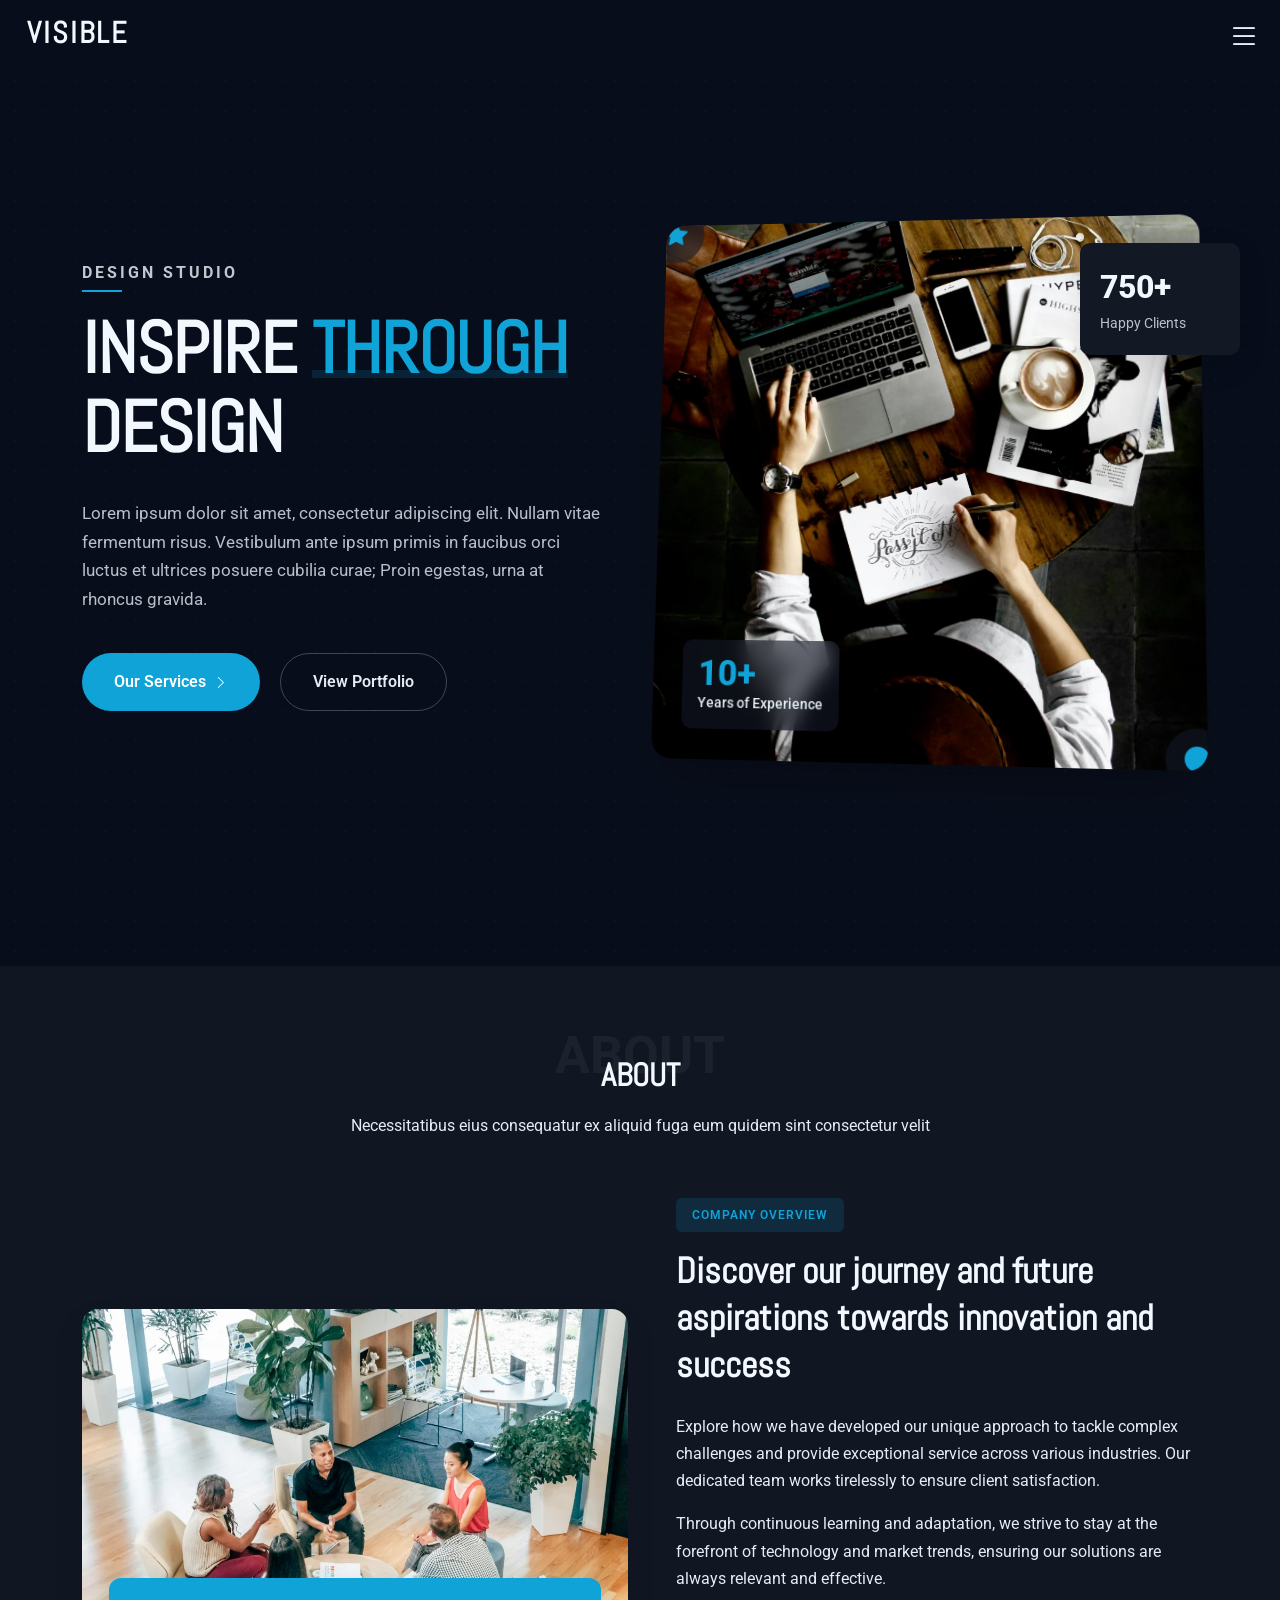
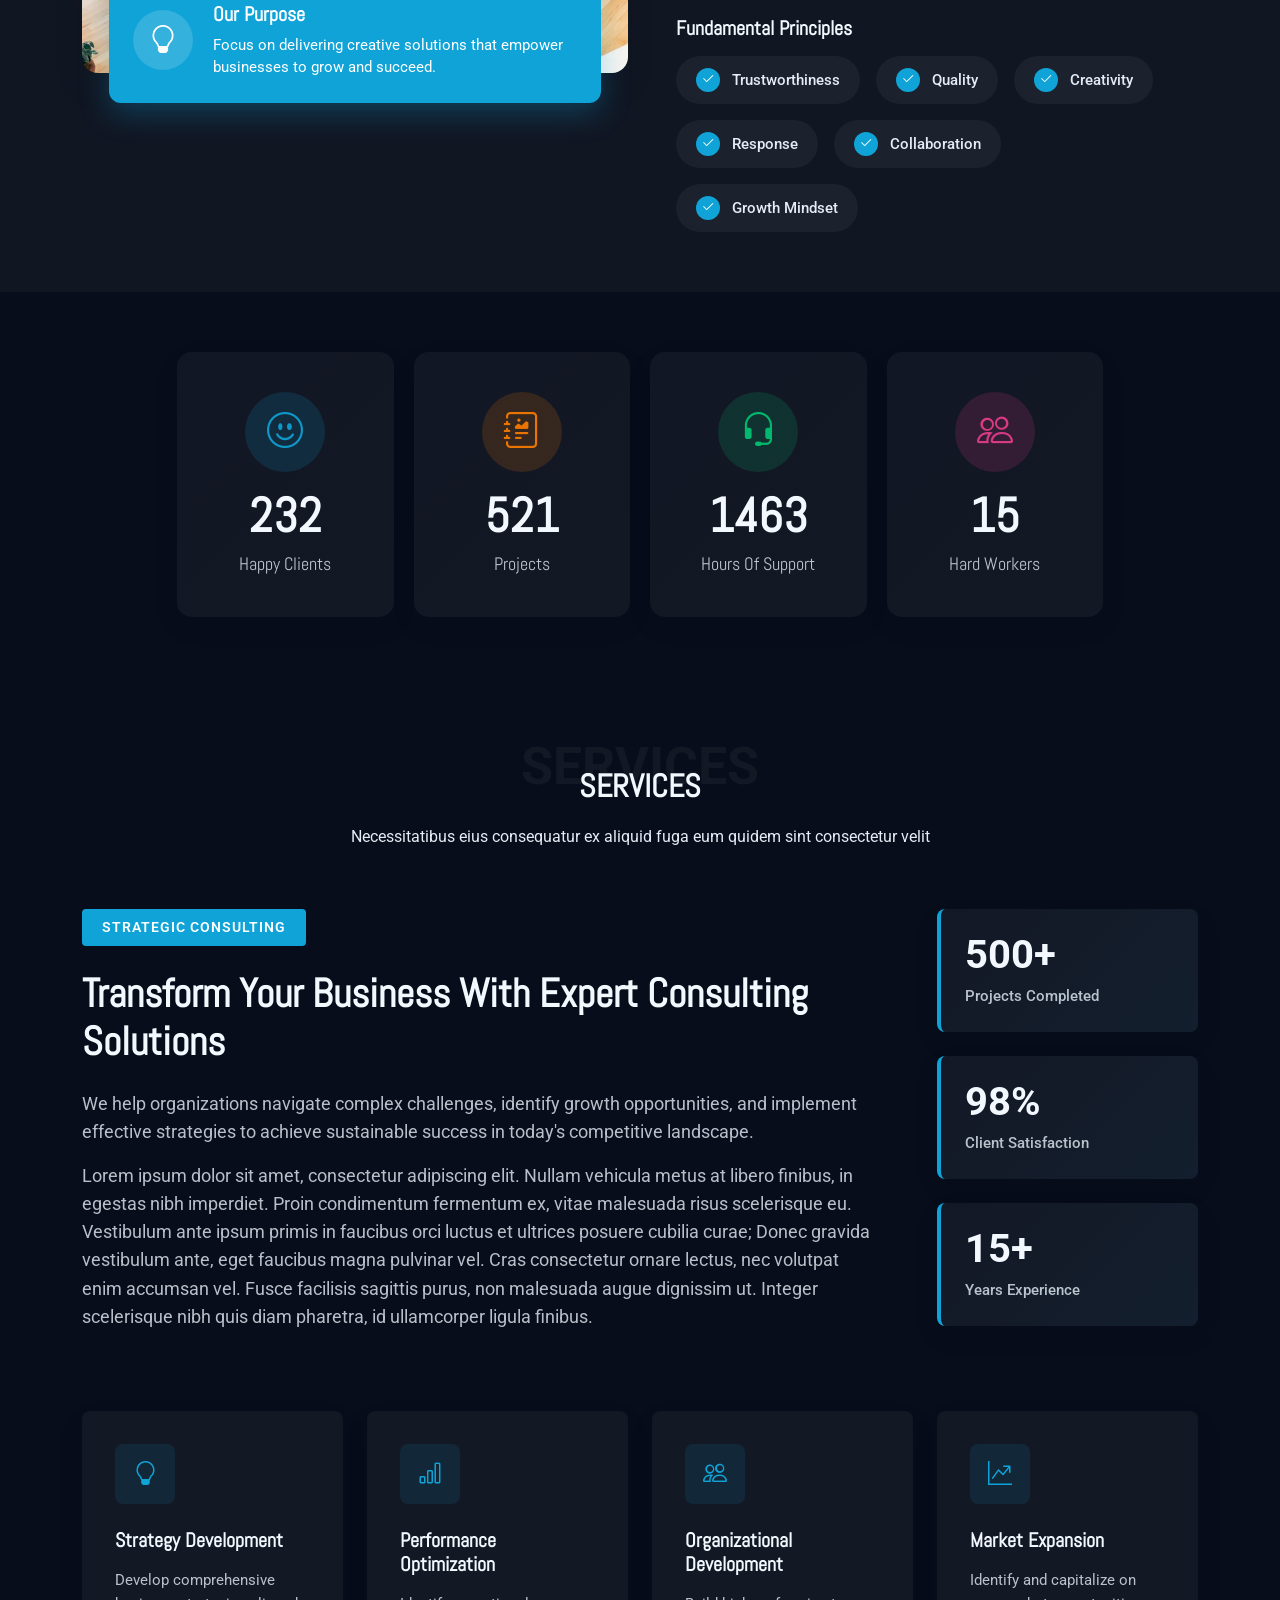
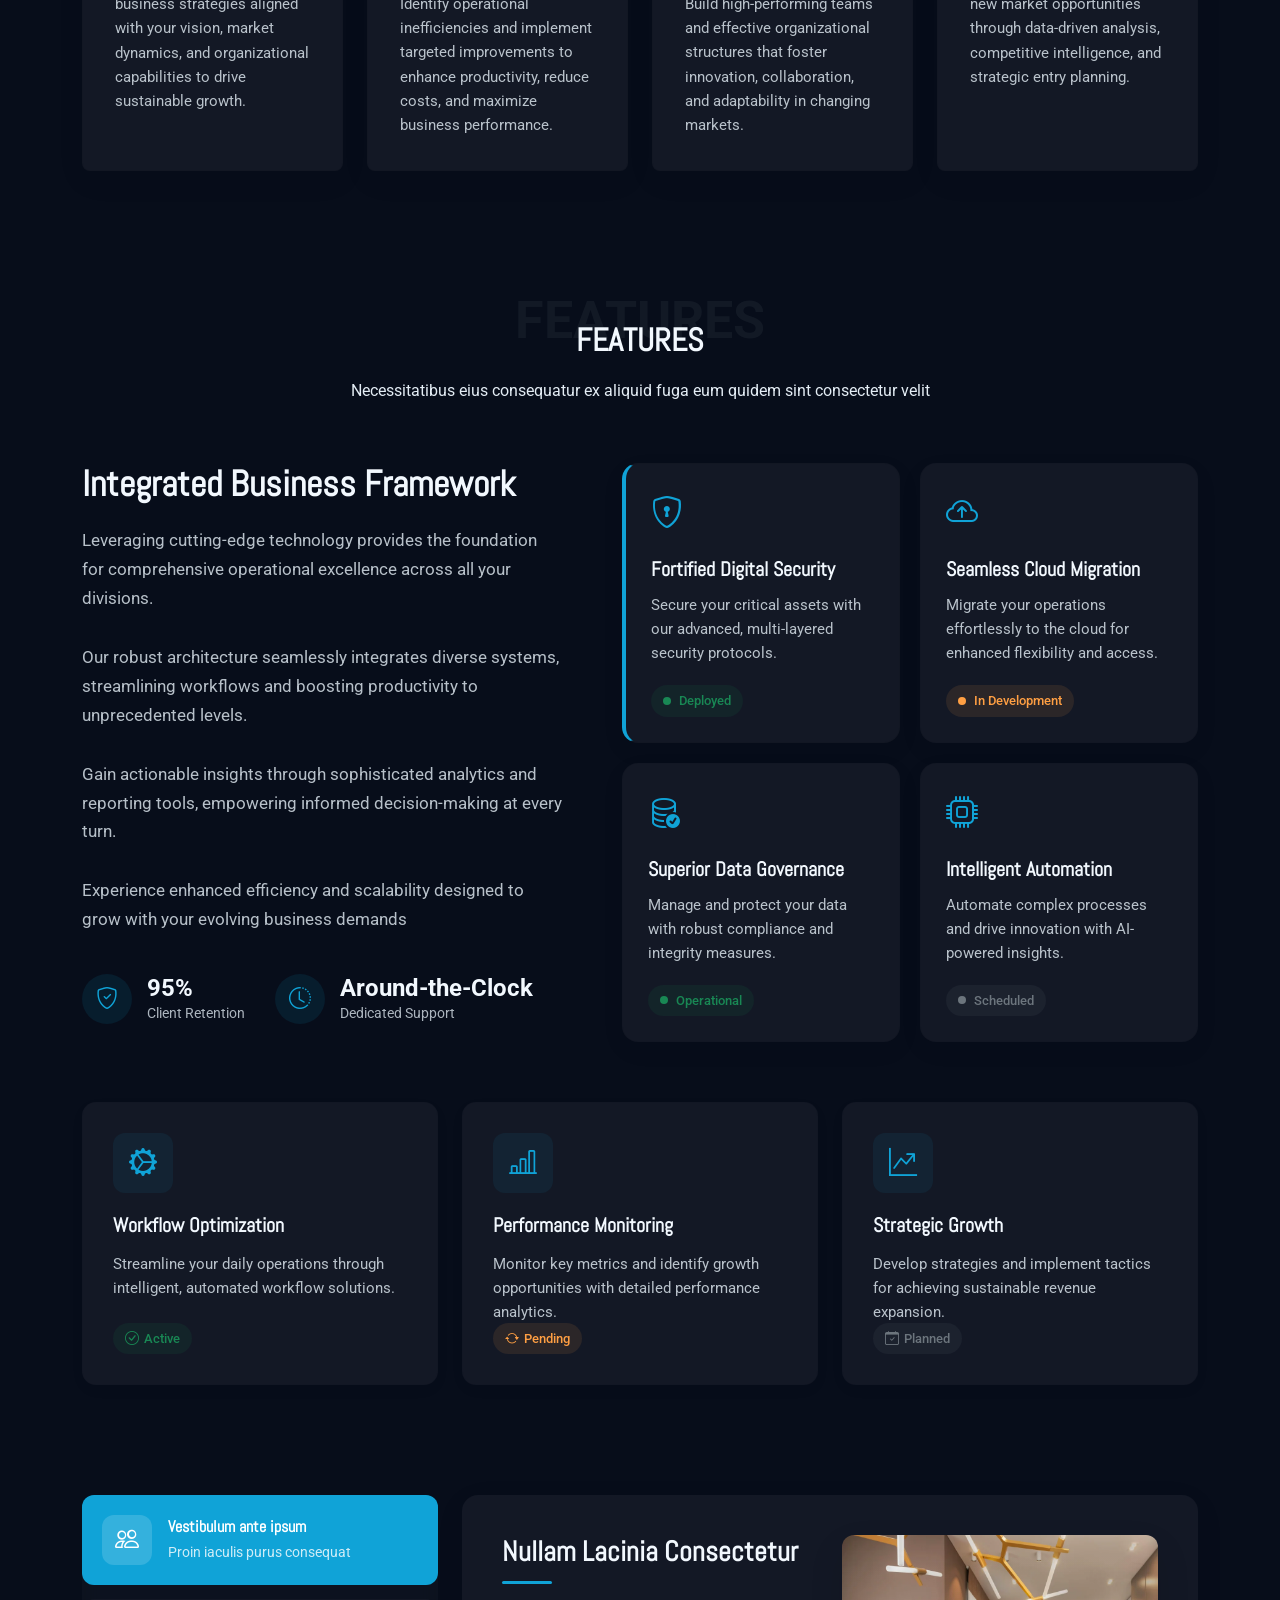
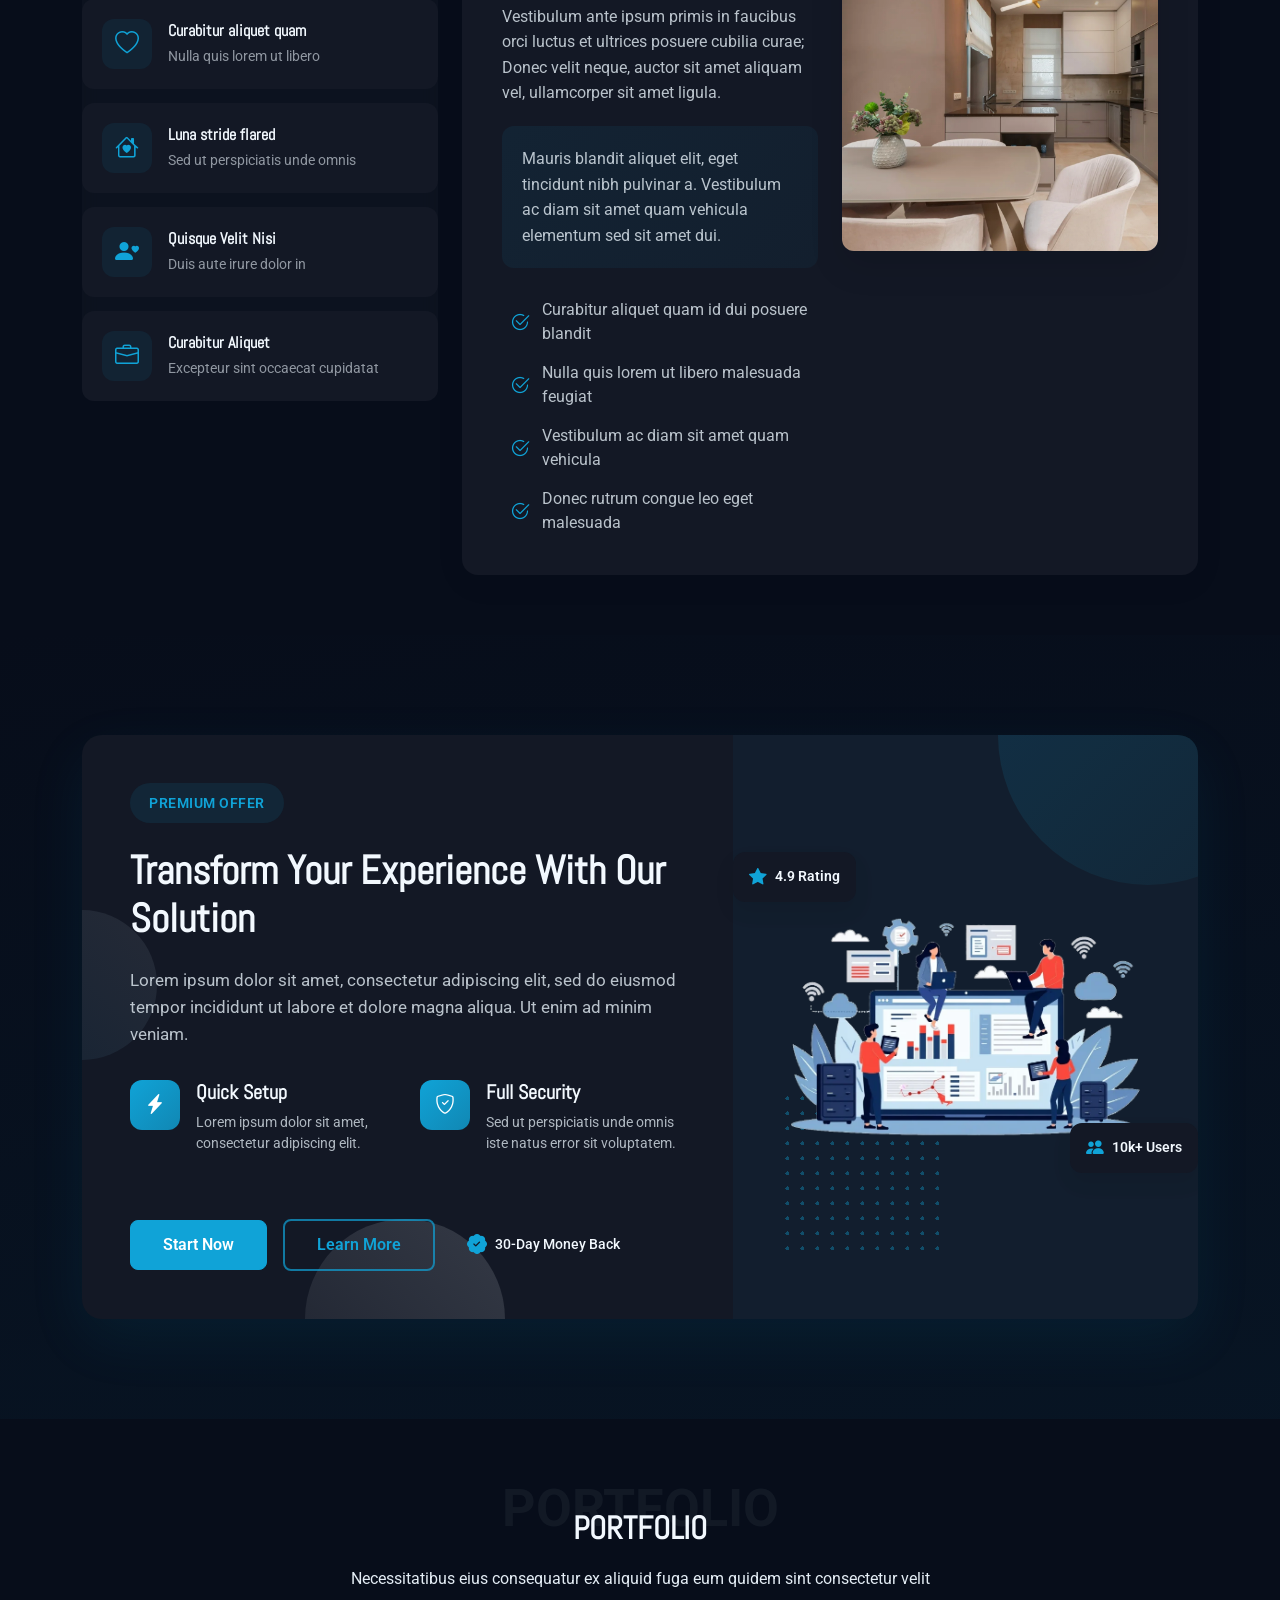
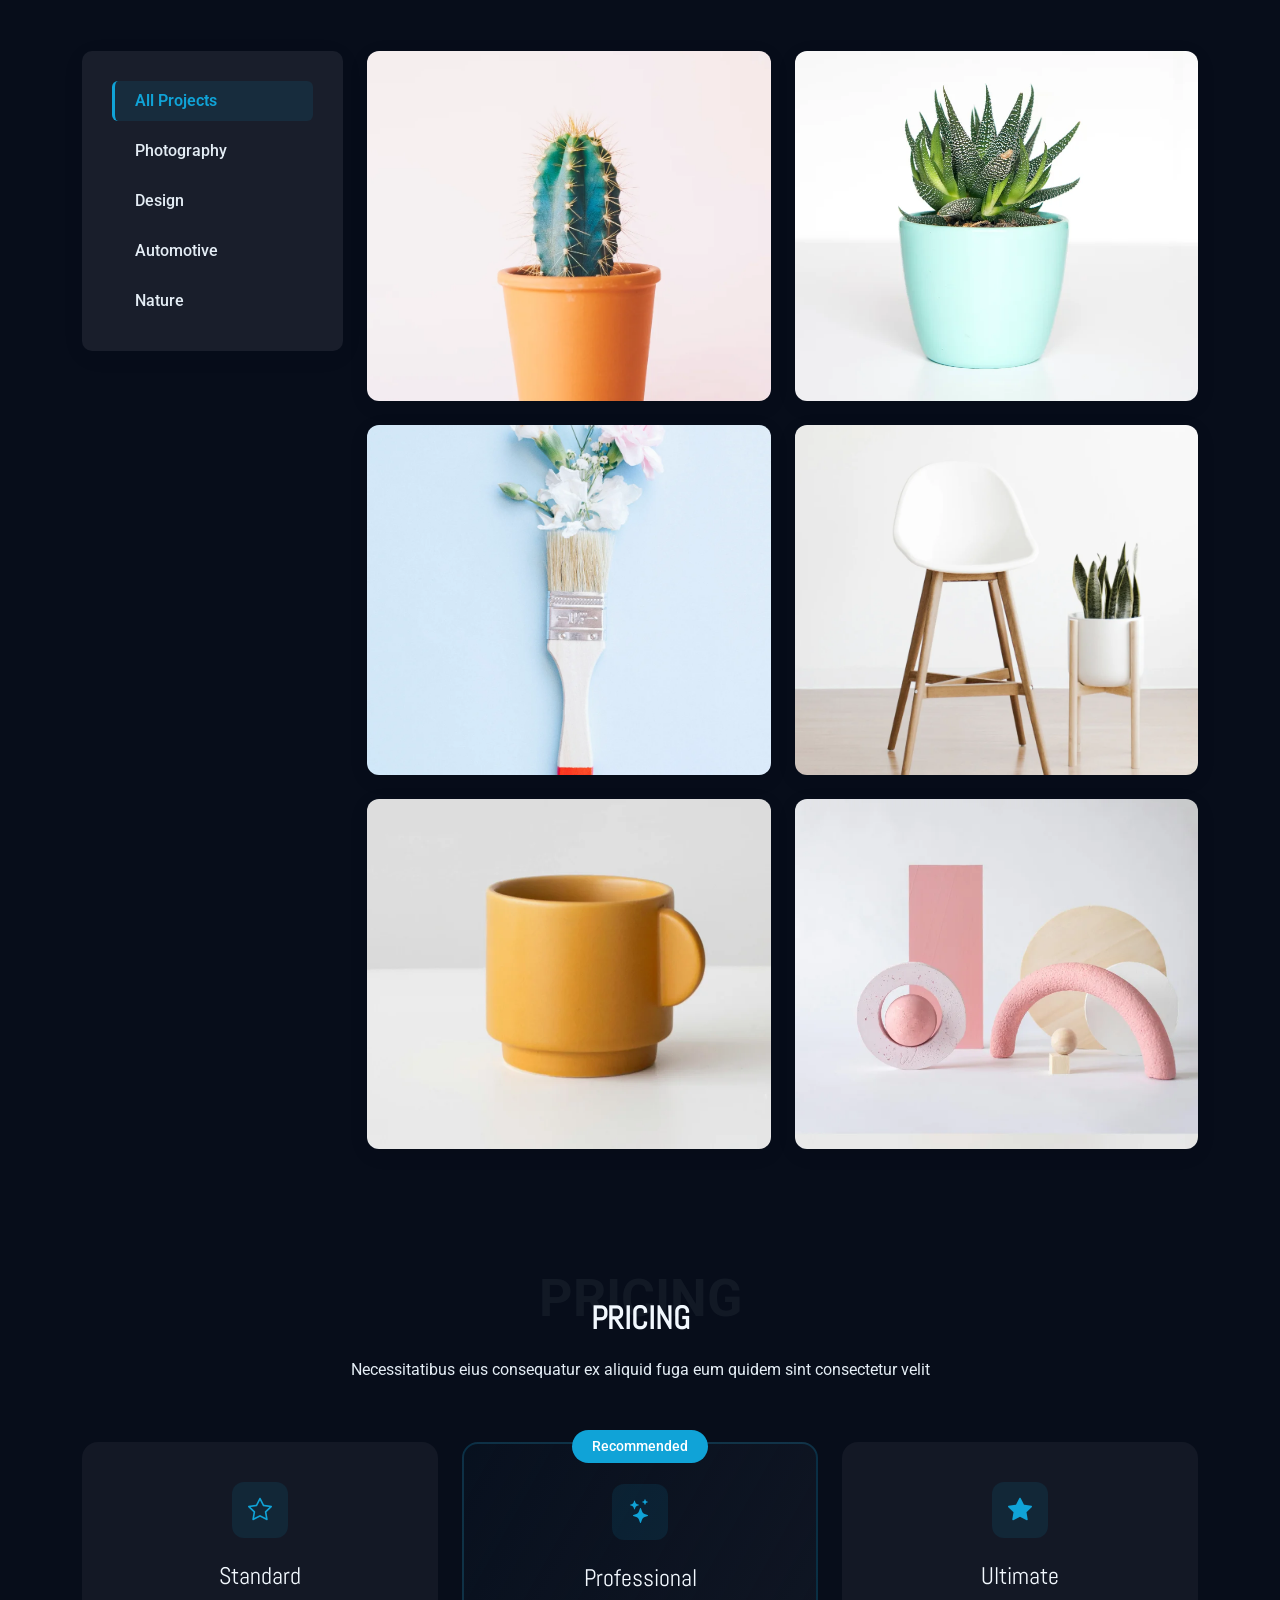
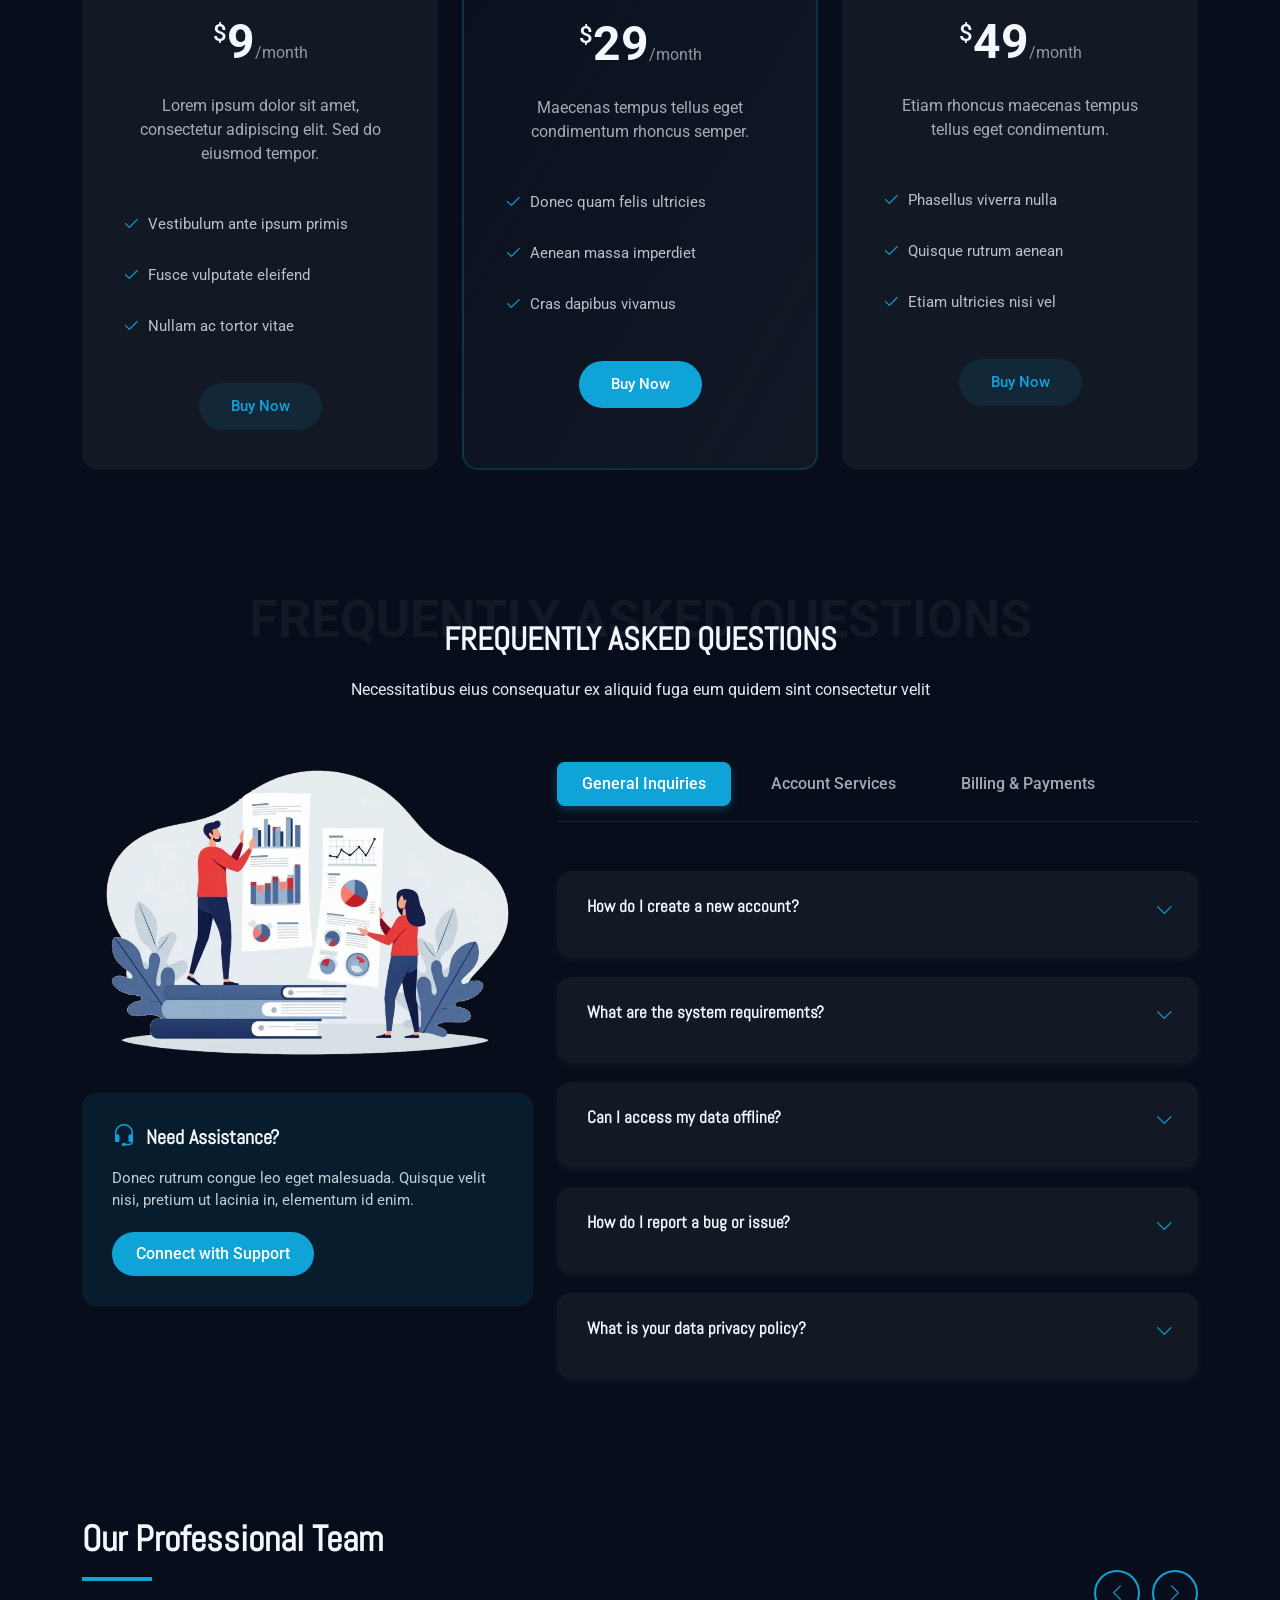
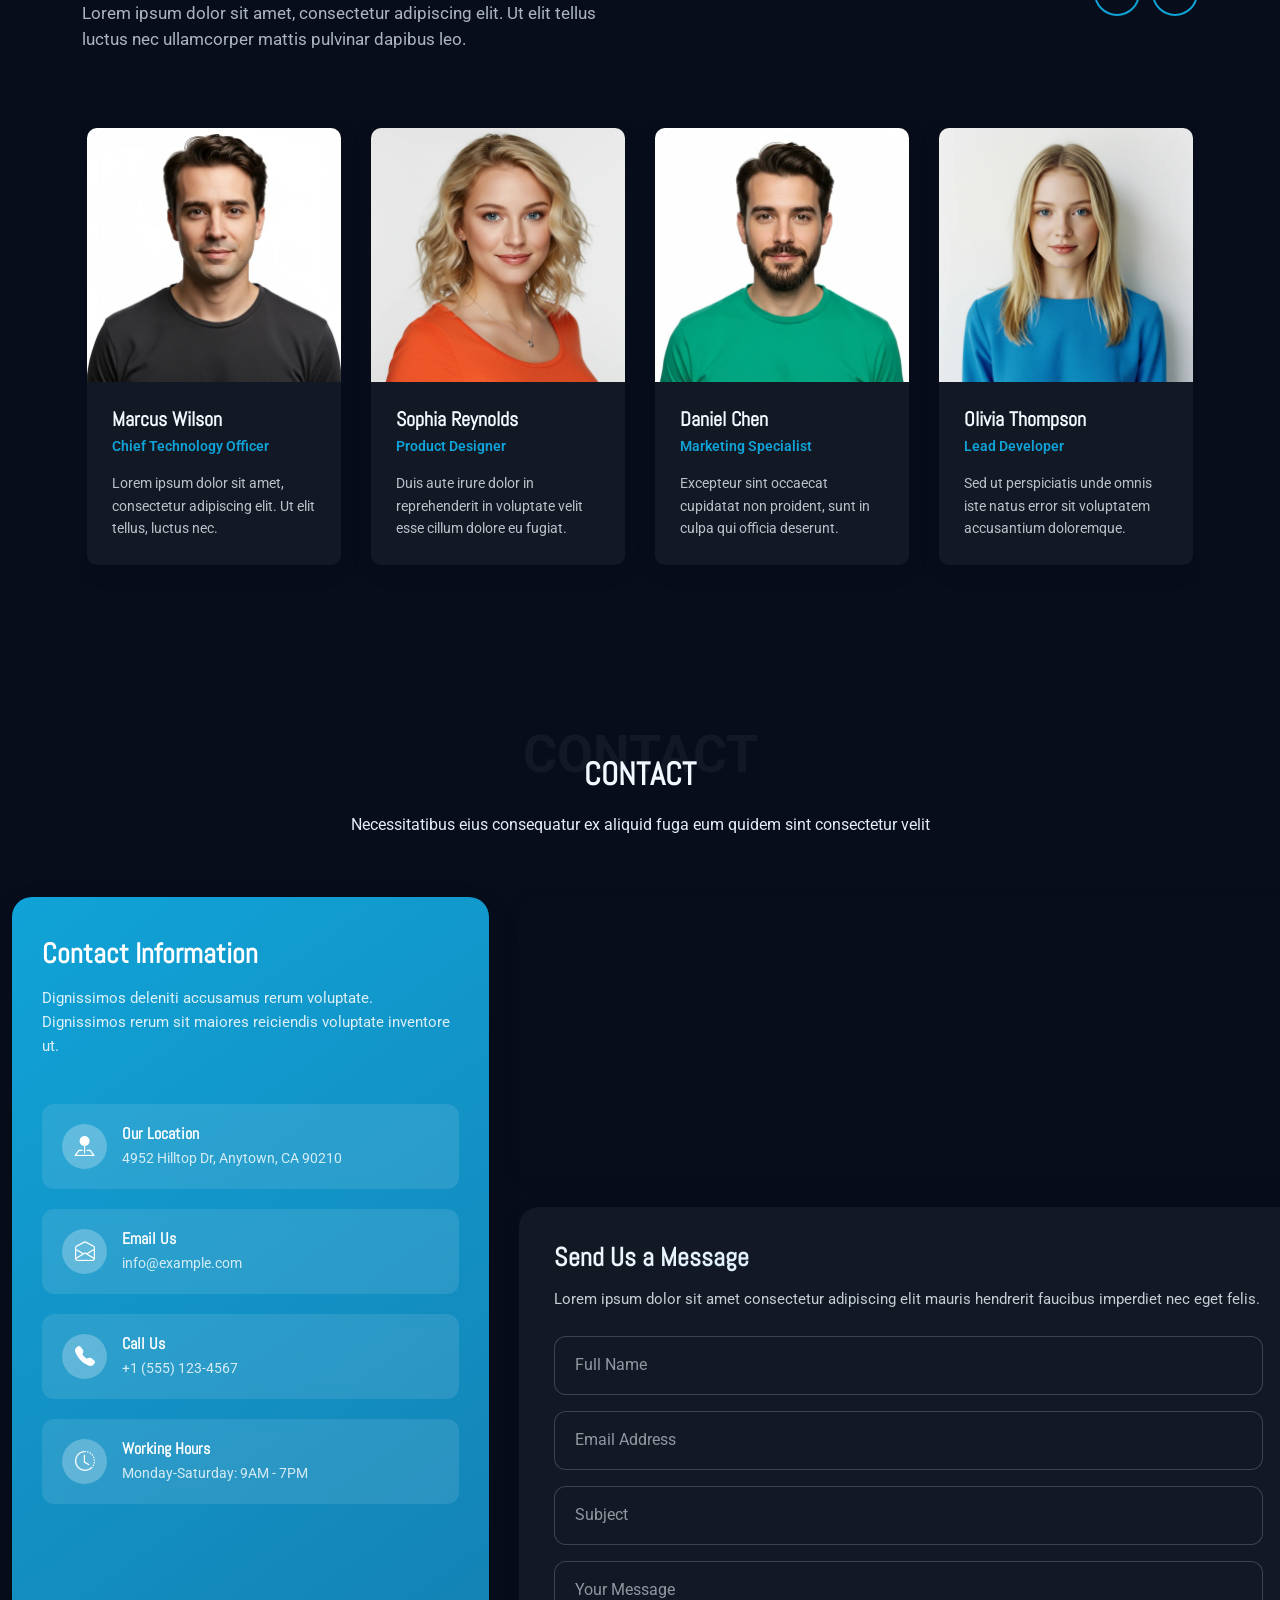
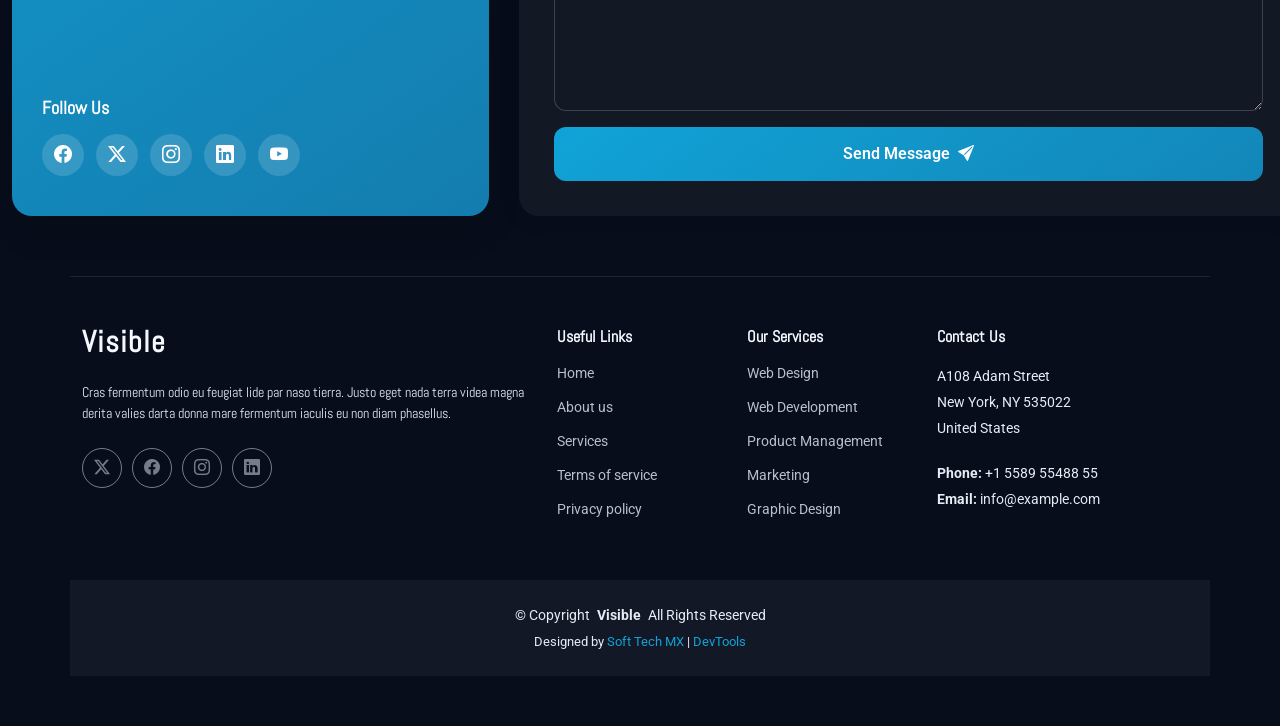
<file: index.html>
<!DOCTYPE html>
<html lang="en">

    <head>
        <meta charset="utf-8">
        <meta content="width=device-width, initial-scale=1.0" name="viewport">
        <title>Index - Visible</title>
        <meta name="description" content="">
        <meta name="keywords" content="">

        <!-- Favicons -->
        <link href="assets/img/favicon.png" rel="icon">
        <link href="assets/img/apple-touch-icon.png" rel="apple-touch-icon">

        <!-- Fonts -->
        <link href="https://fonts.googleapis.com" rel="preconnect">
        <link href="https://fonts.gstatic.com" rel="preconnect" crossorigin>
        <link href="https://fonts.googleapis.com/css2?family=Roboto:ital,wght@0,100;0,300;0,400;0,500;0,700;0,900;1,100;1,300;1,400;1,500;1,700;1,900&family=Mukta:wght@200;300;400;500;600;700;800&family=Abel:wght@400&display=swap" rel="stylesheet">

        <!-- Vendor CSS Files -->
        <link href="assets/vendor/bootstrap/css/bootstrap.min.css" rel="stylesheet">
        <link href="assets/vendor/bootstrap-icons/bootstrap-icons.css" rel="stylesheet">
        <link href="assets/vendor/aos/aos.css" rel="stylesheet">
        <link href="assets/vendor/swiper/swiper-bundle.min.css" rel="stylesheet">
        <link href="assets/vendor/glightbox/css/glightbox.min.css" rel="stylesheet">

        <!-- Main CSS File -->
        <link href="assets/css/main.css" rel="stylesheet">
    </head>

    <body class="index-page">

        <header id="header" class="header d-flex align-items-center position-relative">
            <div class="container-fluid position-relative d-flex align-items-center justify-content-between">

                <a href="index.html" class="logo d-flex align-items-center">
                    <!-- Uncomment the line below if you also wish to use an image logo -->
                    <!-- <img src="assets/img/logo.webp" alt=""> -->
                    <h1 class="sitename">Visible</h1>
                </a>

                <nav id="navmenu" class="navmenu">
                    <ul>
                        <li><a href="#hero" class="active">Home</a></li>
                        <li><a href="#about">About</a></li>
                        <li><a href="#services">Services</a></li>
                        <li><a href="#portfolio">Portfolio</a></li>
                        <li><a href="#team">Team</a></li>
                        <li class="dropdown"><a href="#"><span>Dropdown</span> <i class="bi bi-chevron-down toggle-dropdown"></i></a>
                            <ul>
                                <li><a href="#">Dropdown 1</a></li>
                                <li class="dropdown"><a href="#"><span>Deep Dropdown</span> <i class="bi bi-chevron-down toggle-dropdown"></i></a>
                                    <ul>
                                        <li><a href="#">Deep Dropdown 1</a></li>
                                        <li><a href="#">Deep Dropdown 2</a></li>
                                        <li><a href="#">Deep Dropdown 3</a></li>
                                        <li><a href="#">Deep Dropdown 4</a></li>
                                        <li><a href="#">Deep Dropdown 5</a></li>
                                    </ul>
                                </li>
                                <li><a href="#">Dropdown 2</a></li>
                                <li><a href="#">Dropdown 3</a></li>
                                <li><a href="#">Dropdown 4</a></li>
                            </ul>
                        </li>
                        <li><a href="#contact">Contact</a></li>
                    </ul>
                    <i class="mobile-nav-toggle d-xl-none bi bi-list"></i>
                </nav>

            </div>
        </header>

        <main class="main">

            <!-- Hero Section -->
            <section id="hero" class="hero section">
                <div class="container">
                    <div class="row align-items-center">
                        <div class="col-lg-6 hero-content" data-aos="fade-up" data-aos-delay="100">
                            <div class="subtitle">
                                <span>DESIGN STUDIO</span>
                            </div>

                            <h1 class="title">
                                INSPIRE <span class="highlight">THROUGH</span> DESIGN
                            </h1>

                            <div class="description">
                                <p>Lorem ipsum dolor sit amet, consectetur adipiscing elit. Nullam vitae fermentum risus. Vestibulum ante ipsum primis in faucibus orci luctus et ultrices posuere cubilia curae; Proin egestas, urna at rhoncus gravida.</p>
                            </div>

                            <div class="hero-buttons">
                                <a href="#services" class="primary-btn">
                                    Our Services
                                    <i class="bi bi-chevron-right"></i>
                                </a>
                                <a href="#portfolio" class="secondary-btn">
                                    View Portfolio
                                </a>
                            </div>
                        </div>

                        <div class="col-lg-6 hero-visual" data-aos="fade-up" data-aos-delay="200">
                            <div class="image-wrapper">
                                <img src="assets/img/misc/misc-square-16.webp" alt="Creative Design" class="main-image">

                                <div class="floating-element top-left">
                                    <i class="bi bi-star-fill"></i>
                                </div>

                                <div class="floating-element bottom-right">
                                    <i class="bi bi-circle-fill"></i>
                                </div>

                                <div class="experience-badge">
                                    <span class="years">10+</span>
                                    <span class="text">Years of Experience</span>
                                </div>
                            </div>

                            <div class="client-counter">
                                <div class="counter-number">
                                    <span>750+</span>
                                </div>
                                <div class="counter-text">
                                    <span>Happy Clients</span>
                                </div>
                            </div>
                        </div>
                    </div>
                </div>
            </section><!-- /Hero Section -->

            <!-- About Section -->
            <section id="about" class="about section light-background">

                <!-- Section Title -->
                <div class="container section-title" data-aos="fade-up">
                    <span class="description-title">About</span>
                    <h2>About</h2>
                    <p>Necessitatibus eius consequatur ex aliquid fuga eum quidem sint consectetur velit</p>
                </div><!-- End Section Title -->

                <div class="container" data-aos="fade-up" data-aos-delay="100">

                    <div class="row align-items-center gy-5">
                        <div class="col-lg-6" data-aos="fade-up" data-aos-delay="100">
                            <div class="about-image-wrapper position-relative">
                                <img src="assets/img/about/about-8.webp" alt="About Us" class="img-fluid rounded-4">
                                <div class="mission-card">
                                    <div class="mission-icon">
                                        <i class="bi bi-lightbulb"></i>
                                    </div>
                                    <div class="mission-content">
                                        <h4>Our Purpose</h4>
                                        <p>Focus on delivering creative solutions that empower businesses to grow and succeed.</p>
                                    </div>
                                </div>
                            </div>
                        </div>

                        <div class="col-lg-6" data-aos="fade-up" data-aos-delay="200">
                            <div class="about-content ps-lg-4">
                                <div class="tag-badge" data-aos="fade-up" data-aos-delay="100">COMPANY OVERVIEW</div>
                                <h2 class="mb-4" data-aos="fade-up" data-aos-delay="200">Discover our journey and future aspirations towards innovation and success</h2>

                                <div class="about-info" data-aos="fade-up" data-aos-delay="300">
                                    <p>Explore how we have developed our unique approach to tackle complex challenges and provide exceptional service across various industries. Our dedicated team works tirelessly to ensure client satisfaction.</p>
                                    <p>Through continuous learning and adaptation, we strive to stay at the forefront of technology and market trends, ensuring our solutions are always relevant and effective.</p>
                                </div>

                                <h4 class="values-title mt-4 mb-3" data-aos="fade-up" data-aos-delay="400">Fundamental Principles</h4>

                                <div class="values-list" data-aos="fade-up" data-aos-delay="500">
                                    <div class="value-item">
                                        <div class="value-icon"><i class="bi bi-check2"></i></div>
                                        <span class="value-text">Trustworthiness</span>
                                    </div>
                                    <div class="value-item">
                                        <div class="value-icon"><i class="bi bi-check2"></i></div>
                                        <span class="value-text">Quality</span>
                                    </div>
                                    <div class="value-item">
                                        <div class="value-icon"><i class="bi bi-check2"></i></div>
                                        <span class="value-text">Creativity</span>
                                    </div>
                                    <div class="value-item">
                                        <div class="value-icon"><i class="bi bi-check2"></i></div>
                                        <span class="value-text">Response</span>
                                    </div>
                                    <div class="value-item">
                                        <div class="value-icon"><i class="bi bi-check2"></i></div>
                                        <span class="value-text">Collaboration</span>
                                    </div>
                                    <div class="value-item">
                                        <div class="value-icon"><i class="bi bi-check2"></i></div>
                                        <span class="value-text">Growth Mindset</span>
                                    </div>
                                </div>
                            </div>
                        </div>
                    </div>

                </div>

            </section><!-- /About Section -->

            <!-- Stats Section -->
            <section id="stats" class="stats section">

                <div class="container" data-aos="fade-up" data-aos-delay="100">

                    <div class="row justify-content-center">
                        <div class="col-lg-10">
                            <div class="stats-wrapper">
                                <div class="stats-item" data-aos="zoom-in" data-aos-delay="150">
                                    <div class="icon-wrapper">
                                        <i class="bi bi-emoji-smile"></i>
                                    </div>
                                    <span data-purecounter-start="0" data-purecounter-end="232" data-purecounter-duration="1" class="purecounter"></span>
                                    <p>Happy Clients</p>
                                </div><!-- End Stats Item -->

                                <div class="stats-item" data-aos="zoom-in" data-aos-delay="200">
                                    <div class="icon-wrapper">
                                        <i class="bi bi-journal-richtext"></i>
                                    </div>
                                    <span data-purecounter-start="0" data-purecounter-end="521" data-purecounter-duration="1" class="purecounter"></span>
                                    <p>Projects</p>
                                </div><!-- End Stats Item -->

                                <div class="stats-item" data-aos="zoom-in" data-aos-delay="250">
                                    <div class="icon-wrapper">
                                        <i class="bi bi-headset"></i>
                                    </div>
                                    <span data-purecounter-start="0" data-purecounter-end="1463" data-purecounter-duration="1" class="purecounter"></span>
                                    <p>Hours Of Support</p>
                                </div><!-- End Stats Item -->

                                <div class="stats-item" data-aos="zoom-in" data-aos-delay="300">
                                    <div class="icon-wrapper">
                                        <i class="bi bi-people"></i>
                                    </div>
                                    <span data-purecounter-start="0" data-purecounter-end="15" data-purecounter-duration="1" class="purecounter"></span>
                                    <p>Hard Workers</p>
                                </div><!-- End Stats Item -->
                            </div>
                        </div>
                    </div>

                </div>

            </section><!-- /Stats Section -->

            <!-- Services Section -->
            <section id="services" class="services section">

                <!-- Section Title -->
                <div class="container section-title" data-aos="fade-up">
                    <span class="description-title">Services</span>
                    <h2>Services</h2>
                    <p>Necessitatibus eius consequatur ex aliquid fuga eum quidem sint consectetur velit</p>
                </div><!-- End Section Title -->

                <div class="container" data-aos="fade-up" data-aos-delay="100">

                    <div class="services-header">
                        <div class="row">
                            <div class="col-lg-9" data-aos="fade-right">
                                <div class="services-intro">
                                    <div class="services-tag">Strategic Consulting</div>
                                    <h2>Transform Your Business With Expert Consulting Solutions</h2>
                                    <p>We help organizations navigate complex challenges, identify growth opportunities, and implement effective strategies to achieve sustainable success in today's competitive landscape.</p>
                                    <p>Lorem ipsum dolor sit amet, consectetur adipiscing elit. Nullam vehicula metus at libero finibus, in egestas nibh imperdiet. Proin condimentum fermentum ex, vitae malesuada risus scelerisque eu. Vestibulum ante ipsum primis in faucibus orci luctus et ultrices posuere cubilia curae; Donec gravida vestibulum ante, eget faucibus magna pulvinar vel. Cras consectetur ornare lectus, nec volutpat enim accumsan vel. Fusce facilisis sagittis purus, non malesuada augue dignissim ut. Integer scelerisque nibh quis diam pharetra, id ullamcorper ligula finibus.</p>
                                </div>
                            </div>
                            <div class="col-lg-3" data-aos="fade-left">
                                <div class="services-stats">
                                    <div class="stat-item">
                                        <span class="stat-number">500+</span>
                                        <span class="stat-label">Projects Completed</span>
                                    </div>
                                    <div class="stat-item">
                                        <span class="stat-number">98%</span>
                                        <span class="stat-label">Client Satisfaction</span>
                                    </div>
                                    <div class="stat-item">
                                        <span class="stat-number">15+</span>
                                        <span class="stat-label">Years Experience</span>
                                    </div>
                                </div>
                            </div>
                        </div>
                    </div>

                    <div class="row g-4">
                        <div class="col-lg-3 col-md-6" data-aos="fade-up" data-aos-delay="100">
                            <div class="service-card">
                                <div class="service-card-inner">
                                    <div class="service-icon">
                                        <i class="bi bi-lightbulb"></i>
                                    </div>
                                    <h3>Strategy Development</h3>
                                    <p>Develop comprehensive business strategies aligned with your vision, market dynamics, and organizational capabilities to drive sustainable growth.</p>
                                </div>
                            </div>
                        </div>

                        <div class="col-lg-3 col-md-6" data-aos="fade-up" data-aos-delay="200">
                            <div class="service-card">
                                <div class="service-card-inner">
                                    <div class="service-icon">
                                        <i class="bi bi-bar-chart"></i>
                                    </div>
                                    <h3>Performance Optimization</h3>
                                    <p>Identify operational inefficiencies and implement targeted improvements to enhance productivity, reduce costs, and maximize business performance.</p>
                                </div>
                            </div>
                        </div>

                        <div class="col-lg-3 col-md-6" data-aos="fade-up" data-aos-delay="300">
                            <div class="service-card">
                                <div class="service-card-inner">
                                    <div class="service-icon">
                                        <i class="bi bi-people"></i>
                                    </div>
                                    <h3>Organizational Development</h3>
                                    <p>Build high-performing teams and effective organizational structures that foster innovation, collaboration, and adaptability in changing markets.</p>
                                </div>
                            </div>
                        </div>

                        <div class="col-lg-3 col-md-6" data-aos="fade-up" data-aos-delay="400">
                            <div class="service-card">
                                <div class="service-card-inner">
                                    <div class="service-icon">
                                        <i class="bi bi-graph-up-arrow"></i>
                                    </div>
                                    <h3>Market Expansion</h3>
                                    <p>Identify and capitalize on new market opportunities through data-driven analysis, competitive intelligence, and strategic entry planning.</p>
                                </div>
                            </div>
                        </div>
                    </div>

                </div>

            </section><!-- /Services Section -->

            <!-- Features Section -->
            <section id="features" class="features section">

                <!-- Section Title -->
                <div class="container section-title" data-aos="fade-up">
                    <span class="description-title">Features</span>
                    <h2>Features</h2>
                    <p>Necessitatibus eius consequatur ex aliquid fuga eum quidem sint consectetur velit</p>
                </div><!-- End Section Title -->

                <div class="container" data-aos="fade-up" data-aos-delay="100">

                    <div class="features-overview">
                        <div class="main-heading" data-aos="fade-right" data-aos-delay="200">
                            <h2>Integrated Business Framework</h2>
                            <p>Leveraging cutting-edge technology provides the foundation for comprehensive operational excellence across all your divisions.</p>
                            <p>Our robust architecture seamlessly integrates diverse systems, streamlining workflows and boosting productivity to unprecedented levels.</p>
                            <p>Gain actionable insights through sophisticated analytics and reporting tools, empowering informed decision-making at every turn.</p>
                            <p>Experience enhanced efficiency and scalability designed to grow with your evolving business demands</p>
                            <div class="achievement-badges">
                                <div class="achievement">
                                    <span class="achievement-icon">
                                        <i class="bi bi-shield-check"></i>
                                    </span>
                                    <div class="achievement-info">
                                        <span class="achievement-value">95%</span>
                                        <span class="achievement-label">Client Retention</span>
                                    </div>
                                </div>
                                <div class="achievement">
                                    <span class="achievement-icon">
                                        <i class="bi bi-clock-history"></i>
                                    </span>
                                    <div class="achievement-info">
                                        <span class="achievement-value">Around-the-Clock</span>
                                        <span class="achievement-label">Dedicated Support</span>
                                    </div>
                                </div>
                            </div>
                        </div>

                        <div class="features-card-wrapper" data-aos="fade-left" data-aos-delay="300">
                            <div class="features-row">
                                <div class="feature-card feature-primary" data-aos="zoom-in" data-aos-delay="200">
                                    <div class="feature-icon">
                                        <i class="bi bi-shield-lock"></i>
                                    </div>
                                    <div class="feature-details">
                                        <h3>Fortified Digital Security</h3>
                                        <p>Secure your critical assets with our advanced, multi-layered security protocols.</p>
                                        <div class="feature-status active">
                                            <span class="status-indicator"></span>
                                            <span class="status-text">Deployed</span>
                                        </div>
                                    </div>
                                </div>

                                <div class="feature-card" data-aos="zoom-in" data-aos-delay="300">
                                    <div class="feature-icon">
                                        <i class="bi bi-cloud-arrow-up"></i>
                                    </div>
                                    <div class="feature-details">
                                        <h3>Seamless Cloud Migration</h3>
                                        <p>Migrate your operations effortlessly to the cloud for enhanced flexibility and access.</p>
                                        <div class="feature-status pending">
                                            <span class="status-indicator"></span>
                                            <span class="status-text">In Development</span>
                                        </div>
                                    </div>
                                </div>
                            </div>

                            <div class="features-row">
                                <div class="feature-card" data-aos="zoom-in" data-aos-delay="400">
                                    <div class="feature-icon">
                                        <i class="bi bi-database-check"></i>
                                    </div>
                                    <div class="feature-details">
                                        <h3>Superior Data Governance</h3>
                                        <p>Manage and protect your data with robust compliance and integrity measures.</p>
                                        <div class="feature-status active">
                                            <span class="status-indicator"></span>
                                            <span class="status-text">Operational</span>
                                        </div>
                                    </div>
                                </div>

                                <div class="feature-card" data-aos="zoom-in" data-aos-delay="500">
                                    <div class="feature-icon">
                                        <i class="bi bi-cpu"></i>
                                    </div>
                                    <div class="feature-details">
                                        <h3>Intelligent Automation</h3>
                                        <p>Automate complex processes and drive innovation with AI-powered insights.</p>
                                        <div class="feature-status scheduled">
                                            <span class="status-indicator"></span>
                                            <span class="status-text">Scheduled</span>
                                        </div>
                                    </div>
                                </div>
                            </div>
                        </div>
                    </div>

                    <div class="additional-features" data-aos="fade-up" data-aos-delay="100">
                        <div class="row gx-4 gy-4">
                            <div class="col-lg-4 col-md-6" data-aos="fade-up" data-aos-delay="200">
                                <div class="additional-feature-card">
                                    <div class="icon-container">
                                        <i class="bi bi-gear-wide-connected"></i>
                                    </div>
                                    <h4>Workflow Optimization</h4>
                                    <p>Streamline your daily operations through intelligent, automated workflow solutions.</p>
                                    <div class="feature-tag active">
                                        <i class="bi bi-check-circle"></i> Active
                                    </div>
                                </div>
                            </div>

                            <div class="col-lg-4 col-md-6" data-aos="fade-up" data-aos-delay="300">
                                <div class="additional-feature-card">
                                    <div class="icon-container">
                                        <i class="bi bi-bar-chart-line"></i>
                                    </div>
                                    <h4>Performance Monitoring</h4>
                                    <p>Monitor key metrics and identify growth opportunities with detailed performance analytics.</p>
                                    <div class="feature-tag pending">
                                        <i class="bi bi-arrow-repeat"></i> Pending
                                    </div>
                                </div>
                            </div>

                            <div class="col-lg-4 col-md-6" data-aos="fade-up" data-aos-delay="400">
                                <div class="additional-feature-card">
                                    <div class="icon-container">
                                        <i class="bi bi-graph-up-arrow"></i>
                                    </div>
                                    <h4>Strategic Growth</h4>
                                    <p>Develop strategies and implement tactics for achieving sustainable revenue expansion.</p>
                                    <div class="feature-tag scheduled">
                                        <i class="bi bi-calendar-check"></i> Planned
                                    </div>
                                </div>
                            </div>
                        </div>
                    </div>
                </div>

            </section><!-- /Features Section -->

            <!-- Features Alt Section -->
            <section id="features-alt" class="features-alt section">

                <div class="container" data-aos="fade-up" data-aos-delay="100">

                    <div class="row g-4">
                        <div class="col-lg-4">
                            <ul class="nav nav-tabs flex-column" role="tablist" data-aos="fade-right" data-aos-delay="200">
                                <li class="nav-item">
                                    <a class="nav-link active" data-bs-toggle="tab" data-bs-target="#features-alt-tab-1" role="tab">
                                        <div class="d-flex align-items-center">
                                            <div class="icon-box">
                                                <i class="bi bi-people"></i>
                                            </div>
                                            <div class="ms-3">
                                                <h4>Vestibulum ante ipsum</h4>
                                                <p>Proin iaculis purus consequat</p>
                                            </div>
                                        </div>
                                    </a>
                                </li>
                                <li class="nav-item">
                                    <a class="nav-link" data-bs-toggle="tab" data-bs-target="#features-alt-tab-2" role="tab">
                                        <div class="d-flex align-items-center">
                                            <div class="icon-box">
                                                <i class="bi bi-heart"></i>
                                            </div>
                                            <div class="ms-3">
                                                <h4>Curabitur aliquet quam</h4>
                                                <p>Nulla quis lorem ut libero</p>
                                            </div>
                                        </div>
                                    </a>
                                </li>
                                <li class="nav-item">
                                    <a class="nav-link" data-bs-toggle="tab" data-bs-target="#features-alt-tab-3" role="tab">
                                        <div class="d-flex align-items-center">
                                            <div class="icon-box">
                                                <i class="bi bi-house-heart"></i>
                                            </div>
                                            <div class="ms-3">
                                                <h4>Luna stride flared</h4>
                                                <p>Sed ut perspiciatis unde omnis</p>
                                            </div>
                                        </div>
                                    </a>
                                </li>
                                <li class="nav-item">
                                    <a class="nav-link" data-bs-toggle="tab" data-bs-target="#features-alt-tab-4" role="tab">
                                        <div class="d-flex align-items-center">
                                            <div class="icon-box">
                                                <i class="bi bi-person-heart"></i>
                                            </div>
                                            <div class="ms-3">
                                                <h4>Quisque Velit Nisi</h4>
                                                <p>Duis aute irure dolor in</p>
                                            </div>
                                        </div>
                                    </a>
                                </li>
                                <li class="nav-item">
                                    <a class="nav-link" data-bs-toggle="tab" data-bs-target="#features-alt-tab-5" role="tab">
                                        <div class="d-flex align-items-center">
                                            <div class="icon-box">
                                                <i class="bi bi-briefcase"></i>
                                            </div>
                                            <div class="ms-3">
                                                <h4>Curabitur Aliquet</h4>
                                                <p>Excepteur sint occaecat cupidatat</p>
                                            </div>
                                        </div>
                                    </a>
                                </li>
                            </ul>
                        </div>

                        <div class="col-lg-8">
                            <div class="tab-content" data-aos="fade-up" data-aos-delay="300">
                                <div class="tab-pane fade active show" id="features-alt-tab-1" role="tabpanel">
                                    <div class="content-box">
                                        <div class="row g-4">
                                            <div class="col-lg-6">
                                                <h3>Nullam Lacinia Consectetur</h3>
                                                <p>Vestibulum ante ipsum primis in faucibus orci luctus et ultrices posuere cubilia curae; Donec velit
                                                    neque, auctor sit amet aliquam vel, ullamcorper sit amet ligula.</p>
                                                <p class="highlight">Mauris blandit aliquet elit, eget tincidunt nibh pulvinar a. Vestibulum ac diam
                                                    sit amet quam vehicula elementum sed sit amet dui.</p>
                                                <ul class="features-list">
                                                    <li>
                                                        <i class="bi bi-check2-circle"></i>
                                                        <span>Curabitur aliquet quam id dui posuere blandit</span>
                                                    </li>
                                                    <li>
                                                        <i class="bi bi-check2-circle"></i>
                                                        <span>Nulla quis lorem ut libero malesuada feugiat</span>
                                                    </li>
                                                    <li>
                                                        <i class="bi bi-check2-circle"></i>
                                                        <span>Vestibulum ac diam sit amet quam vehicula</span>
                                                    </li>
                                                    <li>
                                                        <i class="bi bi-check2-circle"></i>
                                                        <span>Donec rutrum congue leo eget malesuada</span>
                                                    </li>
                                                </ul>
                                            </div>
                                            <div class="col-lg-6">
                                                <div class="image-box">
                                                    <img src="assets/img/misc/misc-square-6.webp" alt="" class="img-fluid" loading="lazy">
                                                </div>
                                            </div>
                                        </div>
                                    </div>
                                </div>

                                <div class="tab-pane fade" id="features-alt-tab-2" role="tabpanel">
                                    <div class="content-box">
                                        <div class="row g-4">
                                            <div class="col-lg-6">
                                                <h3>Sed Porttitor Lectus Nibh</h3>
                                                <p>Curabitur non nulla sit amet nisl tempus convallis quis ac lectus. Proin eget tortor risus.
                                                    Vestibulum ante ipsum primis in faucibus.</p>
                                                <p class="highlight">Nulla quis lorem ut libero malesuada feugiat. Nulla quis lorem ut libero
                                                    malesuada feugiat.</p>
                                                <ul class="features-list">
                                                    <li>
                                                        <i class="bi bi-check2-circle"></i>
                                                        <span>Vivamus suscipit tortor eget felis porttitor</span>
                                                    </li>
                                                    <li>
                                                        <i class="bi bi-check2-circle"></i>
                                                        <span>Curabitur aliquet quam id dui posuere</span>
                                                    </li>
                                                    <li>
                                                        <i class="bi bi-check2-circle"></i>
                                                        <span>Nulla quis lorem ut libero malesuada</span>
                                                    </li>
                                                    <li>
                                                        <i class="bi bi-check2-circle"></i>
                                                        <span>Vestibulum ac diam sit amet quam</span>
                                                    </li>
                                                </ul>
                                            </div>
                                            <div class="col-lg-6">
                                                <div class="image-box">
                                                    <img src="assets/img/misc/misc-square-13.webp" alt="" class="img-fluid" loading="lazy">
                                                </div>
                                            </div>
                                        </div>
                                    </div>
                                </div>

                                <div class="tab-pane fade" id="features-alt-tab-3" role="tabpanel">
                                    <div class="content-box">
                                        <div class="row g-4">
                                            <div class="col-lg-6">
                                                <h3>Praesent Sapien Massa</h3>
                                                <p>Quisque velit nisi, pretium ut lacinia in, elementum id enim. Vestibulum ante ipsum primis in
                                                    faucibus orci luctus et ultrices posuere cubilia Curae.</p>
                                                <p class="highlight">Donec sollicitudin molestie malesuada. Vestibulum ac diam sit amet quam vehicula
                                                    elementum sed sit amet dui.</p>
                                                <ul class="features-list">
                                                    <li>
                                                        <i class="bi bi-check2-circle"></i>
                                                        <span>Curabitur non nulla sit amet nisl</span>
                                                    </li>
                                                    <li>
                                                        <i class="bi bi-check2-circle"></i>
                                                        <span>Vestibulum ac diam sit amet quam</span>
                                                    </li>
                                                    <li>
                                                        <i class="bi bi-check2-circle"></i>
                                                        <span>Donec rutrum congue leo eget</span>
                                                    </li>
                                                    <li>
                                                        <i class="bi bi-check2-circle"></i>
                                                        <span>Nulla quis lorem ut libero</span>
                                                    </li>
                                                </ul>
                                            </div>
                                            <div class="col-lg-6">
                                                <div class="image-box">
                                                    <img src="assets/img/misc/misc-square-3.webp" alt="" class="img-fluid" loading="lazy">
                                                </div>
                                            </div>
                                        </div>
                                    </div>
                                </div>

                                <div class="tab-pane fade" id="features-alt-tab-4" role="tabpanel">
                                    <div class="content-box">
                                        <div class="row g-4">
                                            <div class="col-lg-6">
                                                <h3>Curabitur Aliquet Quam</h3>
                                                <p>Donec sollicitudin molestie malesuada. Vestibulum ac diam sit amet quam vehicula elementum sed sit
                                                    amet dui. Curabitur aliquet quam id dui posuere blandit.</p>
                                                <p class="highlight">Vestibulum ac diam sit amet quam vehicula elementum sed sit amet dui. Curabitur
                                                    non nulla sit amet nisl tempus.</p>
                                                <ul class="features-list">
                                                    <li>
                                                        <i class="bi bi-check2-circle"></i>
                                                        <span>Nulla quis lorem ut libero malesuada</span>
                                                    </li>
                                                    <li>
                                                        <i class="bi bi-check2-circle"></i>
                                                        <span>Curabitur aliquet quam id dui</span>
                                                    </li>
                                                    <li>
                                                        <i class="bi bi-check2-circle"></i>
                                                        <span>Vestibulum ac diam sit amet</span>
                                                    </li>
                                                    <li>
                                                        <i class="bi bi-check2-circle"></i>
                                                        <span>Donec rutrum congue leo</span>
                                                    </li>
                                                </ul>
                                            </div>
                                            <div class="col-lg-6">
                                                <div class="image-box">
                                                    <img src="assets/img/misc/misc-square-5.webp" alt="" class="img-fluid" loading="lazy">
                                                </div>
                                            </div>
                                        </div>
                                    </div>
                                </div>

                                <div class="tab-pane fade" id="features-alt-tab-5" role="tabpanel">
                                    <div class="content-box">
                                        <div class="row g-4">
                                            <div class="col-lg-6">
                                                <h3>Vestibulum Ante Ipsum</h3>
                                                <p>Curabitur non nulla sit amet nisl tempus convallis quis ac lectus. Quisque velit nisi, pretium ut
                                                    lacinia in, elementum id enim.</p>
                                                <p class="highlight">Donec rutrum congue leo eget malesuada. Vestibulum ac diam sit amet quam vehicula
                                                    elementum sed sit amet dui.</p>
                                                <ul class="features-list">
                                                    <li>
                                                        <i class="bi bi-check2-circle"></i>
                                                        <span>Vivamus suscipit tortor eget felis</span>
                                                    </li>
                                                    <li>
                                                        <i class="bi bi-check2-circle"></i>
                                                        <span>Curabitur aliquet quam id dui</span>
                                                    </li>
                                                    <li>
                                                        <i class="bi bi-check2-circle"></i>
                                                        <span>Nulla quis lorem ut libero</span>
                                                    </li>
                                                    <li>
                                                        <i class="bi bi-check2-circle"></i>
                                                        <span>Vestibulum ac diam sit amet</span>
                                                    </li>
                                                </ul>
                                            </div>
                                            <div class="col-lg-6">
                                                <div class="image-box">
                                                    <img src="assets/img/misc/misc-square-3.webp" alt="" class="img-fluid" loading="lazy">
                                                </div>
                                            </div>
                                        </div>
                                    </div>
                                </div>
                            </div>
                        </div>
                    </div>

                </div>
            </section><!-- /Features Alt Section -->

            <!-- Call To Action Section -->
            <section id="call-to-action" class="call-to-action section">

                <div class="container" data-aos="fade-up" data-aos-delay="100">

                    <div class="cta-wrapper">
                        <div class="cta-shapes">
                            <div class="shape shape-1"></div>
                            <div class="shape shape-2"></div>
                            <div class="shape shape-3"></div>
                        </div>

                        <div class="row g-0">
                            <div class="col-lg-7">
                                <div class="cta-content p-5" data-aos="fade-right" data-aos-delay="200">
                                    <span class="badge-custom" data-aos="zoom-in" data-aos-delay="300">Premium Offer</span>
                                    <h2 class="mt-4 mb-4">Transform Your Experience With Our Solution</h2>
                                    <p class="mb-4">Lorem ipsum dolor sit amet, consectetur adipiscing elit, sed do eiusmod tempor incididunt ut labore et dolore magna aliqua. Ut enim ad minim veniam.</p>

                                    <div class="row benefits-row mb-5">
                                        <div class="col-md-6" data-aos="fade-up" data-aos-delay="400">
                                            <div class="benefit-item">
                                                <div class="icon-box">
                                                    <i class="bi bi-lightning-charge-fill"></i>
                                                </div>
                                                <div class="benefit-content">
                                                    <h5>Quick Setup</h5>
                                                    <p>Lorem ipsum dolor sit amet, consectetur adipiscing elit.</p>
                                                </div>
                                            </div>
                                        </div>
                                        <div class="col-md-6" data-aos="fade-up" data-aos-delay="500">
                                            <div class="benefit-item">
                                                <div class="icon-box">
                                                    <i class="bi bi-shield-check"></i>
                                                </div>
                                                <div class="benefit-content">
                                                    <h5>Full Security</h5>
                                                    <p>Sed ut perspiciatis unde omnis iste natus error sit voluptatem.</p>
                                                </div>
                                            </div>
                                        </div>
                                    </div>

                                    <div class="action-buttons">
                                        <a href="#" class="btn btn-primary" data-aos="fade-up" data-aos-delay="600">Start Now</a>
                                        <a href="#" class="btn btn-outline" data-aos="fade-up" data-aos-delay="700">Learn More</a>
                                        <div class="guarantee-badge" data-aos="fade-up" data-aos-delay="800">
                                            <i class="bi bi-patch-check-fill"></i>
                                            <span>30-Day Money Back</span>
                                        </div>
                                    </div>
                                </div>
                            </div>

                            <div class="col-lg-5">
                                <div class="cta-image-container" data-aos="zoom-in" data-aos-delay="300">
                                    <img src="assets/img/illustration/illustration-3.webp" alt="Illustration" class="img-fluid main-image">
                                    <div class="floating-element element-1">
                                        <i class="bi bi-star-fill"></i>
                                        <span>4.9 Rating</span>
                                    </div>
                                    <div class="floating-element element-2">
                                        <i class="bi bi-people-fill"></i>
                                        <span>10k+ Users</span>
                                    </div>
                                    <div class="pattern-dots"></div>
                                </div>
                            </div>
                        </div>
                    </div>

                </div>

            </section><!-- /Call To Action Section -->

            <!-- Portfolio Section -->
            <section id="portfolio" class="portfolio section">

                <!-- Section Title -->
                <div class="container section-title" data-aos="fade-up">
                    <span class="description-title">Portfolio</span>
                    <h2>Portfolio</h2>
                    <p>Necessitatibus eius consequatur ex aliquid fuga eum quidem sint consectetur velit</p>
                </div><!-- End Section Title -->

                <div class="container" data-aos="fade-up" data-aos-delay="100">

                    <div class="isotope-layout" data-default-filter="*" data-layout="masonry" data-sort="original-order">

                        <div class="row">
                            <div class="col-lg-3 filter-sidebar">
                                <div class="filters-wrapper" data-aos="fade-right" data-aos-delay="150">
                                    <ul class="portfolio-filters isotope-filters">
                                        <li data-filter="*" class="filter-active">All Projects</li>
                                        <li data-filter=".filter-photography">Photography</li>
                                        <li data-filter=".filter-design">Design</li>
                                        <li data-filter=".filter-automotive">Automotive</li>
                                        <li data-filter=".filter-nature">Nature</li>
                                    </ul>
                                </div>
                            </div>

                            <div class="col-lg-9">
                                <div class="row gy-4 portfolio-container isotope-container" data-aos="fade-up" data-aos-delay="200">

                                    <div class="col-lg-6 col-md-6 portfolio-item isotope-item filter-photography">
                                        <div class="portfolio-wrap">
                                            <img src="assets/img/portfolio/portfolio-portrait-1.webp" class="img-fluid" alt="Portfolio Image" loading="lazy">
                                            <div class="portfolio-info">
                                                <div class="content">
                                                    <span class="category">Photography</span>
                                                    <h4>Capturing Moments</h4>
                                                    <div class="portfolio-links">
                                                        <a href="assets/img/portfolio/portfolio-portrait-1.webp" class="glightbox" title="Capturing Moments"><i class="bi bi-plus-lg"></i></a>
                                                        <a href="portfolio-details.html" title="More Details"><i class="bi bi-arrow-right"></i></a>
                                                    </div>
                                                </div>
                                            </div>
                                        </div>
                                    </div><!-- End Portfolio Item -->

                                    <div class="col-lg-6 col-md-6 portfolio-item isotope-item filter-design">
                                        <div class="portfolio-wrap">
                                            <img src="assets/img/portfolio/portfolio-2.webp" class="img-fluid" alt="Portfolio Image" loading="lazy">
                                            <div class="portfolio-info">
                                                <div class="content">
                                                    <span class="category">Web Design</span>
                                                    <h4>Woodcraft Design</h4>
                                                    <div class="portfolio-links">
                                                        <a href="assets/img/portfolio/portfolio-2.webp" class="glightbox" title="Woodcraft Design"><i class="bi bi-plus-lg"></i></a>
                                                        <a href="portfolio-details.html" title="More Details"><i class="bi bi-arrow-right"></i></a>
                                                    </div>
                                                </div>
                                            </div>
                                        </div>
                                    </div><!-- End Portfolio Item -->

                                    <div class="col-lg-6 col-md-6 portfolio-item isotope-item filter-automotive">
                                        <div class="portfolio-wrap">
                                            <img src="assets/img/portfolio/portfolio-portrait-2.webp" class="img-fluid" alt="Portfolio Image" loading="lazy">
                                            <div class="portfolio-info">
                                                <div class="content">
                                                    <span class="category">Automotive</span>
                                                    <h4>Classic Beauty</h4>
                                                    <div class="portfolio-links">
                                                        <a href="assets/img/portfolio/portfolio-portrait-2.webp" class="glightbox" title="Classic Beauty"><i class="bi bi-plus-lg"></i></a>
                                                        <a href="portfolio-details.html" title="More Details"><i class="bi bi-arrow-right"></i></a>
                                                    </div>
                                                </div>
                                            </div>
                                        </div>
                                    </div><!-- End Portfolio Item -->

                                    <div class="col-lg-6 col-md-6 portfolio-item isotope-item filter-nature">
                                        <div class="portfolio-wrap">
                                            <img src="assets/img/portfolio/portfolio-portrait-4.webp" class="img-fluid" alt="Portfolio Image" loading="lazy">
                                            <div class="portfolio-info">
                                                <div class="content">
                                                    <span class="category">Nature</span>
                                                    <h4>Natural Growth</h4>
                                                    <div class="portfolio-links">
                                                        <a href="assets/img/portfolio/portfolio-portrait-4.webp" class="glightbox" title="Natural Growth"><i class="bi bi-plus-lg"></i></a>
                                                        <a href="portfolio-details.html" title="More Details"><i class="bi bi-arrow-right"></i></a>
                                                    </div>
                                                </div>
                                            </div>
                                        </div>
                                    </div><!-- End Portfolio Item -->

                                    <div class="col-lg-6 col-md-6 portfolio-item isotope-item filter-photography">
                                        <div class="portfolio-wrap">
                                            <img src="assets/img/portfolio/portfolio-5.webp" class="img-fluid" alt="Portfolio Image" loading="lazy">
                                            <div class="portfolio-info">
                                                <div class="content">
                                                    <span class="category">Photography</span>
                                                    <h4>Urban Stories</h4>
                                                    <div class="portfolio-links">
                                                        <a href="assets/img/portfolio/portfolio-5.webp" class="glightbox" title="Urban Stories"><i class="bi bi-plus-lg"></i></a>
                                                        <a href="portfolio-details.html" title="More Details"><i class="bi bi-arrow-right"></i></a>
                                                    </div>
                                                </div>
                                            </div>
                                        </div>
                                    </div><!-- End Portfolio Item -->

                                    <div class="col-lg-6 col-md-6 portfolio-item isotope-item filter-design">
                                        <div class="portfolio-wrap">
                                            <img src="assets/img/portfolio/portfolio-6.webp" class="img-fluid" alt="Portfolio Image" loading="lazy">
                                            <div class="portfolio-info">
                                                <div class="content">
                                                    <span class="category">Web Design</span>
                                                    <h4>Digital Experience</h4>
                                                    <div class="portfolio-links">
                                                        <a href="assets/img/portfolio/portfolio-6.webp" class="glightbox" title="Digital Experience"><i class="bi bi-plus-lg"></i></a>
                                                        <a href="portfolio-details.html" title="More Details"><i class="bi bi-arrow-right"></i></a>
                                                    </div>
                                                </div>
                                            </div>
                                        </div>
                                    </div><!-- End Portfolio Item -->

                                </div><!-- End Portfolio Container -->
                            </div>
                        </div>

                    </div>

                </div>

            </section><!-- /Portfolio Section -->

            <!-- Pricing Section -->
            <section id="pricing" class="pricing section">

                <!-- Section Title -->
                <div class="container section-title" data-aos="fade-up">
                    <span class="description-title">Pricing</span>
                    <h2>Pricing</h2>
                    <p>Necessitatibus eius consequatur ex aliquid fuga eum quidem sint consectetur velit</p>
                </div><!-- End Section Title -->

                <div class="container" data-aos="fade-up" data-aos-delay="100">

                    <div class="row gy-4 justify-content-center">

                        <!-- Basic Plan -->
                        <div class="col-lg-4 col-md-6" data-aos="fade-up" data-aos-delay="100">
                            <div class="pricing-item">
                                <div class="pricing-icon">
                                    <i class="bi bi-star"></i>
                                </div>
                                <h3>Standard</h3>
                                <div class="price">
                                    <span class="currency">$</span>9<span class="period">/month</span>
                                </div>
                                <p class="description">Lorem ipsum dolor sit amet, consectetur adipiscing elit. Sed do eiusmod tempor.</p>
                                <ul class="features-list">
                                    <li>
                                        <i class="bi bi-check2"></i>
                                        Vestibulum ante ipsum primis
                                    </li>
                                    <li>
                                        <i class="bi bi-check2"></i>
                                        Fusce vulputate eleifend
                                    </li>
                                    <li>
                                        <i class="bi bi-check2"></i>
                                        Nullam ac tortor vitae
                                    </li>
                                </ul>
                                <a href="#" class="btn-pricing">Buy Now</a>
                            </div>
                        </div><!-- End Basic Plan -->

                        <!-- Professional Plan -->
                        <div class="col-lg-4 col-md-6" data-aos="fade-up" data-aos-delay="200">
                            <div class="pricing-item featured">
                                <div class="pricing-badge">Recommended</div>
                                <div class="pricing-icon">
                                    <i class="bi bi-stars"></i>
                                </div>
                                <h3>Professional</h3>
                                <div class="price">
                                    <span class="currency">$</span>29<span class="period">/month</span>
                                </div>
                                <p class="description">Maecenas tempus tellus eget condimentum rhoncus semper.</p>
                                <ul class="features-list">
                                    <li>
                                        <i class="bi bi-check2"></i>
                                        Donec quam felis ultricies
                                    </li>
                                    <li>
                                        <i class="bi bi-check2"></i>
                                        Aenean massa imperdiet
                                    </li>
                                    <li>
                                        <i class="bi bi-check2"></i>
                                        Cras dapibus vivamus
                                    </li>
                                </ul>
                                <a href="#" class="btn-pricing">Buy Now</a>
                            </div>
                        </div><!-- End Professional Plan -->

                        <!-- Ultimate Plan -->
                        <div class="col-lg-4 col-md-6" data-aos="fade-up" data-aos-delay="300">
                            <div class="pricing-item">
                                <div class="pricing-icon">
                                    <i class="bi bi-star-fill"></i>
                                </div>
                                <h3>Ultimate</h3>
                                <div class="price">
                                    <span class="currency">$</span>49<span class="period">/month</span>
                                </div>
                                <p class="description">Etiam rhoncus maecenas tempus tellus eget condimentum.</p>
                                <ul class="features-list">
                                    <li>
                                        <i class="bi bi-check2"></i>
                                        Phasellus viverra nulla
                                    </li>
                                    <li>
                                        <i class="bi bi-check2"></i>
                                        Quisque rutrum aenean
                                    </li>
                                    <li>
                                        <i class="bi bi-check2"></i>
                                        Etiam ultricies nisi vel
                                    </li>
                                </ul>
                                <a href="#" class="btn-pricing">Buy Now</a>
                            </div>
                        </div><!-- End Ultimate Plan -->

                    </div>

                </div>

            </section><!-- /Pricing Section -->

            <!-- Faq Section -->
            <section id="faq" class="faq section">

                <!-- Section Title -->
                <div class="container section-title" data-aos="fade-up">
                    <span class="description-title">Frequently Asked Questions</span>
                    <h2>Frequently Asked Questions</h2>
                    <p>Necessitatibus eius consequatur ex aliquid fuga eum quidem sint consectetur velit</p>
                </div><!-- End Section Title -->

                <div class="container" data-aos="fade-up" data-aos-delay="100">

                    <div class="row align-items-start gy-4">
                        <div class="col-lg-5" data-aos="fade-up" data-aos-delay="200">
                            <div class="faq-sidebar">
                                <div class="faq-image">
                                    <img src="assets/img/illustration/illustration-5.webp" alt="FAQ Image" class="img-fluid" loading="lazy">
                                </div>
                                <div class="contact-box">
                                    <h3><i class="bi bi-headset"></i> Need Assistance?</h3>
                                    <p>Donec rutrum congue leo eget malesuada. Quisque velit nisi, pretium ut lacinia in, elementum id enim.</p>
                                    <a href="#" class="btn-contact">Connect with Support</a>
                                </div>
                            </div>
                        </div>

                        <div class="col-lg-7">
                            <div class="faq-tabs">
                                <ul class="nav nav-pills mb-4" id="faqTabs-faq" role="tablist" data-aos="fade-up" data-aos-delay="100">
                                    <li class="nav-item" role="presentation">
                                        <button class="nav-link active" id="general-tab-faq" data-bs-toggle="pill" data-bs-target="#general-faq-faq" type="button" role="tab" aria-controls="general-faq-faq" aria-selected="true">General Inquiries</button>
                                    </li>
                                    <li class="nav-item" role="presentation">
                                        <button class="nav-link" id="account-tab-faq" data-bs-toggle="pill" data-bs-target="#account-faq-faq" type="button" role="tab" aria-controls="account-faq-faq" aria-selected="false">Account Services</button>
                                    </li>
                                    <li class="nav-item" role="presentation">
                                        <button class="nav-link" id="payment-tab-faq" data-bs-toggle="pill" data-bs-target="#payment-faq-faq" type="button" role="tab" aria-controls="payment-faq-faq" aria-selected="false">Billing &amp; Payments</button>
                                    </li>
                                </ul>

                                <div class="tab-content" id="faqTabsContent-faq">
                                    <div class="tab-pane fade show active" id="general-faq-faq" role="tabpanel" aria-labelledby="general-tab-faq">
                                        <div class="accordion" id="generalAccordion-faq">
                                            <div class="faq-item" data-aos="fade-up" data-aos-delay="150">
                                                <h3>How do I create a new account?</h3>
                                                <div class="faq-content">
                                                    <p>Praesent sapien massa, convallis a pellentesque nec, egestas non nisi. Donec sollicitudin molestie malesuada. Vestibulum ac diam sit amet quam vehicula elementum. Curabitur arcu erat, accumsan id imperdiet et, porttitor at sem.</p>
                                                </div>
                                                <i class="bi bi-chevron-down faq-toggle"></i>
                                            </div><!-- End FAQ Item-->

                                            <div class="faq-item" data-aos="fade-up" data-aos-delay="200">
                                                <h3>What are the system requirements?</h3>
                                                <div class="faq-content">
                                                    <p>Vivamus suscipit tortor eget felis porttitor volutpat. Mauris blandit aliquet elit, eget tincidunt nibh pulvinar a. Vestibulum ac diam sit amet quam vehicula elementum sed sit amet dui.</p>
                                                </div>
                                                <i class="bi bi-chevron-down faq-toggle"></i>
                                            </div><!-- End FAQ Item-->

                                            <div class="faq-item" data-aos="fade-up" data-aos-delay="250">
                                                <h3>Can I access my data offline?</h3>
                                                <div class="faq-content">
                                                    <p>Nulla quis lorem ut libero malesuada feugiat. Vestibulum ac diam sit amet quam vehicula elementum sed sit amet dui. Nulla porttitor accumsan tincidunt. Quisque velit nisi, pretium ut lacinia in, elementum id enim.</p>
                                                </div>
                                                <i class="bi bi-chevron-down faq-toggle"></i>
                                            </div><!-- End FAQ Item-->

                                            <div class="faq-item" data-aos="fade-up" data-aos-delay="300">
                                                <h3>How do I report a bug or issue?</h3>
                                                <div class="faq-content">
                                                    <p>Pellentesque in ipsum id orci porta dapibus. Nulla quis lorem ut libero malesuada feugiat. Donec sollicitudin molestie malesuada. Sed porttitor lectus nibh.</p>
                                                </div>
                                                <i class="bi bi-chevron-down faq-toggle"></i>
                                            </div><!-- End FAQ Item-->

                                            <div class="faq-item" data-aos="fade-up" data-aos-delay="350">
                                                <h3>What is your data privacy policy?</h3>
                                                <div class="faq-content">
                                                    <p>Curabitur arcu erat, accumsan id imperdiet et, porttitor at sem. Vestibulum ac diam sit amet quam vehicula elementum. Sed porttitor lectus nibh.</p>
                                                </div>
                                                <i class="bi bi-chevron-down faq-toggle"></i>
                                            </div><!-- End FAQ Item-->
                                        </div>
                                    </div>

                                    <div class="tab-pane fade" id="account-faq-faq" role="tabpanel" aria-labelledby="account-tab-faq">
                                        <div class="accordion" id="accountAccordion-faq">
                                            <div class="faq-item" data-aos="fade-up" data-aos-delay="150">
                                                <h3>How do I reset my password?</h3>
                                                <div class="faq-content">
                                                    <p>Curabitur non nulla sit amet nisl tempus convallis quis ac lectus. Vivamus magna justo, lacinia eget consectetur sed, convallis at tellus. Nulla quis lorem ut libero malesuada feugiat.</p>
                                                </div>
                                                <i class="bi bi-chevron-down faq-toggle"></i>
                                            </div><!-- End FAQ Item-->

                                            <div class="faq-item" data-aos="fade-up" data-aos-delay="200">
                                                <h3>How to update account information?</h3>
                                                <div class="faq-content">
                                                    <p>Donec rutrum congue leo eget malesuada. Lorem ipsum dolor sit amet, consectetur adipiscing elit. Praesent sapien massa, convallis a pellentesque nec, egestas non nisi.</p>
                                                </div>
                                                <i class="bi bi-chevron-down faq-toggle"></i>
                                            </div><!-- End FAQ Item-->
                                        </div>
                                    </div>

                                    <div class="tab-pane fade" id="payment-faq-faq" role="tabpanel" aria-labelledby="payment-tab-faq">
                                        <div class="accordion" id="paymentAccordion-faq">
                                            <div class="faq-item" data-aos="fade-up" data-aos-delay="150">
                                                <h3>What payment methods are accepted?</h3>
                                                <div class="faq-content">
                                                    <p>Pellentesque in ipsum id orci porta dapibus. Sed porttitor lectus nibh. Cras ultricies ligula sed magna dictum porta. Curabitur aliquet quam id dui posuere blandit. Vivamus magna justo, lacinia eget consectetur sed, convallis at tellus.</p>
                                                </div>
                                                <i class="bi bi-chevron-down faq-toggle"></i>
                                            </div><!-- End FAQ Item-->

                                            <div class="faq-item" data-aos="fade-up" data-aos-delay="200">
                                                <h3>When will my payment be processed?</h3>
                                                <div class="faq-content">
                                                    <p>Mauris blandit aliquet elit, eget tincidunt nibh pulvinar a. Nulla porttitor accumsan tincidunt. Curabitur non nulla sit amet nisl tempus convallis quis ac lectus. Quisque velit nisi, pretium ut lacinia in.</p>
                                                </div>
                                                <i class="bi bi-chevron-down faq-toggle"></i>
                                            </div><!-- End FAQ Item-->

                                            <div class="faq-item" data-aos="fade-up" data-aos-delay="250">
                                                <h3>Can I get a refund for my purchase?</h3>
                                                <div class="faq-content">
                                                    <p>Vivamus magna justo, lacinia eget consectetur sed, convallis at tellus. Praesent sapien massa, convallis a pellentesque nec, egestas non nisi. Donec sollicitudin molestie malesuada.</p>
                                                </div>
                                                <i class="bi bi-chevron-down faq-toggle"></i>
                                            </div><!-- End FAQ Item-->
                                        </div>
                                    </div>
                                </div>
                            </div>
                        </div>
                    </div>

                </div>

            </section><!-- /Faq Section -->

            <!-- Team Section -->
            <section id="team" class="team section">

                <div class="container" data-aos="fade-up" data-aos-delay="100">

                    <div class="team-header" data-aos="fade-up" data-aos-delay="200">
                        <div class="row align-items-center">
                            <div class="col-lg-6">
                                <h2>Our Professional Team</h2>
                                <p>Lorem ipsum dolor sit amet, consectetur adipiscing elit. Ut elit tellus luctus nec ullamcorper mattis pulvinar dapibus leo.</p>
                            </div>
                            <div class="col-lg-6 d-flex justify-content-lg-end">
                                <div class="team-controls">
                                    <button class="team-control-btn team-prev"><i class="bi bi-chevron-left"></i></button>
                                    <button class="team-control-btn team-next"><i class="bi bi-chevron-right"></i></button>
                                </div>
                            </div>
                        </div>
                    </div>

                    <div class="team-slider swiper init-swiper" data-aos="fade-up" data-aos-delay="300">
                        <script type="application/json" class="swiper-config">
            {
              "loop": true,
              "speed": 700,
              "autoplay": {
                "delay": 5000
              },
              "slidesPerView": 1,
              "spaceBetween": 30,
              "navigation": {
                "nextEl": ".team-next",
                "prevEl": ".team-prev"
              },
              "breakpoints": {
                "576": {
                  "slidesPerView": 2,
                  "spaceBetween": 20
                },
                "992": {
                  "slidesPerView": 3,
                  "spaceBetween": 30
                },
                "1200": {
                  "slidesPerView": 4,
                  "spaceBetween": 30
                }
              }
            }
          </script>
                        <div class="swiper-wrapper">

                            <div class="swiper-slide">
                                <div class="team-member">
                                    <div class="member-image">
                                        <img src="assets/img/person/person-m-3.webp" class="img-fluid" alt="" loading="lazy">
                                        <div class="member-social">
                                            <a href="#"><i class="bi bi-twitter-x"></i></a>
                                            <a href="#"><i class="bi bi-facebook"></i></a>
                                            <a href="#"><i class="bi bi-instagram"></i></a>
                                            <a href="#"><i class="bi bi-linkedin"></i></a>
                                        </div>
                                    </div>
                                    <div class="member-content">
                                        <h3>Marcus Wilson</h3>
                                        <span>Chief Technology Officer</span>
                                        <p>Lorem ipsum dolor sit amet, consectetur adipiscing elit. Ut elit tellus, luctus nec.</p>
                                    </div>
                                </div>
                            </div><!-- End slide item -->

                            <div class="swiper-slide">
                                <div class="team-member">
                                    <div class="member-image">
                                        <img src="assets/img/person/person-f-5.webp" class="img-fluid" alt="" loading="lazy">
                                        <div class="member-social">
                                            <a href="#"><i class="bi bi-twitter-x"></i></a>
                                            <a href="#"><i class="bi bi-facebook"></i></a>
                                            <a href="#"><i class="bi bi-instagram"></i></a>
                                            <a href="#"><i class="bi bi-linkedin"></i></a>
                                        </div>
                                    </div>
                                    <div class="member-content">
                                        <h3>Sophia Reynolds</h3>
                                        <span>Product Designer</span>
                                        <p>Duis aute irure dolor in reprehenderit in voluptate velit esse cillum dolore eu fugiat.</p>
                                    </div>
                                </div>
                            </div><!-- End slide item -->

                            <div class="swiper-slide">
                                <div class="team-member">
                                    <div class="member-image">
                                        <img src="assets/img/person/person-m-8.webp" class="img-fluid" alt="" loading="lazy">
                                        <div class="member-social">
                                            <a href="#"><i class="bi bi-twitter-x"></i></a>
                                            <a href="#"><i class="bi bi-facebook"></i></a>
                                            <a href="#"><i class="bi bi-instagram"></i></a>
                                            <a href="#"><i class="bi bi-linkedin"></i></a>
                                        </div>
                                    </div>
                                    <div class="member-content">
                                        <h3>Daniel Chen</h3>
                                        <span>Marketing Specialist</span>
                                        <p>Excepteur sint occaecat cupidatat non proident, sunt in culpa qui officia deserunt.</p>
                                    </div>
                                </div>
                            </div><!-- End slide item -->

                            <div class="swiper-slide">
                                <div class="team-member">
                                    <div class="member-image">
                                        <img src="assets/img/person/person-f-9.webp" class="img-fluid" alt="" loading="lazy">
                                        <div class="member-social">
                                            <a href="#"><i class="bi bi-twitter-x"></i></a>
                                            <a href="#"><i class="bi bi-facebook"></i></a>
                                            <a href="#"><i class="bi bi-instagram"></i></a>
                                            <a href="#"><i class="bi bi-linkedin"></i></a>
                                        </div>
                                    </div>
                                    <div class="member-content">
                                        <h3>Olivia Thompson</h3>
                                        <span>Lead Developer</span>
                                        <p>Sed ut perspiciatis unde omnis iste natus error sit voluptatem accusantium doloremque.</p>
                                    </div>
                                </div>
                            </div><!-- End slide item -->

                            <div class="swiper-slide">
                                <div class="team-member">
                                    <div class="member-image">
                                        <img src="assets/img/person/person-m-12.webp" class="img-fluid" alt="" loading="lazy">
                                        <div class="member-social">
                                            <a href="#"><i class="bi bi-twitter-x"></i></a>
                                            <a href="#"><i class="bi bi-facebook"></i></a>
                                            <a href="#"><i class="bi bi-instagram"></i></a>
                                            <a href="#"><i class="bi bi-linkedin"></i></a>
                                        </div>
                                    </div>
                                    <div class="member-content">
                                        <h3>Jason Parker</h3>
                                        <span>UI/UX Designer</span>
                                        <p>Nemo enim ipsam voluptatem quia voluptas sit aspernatur aut odit aut fugit, sed quia.</p>
                                    </div>
                                </div>
                            </div><!-- End slide item -->

                            <div class="swiper-slide">
                                <div class="team-member">
                                    <div class="member-image">
                                        <img src="assets/img/person/person-f-7.webp" class="img-fluid" alt="" loading="lazy">
                                        <div class="member-social">
                                            <a href="#"><i class="bi bi-twitter-x"></i></a>
                                            <a href="#"><i class="bi bi-facebook"></i></a>
                                            <a href="#"><i class="bi bi-instagram"></i></a>
                                            <a href="#"><i class="bi bi-linkedin"></i></a>
                                        </div>
                                    </div>
                                    <div class="member-content">
                                        <h3>Emily Rodriguez</h3>
                                        <span>Project Manager</span>
                                        <p>At vero eos et accusamus et iusto odio dignissimos ducimus qui blanditiis praesentium.</p>
                                    </div>
                                </div>
                            </div><!-- End slide item -->

                        </div>
                    </div>

                </div>
            </section><!-- /Team Section -->

            <!-- Contact Section -->
            <section id="contact" class="contact section">
                <!-- Section Title -->
                <div class="container section-title" data-aos="fade-up">
                    <span class="description-title">Contact</span>
                    <h2>Contact</h2>
                    <p>Necessitatibus eius consequatur ex aliquid fuga eum quidem sint consectetur velit</p>
                </div><!-- End Section Title -->

                <div class="container">
                    <div class="contact-wrapper">
                        <div class="contact-info-panel">
                            <div class="contact-info-header">
                                <h3>Contact Information</h3>
                                <p>Dignissimos deleniti accusamus rerum voluptate. Dignissimos rerum sit maiores reiciendis voluptate inventore ut.</p>
                            </div>

                            <div class="contact-info-cards">
                                <div class="info-card">
                                    <div class="icon-container">
                                        <i class="bi bi-pin-map-fill"></i>
                                    </div>
                                    <div class="card-content">
                                        <h4>Our Location</h4>
                                        <p>4952 Hilltop Dr, Anytown, CA 90210</p>
                                    </div>
                                </div>

                                <div class="info-card">
                                    <div class="icon-container">
                                        <i class="bi bi-envelope-open"></i>
                                    </div>
                                    <div class="card-content">
                                        <h4>Email Us</h4>
                                        <p>info@example.com</p>
                                    </div>
                                </div>

                                <div class="info-card">
                                    <div class="icon-container">
                                        <i class="bi bi-telephone-fill"></i>
                                    </div>
                                    <div class="card-content">
                                        <h4>Call Us</h4>
                                        <p>+1 (555) 123-4567</p>
                                    </div>
                                </div>

                                <div class="info-card">
                                    <div class="icon-container">
                                        <i class="bi bi-clock-history"></i>
                                    </div>
                                    <div class="card-content">
                                        <h4>Working Hours</h4>
                                        <p>Monday-Saturday: 9AM - 7PM</p>
                                    </div>
                                </div>
                            </div>

                            <div class="social-links-panel">
                                <h5>Follow Us</h5>
                                <div class="social-icons">
                                    <a href="#"><i class="bi bi-facebook"></i></a>
                                    <a href="#"><i class="bi bi-twitter-x"></i></a>
                                    <a href="#"><i class="bi bi-instagram"></i></a>
                                    <a href="#"><i class="bi bi-linkedin"></i></a>
                                    <a href="#"><i class="bi bi-youtube"></i></a>
                                </div>
                            </div>
                        </div>

                        <div class="contact-form-panel">
                            <div class="map-container">
                                <iframe src="https://www.google.com/maps/embed?pb=!1m14!1m8!1m3!1d48389.78314118045!2d-74.006138!3d40.710059!3m2!1i1024!2i768!4f13.1!3m3!1m2!1s0x89c25a22a3bda30d%3A0xb89d1fe6bc499443!2sDowntown%20Conference%20Center!5e0!3m2!1sen!2sus!4v1676961268712!5m2!1sen!2sus" width="100%" height="100%" style="border:0;" allowfullscreen="" loading="lazy" referrerpolicy="no-referrer-when-downgrade"></iframe>
                            </div>

                            <div class="form-container">
                                <h3>Send Us a Message</h3>
                                <p>Lorem ipsum dolor sit amet consectetur adipiscing elit mauris hendrerit faucibus imperdiet nec eget felis.</p>

                                <form action="forms/contact.php" method="post" class="php-email-form">
                                    <div class="form-floating mb-3">
                                        <input type="text" class="form-control" id="nameInput" name="name" placeholder="Full Name" required="">
                                        <label for="nameInput">Full Name</label>
                                    </div>

                                    <div class="form-floating mb-3">
                                        <input type="email" class="form-control" id="emailInput" name="email" placeholder="Email Address" required="">
                                        <label for="emailInput">Email Address</label>
                                    </div>

                                    <div class="form-floating mb-3">
                                        <input type="text" class="form-control" id="subjectInput" name="subject" placeholder="Subject" required="">
                                        <label for="subjectInput">Subject</label>
                                    </div>

                                    <div class="form-floating mb-3">
                                        <textarea class="form-control" id="messageInput" name="message" rows="5" placeholder="Your Message" style="height: 150px" required=""></textarea>
                                        <label for="messageInput">Your Message</label>
                                    </div>

                                    <div class="my-3">
                                        <div class="loading">Loading</div>
                                        <div class="error-message"></div>
                                        <div class="sent-message">Your message has been sent. Thank you!</div>
                                    </div>

                                    <div class="d-grid">
                                        <button type="submit" class="btn-submit">Send Message <i class="bi bi-send-fill ms-2"></i></button>
                                    </div>
                                </form>
                            </div>
                        </div>
                    </div>
                </div>
            </section><!-- /Contact Section -->

        </main>

        <footer id="footer" class="footer">

            <div class="container footer-top">
                <div class="row gy-4">
                    <div class="col-lg-5 col-md-12 footer-about">
                        <a href="index.html" class="logo d-flex align-items-center">
                            <span class="sitename">Visible</span>
                        </a>
                        <p>Cras fermentum odio eu feugiat lide par naso tierra. Justo eget nada terra videa magna derita valies darta donna mare fermentum iaculis eu non diam phasellus.</p>
                        <div class="social-links d-flex mt-4">
                            <a href=""><i class="bi bi-twitter-x"></i></a>
                            <a href=""><i class="bi bi-facebook"></i></a>
                            <a href=""><i class="bi bi-instagram"></i></a>
                            <a href=""><i class="bi bi-linkedin"></i></a>
                        </div>
                    </div>

                    <div class="col-lg-2 col-6 footer-links">
                        <h4>Useful Links</h4>
                        <ul>
                            <li><a href="#">Home</a></li>
                            <li><a href="#">About us</a></li>
                            <li><a href="#">Services</a></li>
                            <li><a href="#">Terms of service</a></li>
                            <li><a href="#">Privacy policy</a></li>
                        </ul>
                    </div>

                    <div class="col-lg-2 col-6 footer-links">
                        <h4>Our Services</h4>
                        <ul>
                            <li><a href="#">Web Design</a></li>
                            <li><a href="#">Web Development</a></li>
                            <li><a href="#">Product Management</a></li>
                            <li><a href="#">Marketing</a></li>
                            <li><a href="#">Graphic Design</a></li>
                        </ul>
                    </div>

                    <div class="col-lg-3 col-md-12 footer-contact text-center text-md-start">
                        <h4>Contact Us</h4>
                        <p>A108 Adam Street</p>
                        <p>New York, NY 535022</p>
                        <p>United States</p>
                        <p class="mt-4"><strong>Phone:</strong> <span>+1 5589 55488 55</span></p>
                        <p><strong>Email:</strong> <span>info@example.com</span></p>
                    </div>

                </div>
            </div>

            <div class="container copyright text-center mt-4">
                <p>© <span>Copyright</span> <strong class="px-1 sitename">Visible</strong> <span>All Rights Reserved</span></p>
                <div class="credits">
                    Designed by <a href="https://soft-tech-mx.com/">Soft Tech MX</a> | <a href="https://soft-tech-mx.com/tools/">DevTools</a>
                </div>
            </div>

        </footer>

        <!-- Scroll Top -->
        <a href="#" id="scroll-top" class="scroll-top d-flex align-items-center justify-content-center"><i class="bi bi-arrow-up-short"></i></a>

        <!-- Preloader -->
        <div id="preloader"></div>

        <!-- Vendor JS Files -->
        <script src="assets/vendor/bootstrap/js/bootstrap.bundle.min.js"></script>
        <script src="assets/vendor/php-email-form/validate.js"></script>
        <script src="assets/vendor/aos/aos.js"></script>
        <script src="assets/vendor/purecounter/purecounter_vanilla.js"></script>
        <script src="assets/vendor/imagesloaded/imagesloaded.pkgd.min.js"></script>
        <script src="assets/vendor/isotope-layout/isotope.pkgd.min.js"></script>
        <script src="assets/vendor/swiper/swiper-bundle.min.js"></script>
        <script src="assets/vendor/glightbox/js/glightbox.min.js"></script>

        <!-- Main JS File -->
        <script src="assets/js/main.js"></script>

    </body>

</html>
</file>
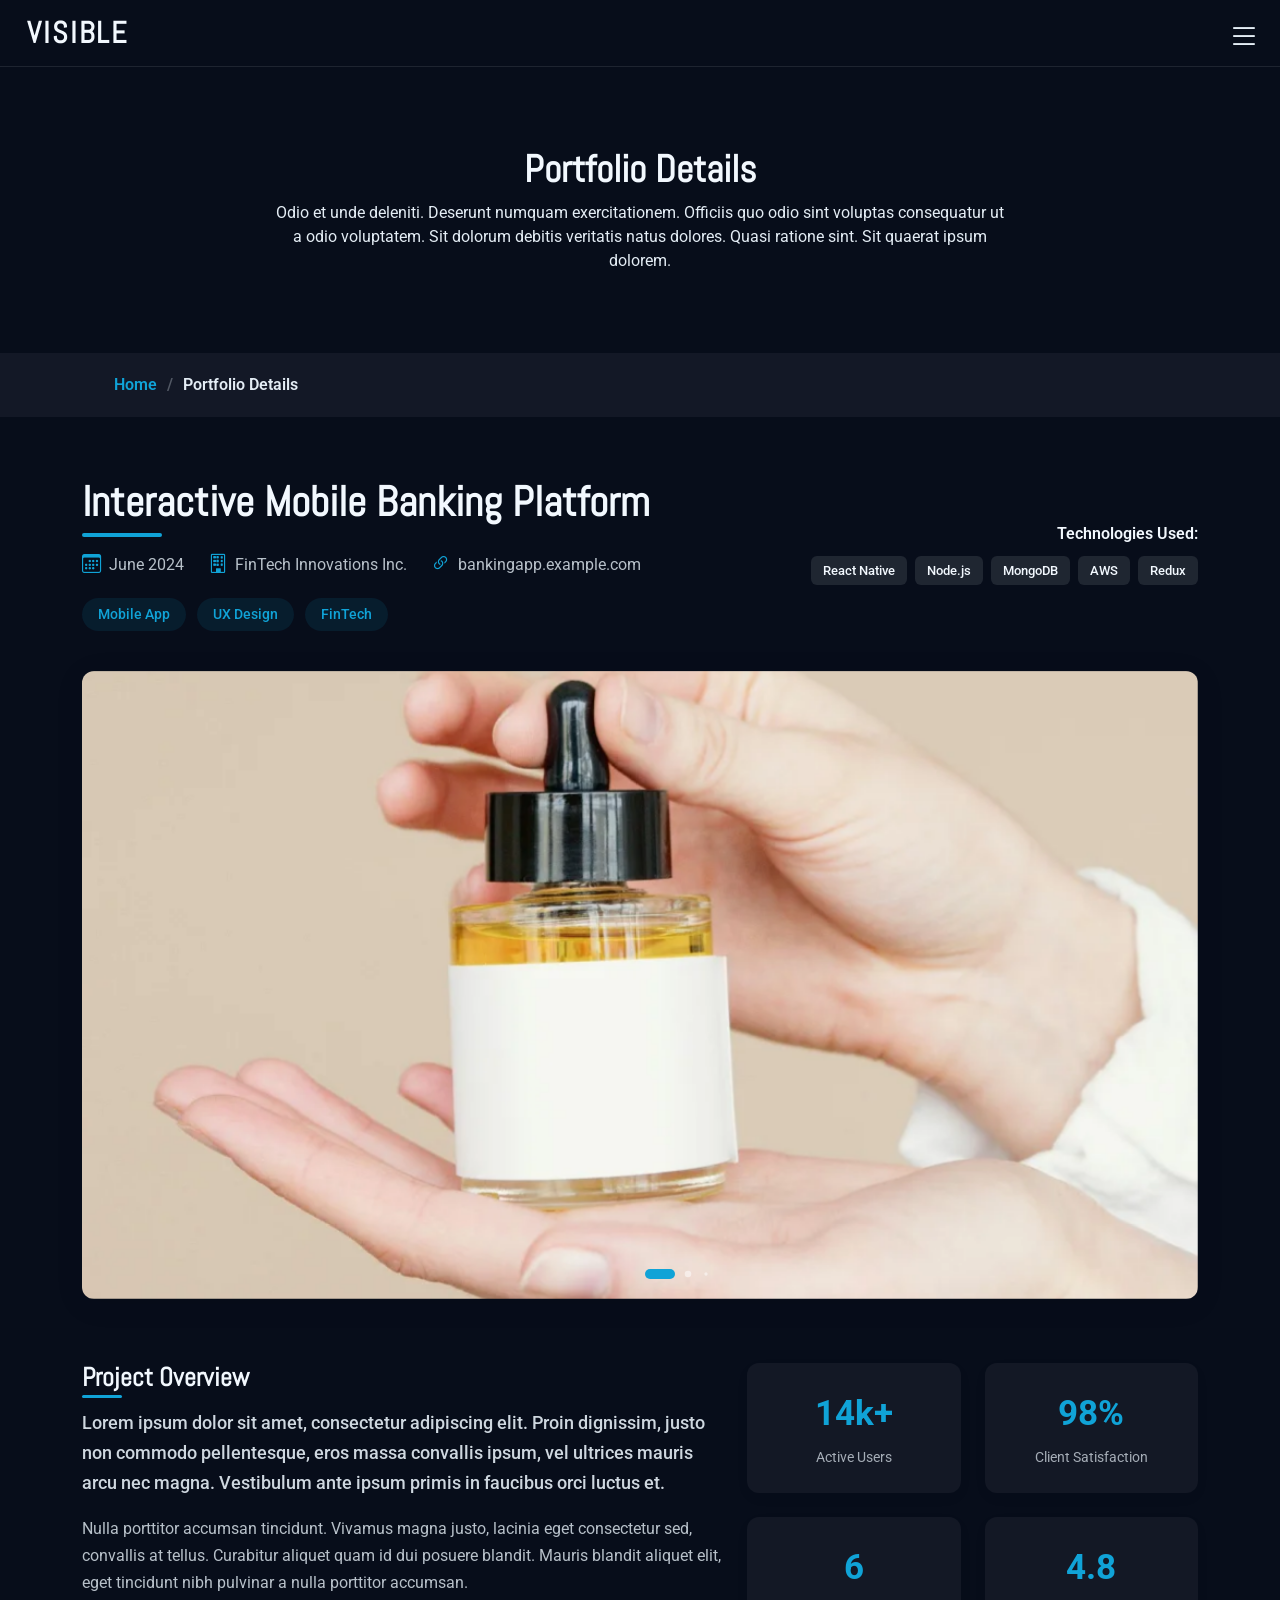
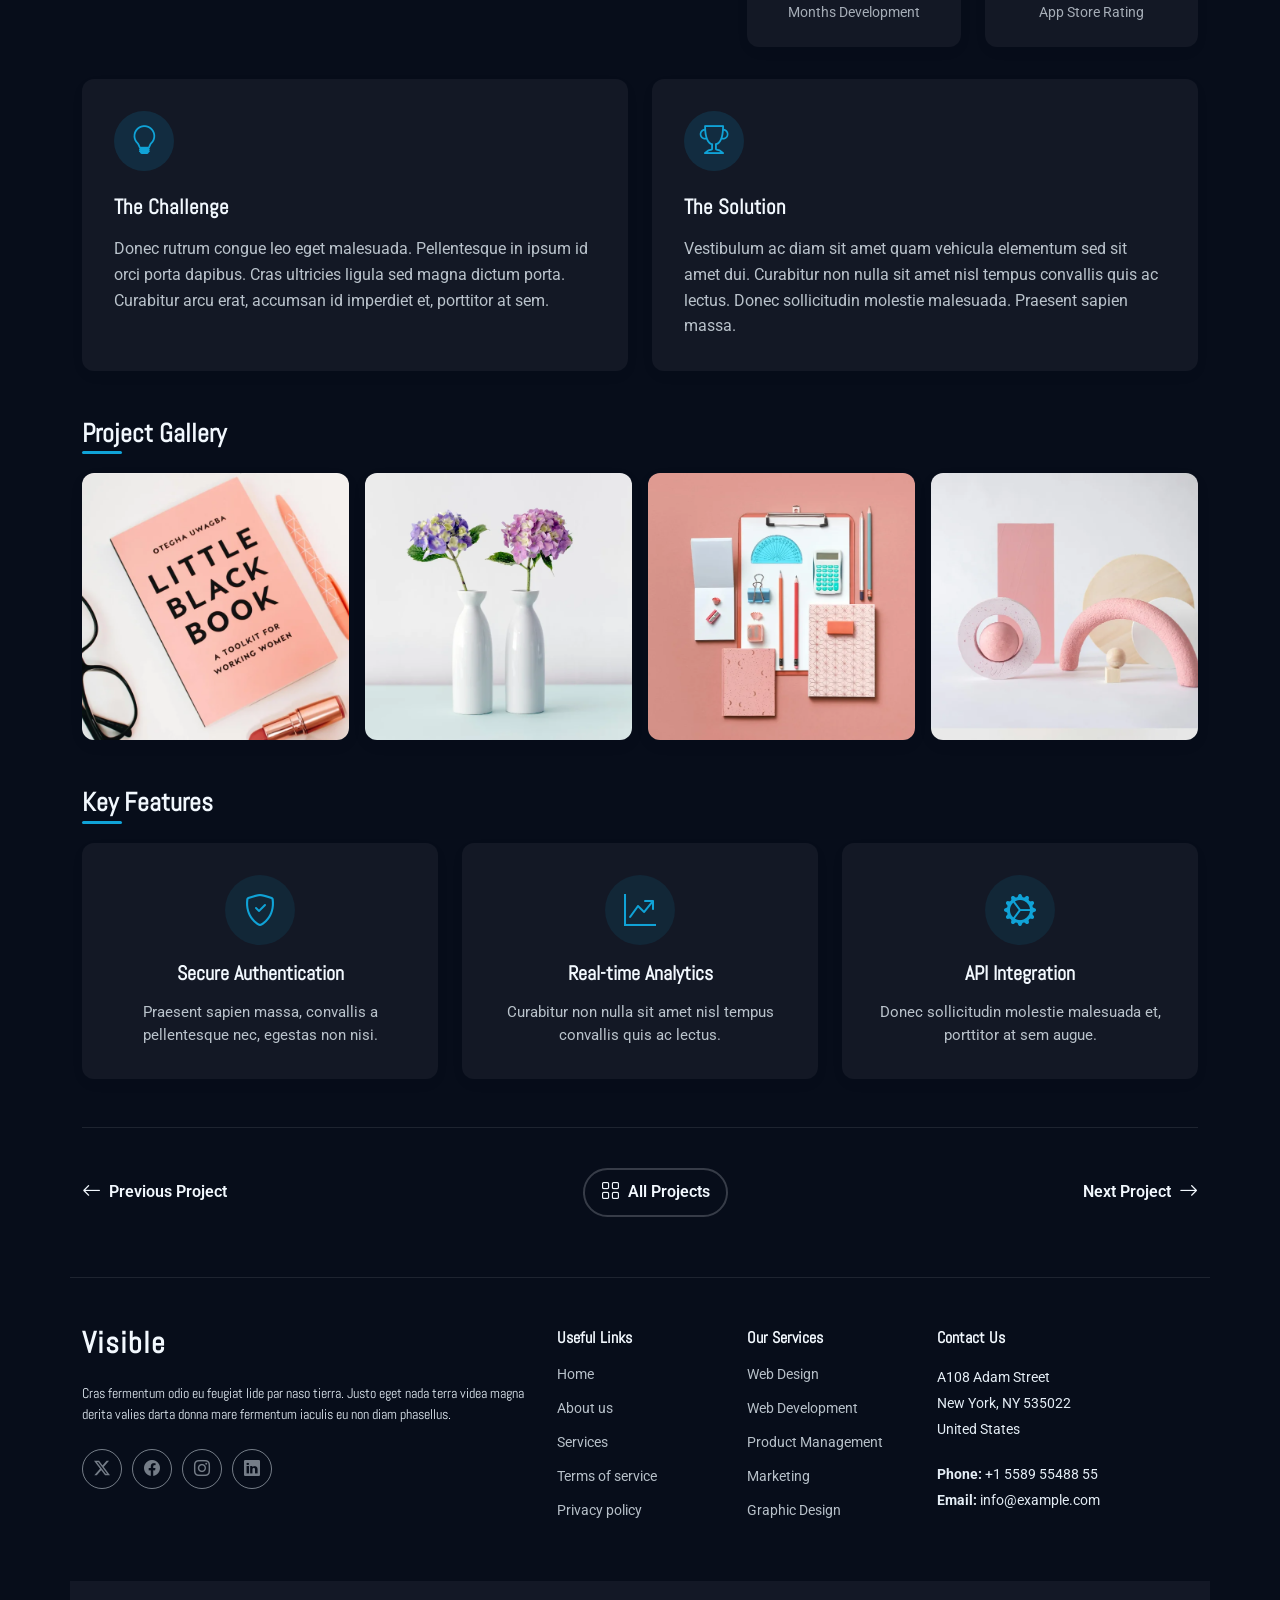
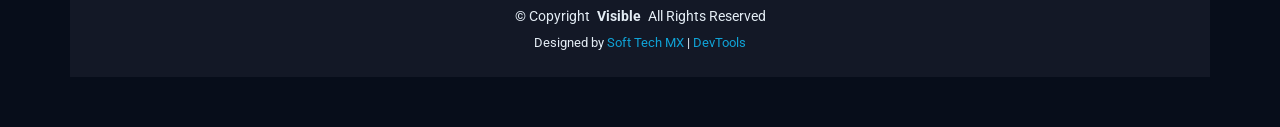
<file: portfolio-details.html>
<!DOCTYPE html>
<html lang="en">

	<head>
		<meta charset="utf-8">
		<meta content="width=device-width, initial-scale=1.0" name="viewport">
		<title>Portfolio Details - Visible</title>
		<meta name="description" content="">
		<meta name="keywords" content="">

		<!-- Favicons -->
		<link href="assets/img/favicon.png" rel="icon">
		<link href="assets/img/apple-touch-icon.png" rel="apple-touch-icon">

		<!-- Fonts -->
		<link href="https://fonts.googleapis.com" rel="preconnect">
		<link href="https://fonts.gstatic.com" rel="preconnect" crossorigin>
		<link href="https://fonts.googleapis.com/css2?family=Roboto:ital,wght@0,100;0,300;0,400;0,500;0,700;0,900;1,100;1,300;1,400;1,500;1,700;1,900&family=Mukta:wght@200;300;400;500;600;700;800&family=Abel:wght@400&display=swap" rel="stylesheet">

		<!-- Vendor CSS Files -->
		<link href="assets/vendor/bootstrap/css/bootstrap.min.css" rel="stylesheet">
		<link href="assets/vendor/bootstrap-icons/bootstrap-icons.css" rel="stylesheet">
		<link href="assets/vendor/aos/aos.css" rel="stylesheet">
		<link href="assets/vendor/swiper/swiper-bundle.min.css" rel="stylesheet">
		<link href="assets/vendor/glightbox/css/glightbox.min.css" rel="stylesheet">

		<!-- Main CSS File -->
		<link href="assets/css/main.css" rel="stylesheet">
	</head>

	<body class="portfolio-details-page">

		<header id="header" class="header d-flex align-items-center position-relative">
			<div class="container-fluid position-relative d-flex align-items-center justify-content-between">

				<a href="index.html" class="logo d-flex align-items-center">
					<!-- Uncomment the line below if you also wish to use an image logo -->
					<!-- <img src="assets/img/logo.webp" alt=""> -->
					<h1 class="sitename">Visible</h1>
				</a>

				<nav id="navmenu" class="navmenu">
					<ul>
						<li><a href="#hero">Home</a></li>
						<li><a href="#about">About</a></li>
						<li><a href="#services">Services</a></li>
						<li><a href="#portfolio">Portfolio</a></li>
						<li><a href="#team">Team</a></li>
						<li class="dropdown"><a href="#"><span>Dropdown</span> <i class="bi bi-chevron-down toggle-dropdown"></i></a>
							<ul>
								<li><a href="#">Dropdown 1</a></li>
								<li class="dropdown"><a href="#"><span>Deep Dropdown</span> <i class="bi bi-chevron-down toggle-dropdown"></i></a>
									<ul>
										<li><a href="#">Deep Dropdown 1</a></li>
										<li><a href="#">Deep Dropdown 2</a></li>
										<li><a href="#">Deep Dropdown 3</a></li>
										<li><a href="#">Deep Dropdown 4</a></li>
										<li><a href="#">Deep Dropdown 5</a></li>
									</ul>
								</li>
								<li><a href="#">Dropdown 2</a></li>
								<li><a href="#">Dropdown 3</a></li>
								<li><a href="#">Dropdown 4</a></li>
							</ul>
						</li>
						<li><a href="#contact">Contact</a></li>
					</ul>
					<i class="mobile-nav-toggle d-xl-none bi bi-list"></i>
				</nav>

			</div>
		</header>

		<main class="main">

			<!-- Page Title -->
			<div class="page-title" data-aos="fade">
				<div class="heading">
					<div class="container">
						<div class="row d-flex justify-content-center text-center">
							<div class="col-lg-8">
								<h1>Portfolio Details</h1>
								<p class="mb-0">Odio et unde deleniti. Deserunt numquam exercitationem. Officiis quo odio sint voluptas consequatur ut a odio voluptatem. Sit dolorum debitis veritatis natus dolores. Quasi ratione sint. Sit quaerat ipsum dolorem.</p>
							</div>
						</div>
					</div>
				</div>
				<nav class="breadcrumbs">
					<div class="container">
						<ol>
							<li><a href="index.html">Home</a></li>
							<li class="current">Portfolio Details</li>
						</ol>
					</div>
				</nav>
			</div><!-- End Page Title -->

			<!-- Portfolio Details Section -->
			<section id="portfolio-details" class="portfolio-details section">

				<div class="container" data-aos="fade-up" data-aos-delay="100">

					<div class="project-header">
						<div class="row">
							<div class="col-lg-7" data-aos="fade-up">
								<h1 class="project-title">Interactive Mobile Banking Platform</h1>
								<div class="project-meta">
									<div class="meta-item">
										<i class="bi bi-calendar3"></i>
										<span>June 2024</span>
									</div>
									<div class="meta-item">
										<i class="bi bi-building"></i>
										<span>FinTech Innovations Inc.</span>
									</div>
									<div class="meta-item">
										<i class="bi bi-link-45deg"></i>
										<a href="#" target="_blank">bankingapp.example.com</a>
									</div>
								</div>
								<div class="project-tags" data-aos="fade-up" data-aos-delay="100">
									<span class="tag">Mobile App</span>
									<span class="tag">UX Design</span>
									<span class="tag">FinTech</span>
								</div>
							</div>
							<div class="col-lg-5 d-flex align-items-center justify-content-end" data-aos="fade-up" data-aos-delay="200">
								<div class="technologies">
									<div class="tech-title">Technologies Used:</div>
									<div class="tech-badges">
										<span>React Native</span>
										<span>Node.js</span>
										<span>MongoDB</span>
										<span>AWS</span>
										<span>Redux</span>
									</div>
								</div>
							</div>
						</div>
					</div>

					<div class="media-showcase" data-aos="zoom-in" data-aos-delay="100">
						<div class="portfolio-details-slider swiper init-swiper">
							<script type="application/json" class="swiper-config">
              {
                "loop": true,
                "speed": 800,
                "autoplay": {
                  "delay": 5000
                },
                "effect": "fade",
                "fadeEffect": {
                  "crossFade": true
                },
                "slidesPerView": 1,
                "pagination": {
                  "el": ".swiper-pagination",
                  "clickable": true,
                  "dynamicBullets": true
                }
              }
            </script>
							<div class="swiper-wrapper">
								<div class="swiper-slide">
									<img src="assets/img/portfolio/portfolio-1.webp" alt="Portfolio Image" class="img-fluid">
								</div>
								<div class="swiper-slide">
									<img src="assets/img/portfolio/portfolio-2.webp" alt="Portfolio Image" class="img-fluid">
								</div>
								<div class="swiper-slide">
									<img src="assets/img/portfolio/portfolio-3.webp" alt="Portfolio Image" class="img-fluid">
								</div>
							</div>
							<div class="swiper-pagination"></div>
						</div>
					</div>

					<div class="project-content">
						<div class="row gy-4">
							<div class="col-lg-7" data-aos="fade-up">
								<div class="description-box">
									<h3>Project Overview</h3>
									<p class="lead">Lorem ipsum dolor sit amet, consectetur adipiscing elit. Proin dignissim, justo non commodo pellentesque, eros massa convallis ipsum, vel ultrices mauris arcu nec magna. Vestibulum ante ipsum primis in faucibus orci luctus et.</p>
									<p>Nulla porttitor accumsan tincidunt. Vivamus magna justo, lacinia eget consectetur sed, convallis at tellus. Curabitur aliquet quam id dui posuere blandit. Mauris blandit aliquet elit, eget tincidunt nibh pulvinar a nulla porttitor accumsan.</p>
								</div>
							</div>

							<div class="col-lg-5" data-aos="fade-up" data-aos-delay="100">
								<div class="project-stats">
									<div class="stat-item">
										<div class="stat-number">14k+</div>
										<div class="stat-label">Active Users</div>
									</div>
									<div class="stat-item">
										<div class="stat-number">98%</div>
										<div class="stat-label">Client Satisfaction</div>
									</div>
									<div class="stat-item">
										<div class="stat-number">6</div>
										<div class="stat-label">Months Development</div>
									</div>
									<div class="stat-item">
										<div class="stat-number">4.8</div>
										<div class="stat-label">App Store Rating</div>
									</div>
								</div>
							</div>
						</div>

						<div class="row gy-4">
							<div class="col-md-6" data-aos="fade-up" data-aos-delay="200">
								<div class="info-card">
									<div class="card-icon">
										<i class="bi bi-lightbulb"></i>
									</div>
									<h4>The Challenge</h4>
									<p>Donec rutrum congue leo eget malesuada. Pellentesque in ipsum id orci porta dapibus. Cras ultricies ligula sed magna dictum porta. Curabitur arcu erat, accumsan id imperdiet et, porttitor at sem.</p>
								</div>
							</div>

							<div class="col-md-6" data-aos="fade-up" data-aos-delay="300">
								<div class="info-card">
									<div class="card-icon">
										<i class="bi bi-trophy"></i>
									</div>
									<h4>The Solution</h4>
									<p>Vestibulum ac diam sit amet quam vehicula elementum sed sit amet dui. Curabitur non nulla sit amet nisl tempus convallis quis ac lectus. Donec sollicitudin molestie malesuada. Praesent sapien massa.</p>
								</div>
							</div>
						</div>

						<div class="project-gallery" data-aos="fade-up" data-aos-delay="200">
							<h3>Project Gallery</h3>
							<div class="row g-3">
								<div class="col-6 col-md-3">
									<div class="gallery-item">
										<img src="assets/img/portfolio/portfolio-9.webp" alt="Project Image" class="img-fluid glightbox">
									</div>
								</div>
								<div class="col-6 col-md-3">
									<div class="gallery-item">
										<img src="assets/img/portfolio/portfolio-10.webp" alt="Project Image" class="img-fluid glightbox">
									</div>
								</div>
								<div class="col-6 col-md-3">
									<div class="gallery-item">
										<img src="assets/img/portfolio/portfolio-4.webp" alt="Project Image" class="img-fluid glightbox">
									</div>
								</div>
								<div class="col-6 col-md-3">
									<div class="gallery-item">
										<img src="assets/img/portfolio/portfolio-6.webp" alt="Project Image" class="img-fluid glightbox">
									</div>
								</div>
							</div>
						</div>

						<div class="key-features" data-aos="fade-up" data-aos-delay="200">
							<h3>Key Features</h3>
							<div class="row g-4">
								<div class="col-md-4">
									<div class="feature-item">
										<i class="bi bi-shield-check"></i>
										<h5>Secure Authentication</h5>
										<p>Praesent sapien massa, convallis a pellentesque nec, egestas non nisi.</p>
									</div>
								</div>
								<div class="col-md-4">
									<div class="feature-item">
										<i class="bi bi-graph-up-arrow"></i>
										<h5>Real-time Analytics</h5>
										<p>Curabitur non nulla sit amet nisl tempus convallis quis ac lectus.</p>
									</div>
								</div>
								<div class="col-md-4">
									<div class="feature-item">
										<i class="bi bi-gear-wide-connected"></i>
										<h5>API Integration</h5>
										<p>Donec sollicitudin molestie malesuada et, porttitor at sem augue.</p>
									</div>
								</div>
							</div>
						</div>

						<div class="project-navigation" data-aos="fade-up" data-aos-delay="300">
							<a href="#" class="prev-project">
								<i class="bi bi-arrow-left"></i>
								<span>Previous Project</span>
							</a>
							<a href="#" class="all-projects">
								<i class="bi bi-grid"></i>
								<span>All Projects</span>
							</a>
							<a href="#" class="next-project">
								<span>Next Project</span>
								<i class="bi bi-arrow-right"></i>
							</a>
						</div>
					</div>

				</div>

			</section><!-- /Portfolio Details Section -->

		</main>

		<footer id="footer" class="footer">

			<div class="container footer-top">
				<div class="row gy-4">
					<div class="col-lg-5 col-md-12 footer-about">
						<a href="index.html" class="logo d-flex align-items-center">
							<span class="sitename">Visible</span>
						</a>
						<p>Cras fermentum odio eu feugiat lide par naso tierra. Justo eget nada terra videa magna derita valies darta donna mare fermentum iaculis eu non diam phasellus.</p>
						<div class="social-links d-flex mt-4">
							<a href=""><i class="bi bi-twitter-x"></i></a>
							<a href=""><i class="bi bi-facebook"></i></a>
							<a href=""><i class="bi bi-instagram"></i></a>
							<a href=""><i class="bi bi-linkedin"></i></a>
						</div>
					</div>

					<div class="col-lg-2 col-6 footer-links">
						<h4>Useful Links</h4>
						<ul>
							<li><a href="#">Home</a></li>
							<li><a href="#">About us</a></li>
							<li><a href="#">Services</a></li>
							<li><a href="#">Terms of service</a></li>
							<li><a href="#">Privacy policy</a></li>
						</ul>
					</div>

					<div class="col-lg-2 col-6 footer-links">
						<h4>Our Services</h4>
						<ul>
							<li><a href="#">Web Design</a></li>
							<li><a href="#">Web Development</a></li>
							<li><a href="#">Product Management</a></li>
							<li><a href="#">Marketing</a></li>
							<li><a href="#">Graphic Design</a></li>
						</ul>
					</div>

					<div class="col-lg-3 col-md-12 footer-contact text-center text-md-start">
						<h4>Contact Us</h4>
						<p>A108 Adam Street</p>
						<p>New York, NY 535022</p>
						<p>United States</p>
						<p class="mt-4"><strong>Phone:</strong> <span>+1 5589 55488 55</span></p>
						<p><strong>Email:</strong> <span>info@example.com</span></p>
					</div>

				</div>
			</div>

			<div class="container copyright text-center mt-4">
				<p>© <span>Copyright</span> <strong class="px-1 sitename">Visible</strong> <span>All Rights Reserved</span></p>
				<div class="credits">
					Designed by <a href="https://soft-tech-mx.com/">Soft Tech MX</a> | <a href="https://soft-tech-mx.com/tools/">DevTools</a>
				</div>
			</div>

		</footer>

		<!-- Scroll Top -->
		<a href="#" id="scroll-top" class="scroll-top d-flex align-items-center justify-content-center"><i class="bi bi-arrow-up-short"></i></a>

		<!-- Preloader -->
		<div id="preloader"></div>

		<!-- Vendor JS Files -->
		<script src="assets/vendor/bootstrap/js/bootstrap.bundle.min.js"></script>
		<script src="assets/vendor/php-email-form/validate.js"></script>
		<script src="assets/vendor/aos/aos.js"></script>
		<script src="assets/vendor/purecounter/purecounter_vanilla.js"></script>
		<script src="assets/vendor/imagesloaded/imagesloaded.pkgd.min.js"></script>
		<script src="assets/vendor/isotope-layout/isotope.pkgd.min.js"></script>
		<script src="assets/vendor/swiper/swiper-bundle.min.js"></script>
		<script src="assets/vendor/glightbox/js/glightbox.min.js"></script>

		<!-- Main JS File -->
		<script src="assets/js/main.js"></script>

	</body>

</html>
</file>
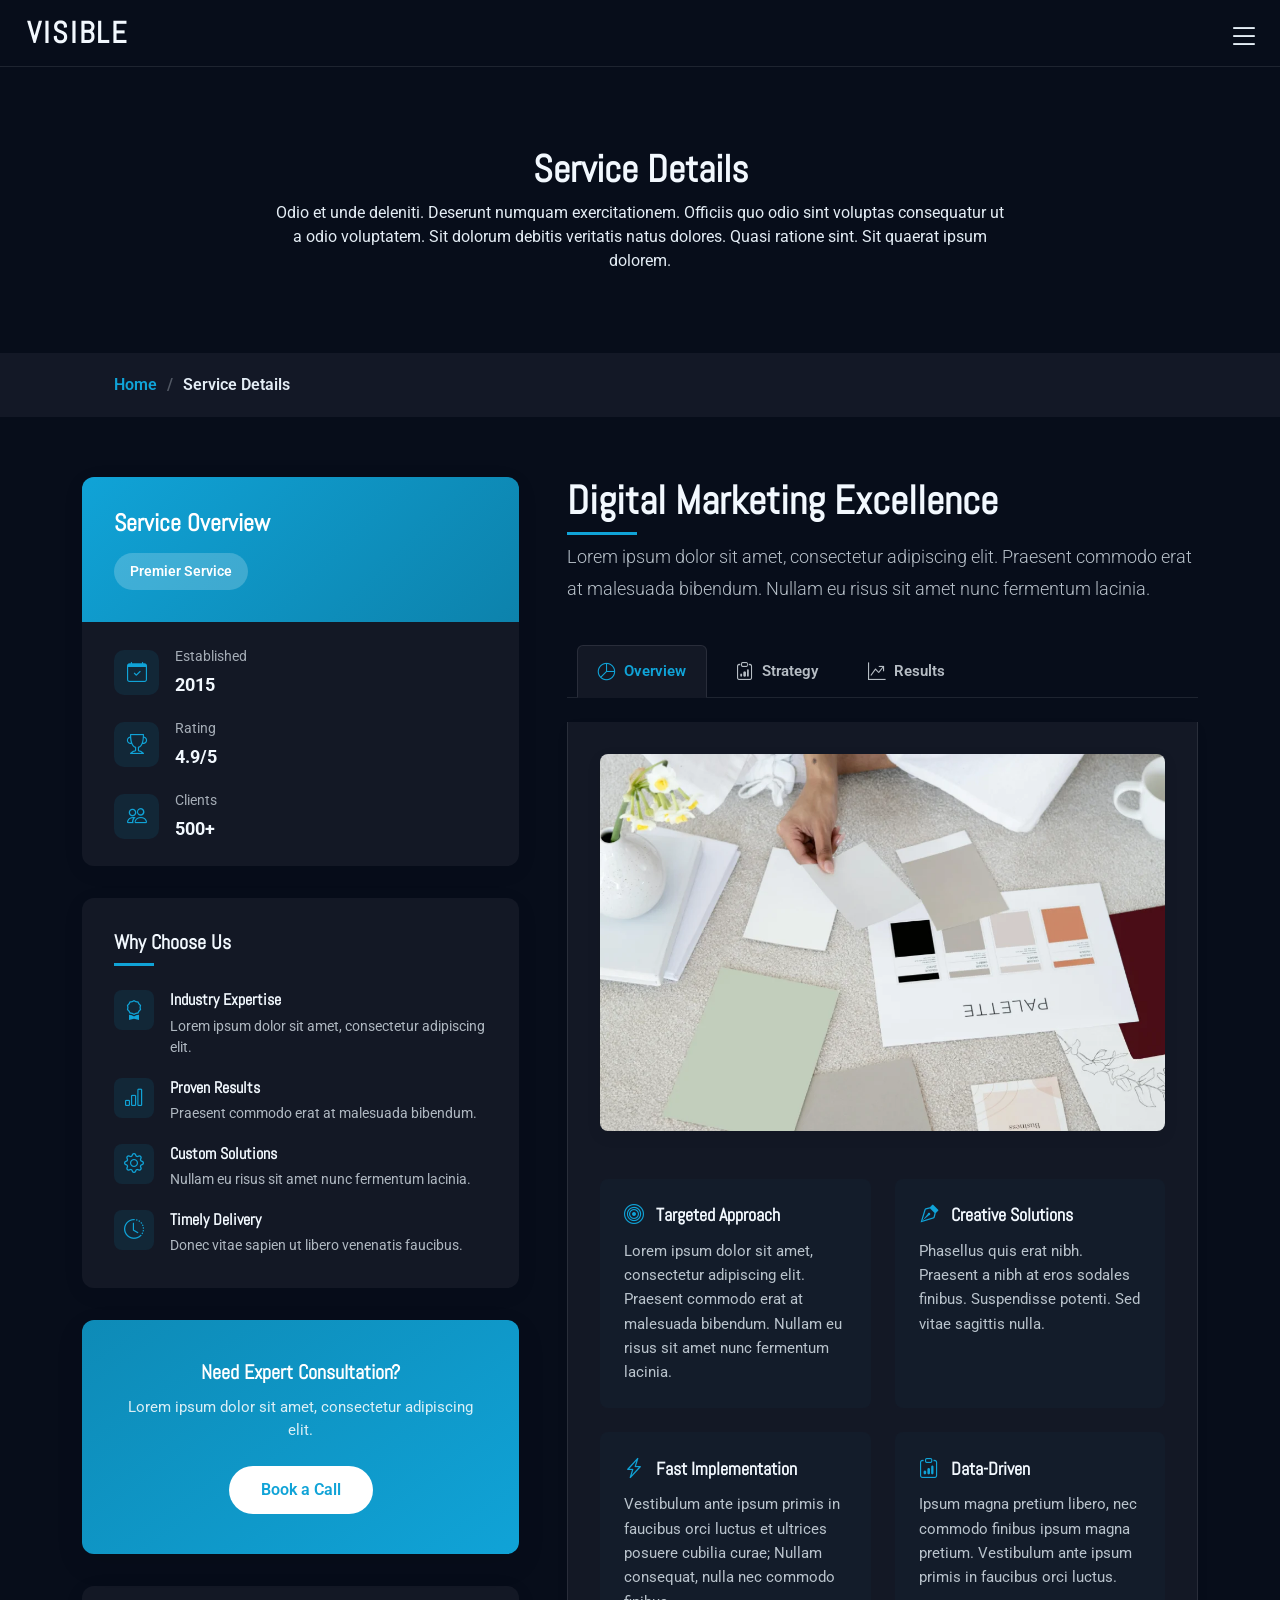
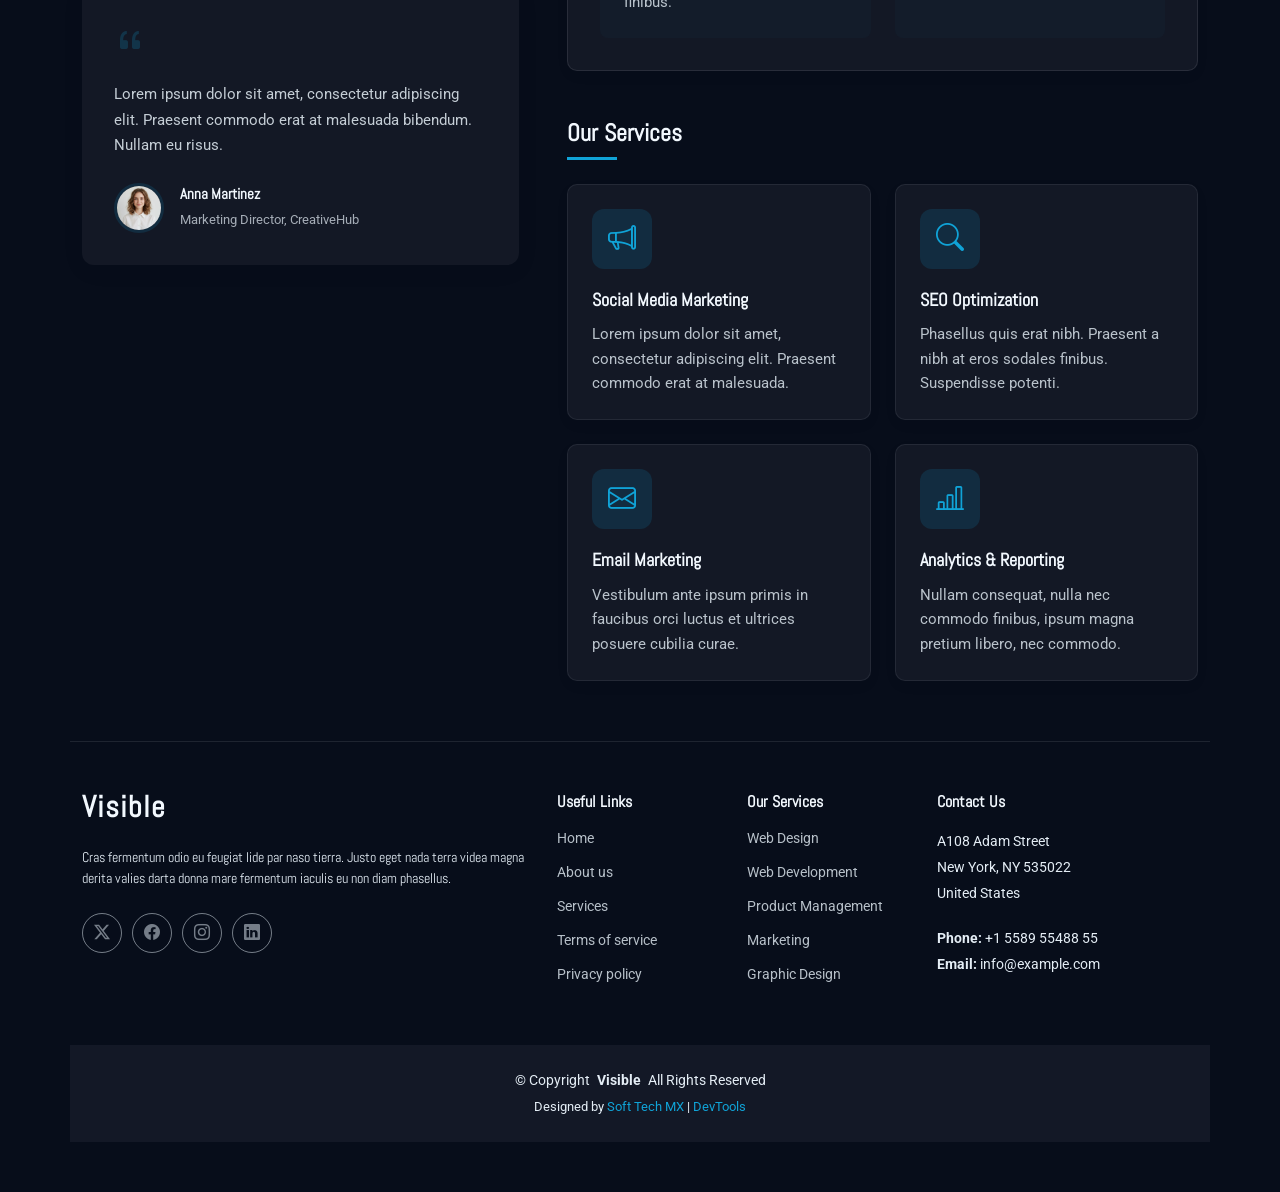
<file: service-details.html>
<!DOCTYPE html>
<html lang="en">

	<head>
		<meta charset="utf-8">
		<meta content="width=device-width, initial-scale=1.0" name="viewport">
		<title>Service Details - Visible</title>
		<meta name="description" content="">
		<meta name="keywords" content="">

		<!-- Favicons -->
		<link href="assets/img/favicon.png" rel="icon">
		<link href="assets/img/apple-touch-icon.png" rel="apple-touch-icon">

		<!-- Fonts -->
		<link href="https://fonts.googleapis.com" rel="preconnect">
		<link href="https://fonts.gstatic.com" rel="preconnect" crossorigin>
		<link href="https://fonts.googleapis.com/css2?family=Roboto:ital,wght@0,100;0,300;0,400;0,500;0,700;0,900;1,100;1,300;1,400;1,500;1,700;1,900&family=Mukta:wght@200;300;400;500;600;700;800&family=Abel:wght@400&display=swap" rel="stylesheet">

		<!-- Vendor CSS Files -->
		<link href="assets/vendor/bootstrap/css/bootstrap.min.css" rel="stylesheet">
		<link href="assets/vendor/bootstrap-icons/bootstrap-icons.css" rel="stylesheet">
		<link href="assets/vendor/aos/aos.css" rel="stylesheet">
		<link href="assets/vendor/swiper/swiper-bundle.min.css" rel="stylesheet">
		<link href="assets/vendor/glightbox/css/glightbox.min.css" rel="stylesheet">

		<!-- Main CSS File -->
		<link href="assets/css/main.css" rel="stylesheet">
	</head>

	<body class="service-details-page">

		<header id="header" class="header d-flex align-items-center position-relative">
			<div class="container-fluid position-relative d-flex align-items-center justify-content-between">

				<a href="index.html" class="logo d-flex align-items-center">
					<!-- Uncomment the line below if you also wish to use an image logo -->
					<!-- <img src="assets/img/logo.webp" alt=""> -->
					<h1 class="sitename">Visible</h1>
				</a>

				<nav id="navmenu" class="navmenu">
					<ul>
						<li><a href="#hero">Home</a></li>
						<li><a href="#about">About</a></li>
						<li><a href="#services">Services</a></li>
						<li><a href="#portfolio">Portfolio</a></li>
						<li><a href="#team">Team</a></li>
						<li class="dropdown"><a href="#"><span>Dropdown</span> <i class="bi bi-chevron-down toggle-dropdown"></i></a>
							<ul>
								<li><a href="#">Dropdown 1</a></li>
								<li class="dropdown"><a href="#"><span>Deep Dropdown</span> <i class="bi bi-chevron-down toggle-dropdown"></i></a>
									<ul>
										<li><a href="#">Deep Dropdown 1</a></li>
										<li><a href="#">Deep Dropdown 2</a></li>
										<li><a href="#">Deep Dropdown 3</a></li>
										<li><a href="#">Deep Dropdown 4</a></li>
										<li><a href="#">Deep Dropdown 5</a></li>
									</ul>
								</li>
								<li><a href="#">Dropdown 2</a></li>
								<li><a href="#">Dropdown 3</a></li>
								<li><a href="#">Dropdown 4</a></li>
							</ul>
						</li>
						<li><a href="#contact">Contact</a></li>
					</ul>
					<i class="mobile-nav-toggle d-xl-none bi bi-list"></i>
				</nav>

			</div>
		</header>

		<main class="main">

			<!-- Page Title -->
			<div class="page-title" data-aos="fade">
				<div class="heading">
					<div class="container">
						<div class="row d-flex justify-content-center text-center">
							<div class="col-lg-8">
								<h1>Service Details</h1>
								<p class="mb-0">Odio et unde deleniti. Deserunt numquam exercitationem. Officiis quo odio sint voluptas consequatur ut a odio voluptatem. Sit dolorum debitis veritatis natus dolores. Quasi ratione sint. Sit quaerat ipsum dolorem.</p>
							</div>
						</div>
					</div>
				</div>
				<nav class="breadcrumbs">
					<div class="container">
						<ol>
							<li><a href="index.html">Home</a></li>
							<li class="current">Service Details</li>
						</ol>
					</div>
				</nav>
			</div><!-- End Page Title -->

			<!-- Service Details Section -->
			<section id="service-details" class="service-details section">

				<div class="container" data-aos="fade-up" data-aos-delay="100">

					<div class="row g-5">

						<div class="col-lg-5 order-2 order-lg-1">
							<div class="sidebar-wrapper" data-aos="fade-right">
								<div class="service-info-card">
									<div class="card-header">
										<h3>Service Overview</h3>
										<div class="service-badge">Premier Service</div>
									</div>
									<div class="service-stats">
										<div class="stat-item">
											<i class="bi bi-calendar-check"></i>
											<div>
												<span class="stat-label">Established</span>
												<span class="stat-value">2015</span>
											</div>
										</div>
										<div class="stat-item">
											<i class="bi bi-trophy"></i>
											<div>
												<span class="stat-label">Rating</span>
												<span class="stat-value">4.9/5</span>
											</div>
										</div>
										<div class="stat-item">
											<i class="bi bi-people"></i>
											<div>
												<span class="stat-label">Clients</span>
												<span class="stat-value">500+</span>
											</div>
										</div>
									</div>
								</div>

								<div class="service-highlights" data-aos="fade-up" data-aos-delay="100">
									<h4>Why Choose Us</h4>
									<div class="highlights-wrapper">
										<div class="highlight-item">
											<div class="highlight-icon">
												<i class="bi bi-award"></i>
											</div>
											<div class="highlight-content">
												<h5>Industry Expertise</h5>
												<p>Lorem ipsum dolor sit amet, consectetur adipiscing elit.</p>
											</div>
										</div>
										<div class="highlight-item">
											<div class="highlight-icon">
												<i class="bi bi-bar-chart"></i>
											</div>
											<div class="highlight-content">
												<h5>Proven Results</h5>
												<p>Praesent commodo erat at malesuada bibendum.</p>
											</div>
										</div>
										<div class="highlight-item">
											<div class="highlight-icon">
												<i class="bi bi-gear"></i>
											</div>
											<div class="highlight-content">
												<h5>Custom Solutions</h5>
												<p>Nullam eu risus sit amet nunc fermentum lacinia.</p>
											</div>
										</div>
										<div class="highlight-item">
											<div class="highlight-icon">
												<i class="bi bi-clock-history"></i>
											</div>
											<div class="highlight-content">
												<h5>Timely Delivery</h5>
												<p>Donec vitae sapien ut libero venenatis faucibus.</p>
											</div>
										</div>
									</div>
								</div>

								<div class="contact-action" data-aos="fade-up" data-aos-delay="200">
									<div class="action-content">
										<h4>Need Expert Consultation?</h4>
										<p>Lorem ipsum dolor sit amet, consectetur adipiscing elit.</p>
										<a href="#" class="action-button">Book a Call</a>
									</div>
								</div>

								<div class="client-testimonial" data-aos="fade-up" data-aos-delay="300">
									<div class="testimonial-content">
										<span class="quote-mark"><i class="bi bi-quote"></i></span>
										<p>Lorem ipsum dolor sit amet, consectetur adipiscing elit. Praesent commodo erat at malesuada bibendum. Nullam eu risus.</p>
										<div class="client-info">
											<img src="assets/img/person/person-f-8.webp" alt="Client" class="client-avatar">
											<div>
												<h6>Anna Martinez</h6>
												<span>Marketing Director, CreativeHub</span>
											</div>
										</div>
									</div>
								</div>
							</div>
						</div>

						<div class="col-lg-7 order-1 order-lg-2">
							<div class="service-main" data-aos="fade-left">
								<div class="service-header">
									<h1>Digital Marketing Excellence</h1>
									<p class="lead">Lorem ipsum dolor sit amet, consectetur adipiscing elit. Praesent commodo erat at malesuada bibendum. Nullam eu risus sit amet nunc fermentum lacinia.</p>
								</div>

								<div class="service-content-tabs">
									<ul class="nav nav-pills mb-4" id="serviceTabs" role="tablist">
										<li class="nav-item" role="presentation">
											<button class="nav-link active" data-bs-toggle="tab" data-bs-target="#service-details-tab-1" type="button" role="tab" aria-selected="true">
												<i class="bi bi-pie-chart"></i> Overview
											</button>
										</li>
										<li class="nav-item" role="presentation">
											<button class="nav-link" data-bs-toggle="tab" data-bs-target="#service-details-tab-2" type="button" role="tab" aria-selected="false">
												<i class="bi bi-clipboard-data"></i> Strategy
											</button>
										</li>
										<li class="nav-item" role="presentation">
											<button class="nav-link" data-bs-toggle="tab" data-bs-target="#service-details-tab-3" type="button" role="tab" aria-selected="false">
												<i class="bi bi-graph-up-arrow"></i> Results
											</button>
										</li>
									</ul>

									<div class="tab-content">
										<div class="tab-pane fade show active" id="service-details-tab-1" role="tabpanel">
											<div class="tab-image-content">
												<img src="assets/img/services/services-5.webp" alt="Marketing Strategy" class="img-fluid main-image" data-aos="zoom-in">
												<div class="content-blocks row g-4 mt-4">
													<div class="col-md-6" data-aos="fade-up">
														<div class="content-block">
															<h4><i class="bi bi-bullseye"></i> Targeted Approach</h4>
															<p>Lorem ipsum dolor sit amet, consectetur adipiscing elit. Praesent commodo erat at malesuada bibendum. Nullam eu risus sit amet nunc fermentum lacinia.</p>
														</div>
													</div>
													<div class="col-md-6" data-aos="fade-up" data-aos-delay="100">
														<div class="content-block">
															<h4><i class="bi bi-vector-pen"></i> Creative Solutions</h4>
															<p>Phasellus quis erat nibh. Praesent a nibh at eros sodales finibus. Suspendisse potenti. Sed vitae sagittis nulla.</p>
														</div>
													</div>
													<div class="col-md-6" data-aos="fade-up" data-aos-delay="200">
														<div class="content-block">
															<h4><i class="bi bi-lightning-charge"></i> Fast Implementation</h4>
															<p>Vestibulum ante ipsum primis in faucibus orci luctus et ultrices posuere cubilia curae; Nullam consequat, nulla nec commodo finibus.</p>
														</div>
													</div>
													<div class="col-md-6" data-aos="fade-up" data-aos-delay="300">
														<div class="content-block">
															<h4><i class="bi bi-clipboard-data"></i> Data-Driven</h4>
															<p>Ipsum magna pretium libero, nec commodo finibus ipsum magna pretium. Vestibulum ante ipsum primis in faucibus orci luctus.</p>
														</div>
													</div>
												</div>
											</div>
										</div>

										<div class="tab-pane fade" id="service-details-tab-2" role="tabpanel">
											<div class="strategy-content">
												<div class="row g-4 align-items-center mb-5">
													<div class="col-md-6" data-aos="fade-right">
														<img src="assets/img/services/services-8.webp" alt="Marketing Strategy" class="img-fluid rounded">
													</div>
													<div class="col-md-6" data-aos="fade-left">
														<div class="strategy-text">
															<h3>Our Strategic Approach</h3>
															<p>Lorem ipsum dolor sit amet, consectetur adipiscing elit. Praesent commodo erat at malesuada bibendum. Nullam eu risus sit amet nunc fermentum lacinia.</p>
															<p>Phasellus quis erat nibh. Praesent a nibh at eros sodales finibus. Suspendisse potenti. Sed vitae sagittis nulla.</p>
														</div>
													</div>
												</div>

												<div class="strategy-steps" data-aos="fade-up">
													<h3 class="section-subtitle">Our Process</h3>
													<div class="steps-wrapper">
														<div class="step-item" data-aos="fade-up">
															<div class="step-number">01</div>
															<div class="step-content">
																<h4>Research &amp; Analysis</h4>
																<p>Lorem ipsum dolor sit amet, consectetur adipiscing elit. Praesent commodo erat at malesuada bibendum.</p>
															</div>
														</div>

														<div class="step-item" data-aos="fade-up" data-aos-delay="100">
															<div class="step-number">02</div>
															<div class="step-content">
																<h4>Strategy Development</h4>
																<p>Phasellus quis erat nibh. Praesent a nibh at eros sodales finibus. Suspendisse potenti.</p>
															</div>
														</div>

														<div class="step-item" data-aos="fade-up" data-aos-delay="200">
															<div class="step-number">03</div>
															<div class="step-content">
																<h4>Implementation</h4>
																<p>Vestibulum ante ipsum primis in faucibus orci luctus et ultrices posuere cubilia curae.</p>
															</div>
														</div>

														<div class="step-item" data-aos="fade-up" data-aos-delay="300">
															<div class="step-number">04</div>
															<div class="step-content">
																<h4>Optimization &amp; Growth</h4>
																<p>Nullam consequat, nulla nec commodo finibus, ipsum magna pretium libero, nec commodo finibus.</p>
															</div>
														</div>
													</div>
												</div>
											</div>
										</div>

										<div class="tab-pane fade" id="service-details-tab-3" role="tabpanel">
											<div class="results-content">
												<div class="metrics-overview" data-aos="fade-up">
													<div class="row g-4">
														<div class="col-md-4">
															<div class="metric-card">
																<div class="metric-icon">
																	<i class="bi bi-graph-up-arrow"></i>
																</div>
																<div class="metric-value">+187%</div>
																<div class="metric-label">Engagement Rate</div>
															</div>
														</div>
														<div class="col-md-4">
															<div class="metric-card">
																<div class="metric-icon">
																	<i class="bi bi-people"></i>
																</div>
																<div class="metric-value">+203%</div>
																<div class="metric-label">Audience Growth</div>
															</div>
														</div>
														<div class="col-md-4">
															<div class="metric-card">
																<div class="metric-icon">
																	<i class="bi bi-cash-coin"></i>
																</div>
																<div class="metric-value">+156%</div>
																<div class="metric-label">Conversion Rate</div>
															</div>
														</div>
													</div>
												</div>

												<div class="case-studies" data-aos="fade-up" data-aos-delay="100">
													<h3 class="section-subtitle">Case Studies</h3>

													<div class="service-details-slider swiper init-swiper">
														<script type="application/json" class="swiper-config">
                            {
                              "loop": true,
                              "speed": 800,
                              "autoplay": {
                                "delay": 5000
                              },
                              "slidesPerView": 1,
                              "spaceBetween": 20,
                              "pagination": {
                                "el": ".swiper-pagination",
                                "type": "bullets",
                                "clickable": true
                              }
                            }
                          </script>
														<div class="swiper-wrapper">
															<div class="swiper-slide">
																<div class="case-study-item">
																	<div class="row g-0">
																		<div class="col-md-5">
																			<img src="assets/img/services/services-4.webp" alt="Case Study" class="img-fluid case-image" loading="lazy">
																		</div>
																		<div class="col-md-7">
																			<div class="case-content">
																				<h4>E-commerce Growth Strategy</h4>
																				<div class="case-result">
																					<span class="result-value">234%</span>
																					<span class="result-label">Revenue Increase</span>
																				</div>
																				<p>Lorem ipsum dolor sit amet, consectetur adipiscing elit. Praesent commodo erat at malesuada bibendum. Nullam eu risus sit amet nunc fermentum lacinia.</p>
																			</div>
																		</div>
																	</div>
																</div>
															</div>
															<div class="swiper-slide">
																<div class="case-study-item">
																	<div class="row g-0">
																		<div class="col-md-5">
																			<img src="assets/img/services/services-2.webp" alt="Case Study" class="img-fluid case-image" loading="lazy">
																		</div>
																		<div class="col-md-7">
																			<div class="case-content">
																				<h4>Social Media Campaign</h4>
																				<div class="case-result">
																					<span class="result-value">187%</span>
																					<span class="result-label">Engagement Growth</span>
																				</div>
																				<p>Phasellus quis erat nibh. Praesent a nibh at eros sodales finibus. Suspendisse potenti. Sed vitae sagittis nulla.</p>
																			</div>
																		</div>
																	</div>
																</div>
															</div>
															<div class="swiper-slide">
																<div class="case-study-item">
																	<div class="row g-0">
																		<div class="col-md-5">
																			<img src="assets/img/services/services-10.webp" alt="Case Study" class="img-fluid case-image" loading="lazy">
																		</div>
																		<div class="col-md-7">
																			<div class="case-content">
																				<h4>SEO Optimization Project</h4>
																				<div class="case-result">
																					<span class="result-value">312%</span>
																					<span class="result-label">Organic Traffic</span>
																				</div>
																				<p>Vestibulum ante ipsum primis in faucibus orci luctus et ultrices posuere cubilia curae; Nullam consequat, nulla nec commodo finibus.</p>
																			</div>
																		</div>
																	</div>
																</div>
															</div>
														</div>
														<div class="swiper-pagination"></div>
													</div>
												</div>
											</div>
										</div>
									</div>
								</div>

								<div class="services-packages" data-aos="fade-up" data-aos-delay="100">
									<h3 class="section-subtitle">Our Services</h3>
									<div class="row g-4">
										<div class="col-md-6" data-aos="fade-up">
											<div class="service-package">
												<div class="package-icon">
													<i class="bi bi-megaphone"></i>
												</div>
												<h4>Social Media Marketing</h4>
												<p>Lorem ipsum dolor sit amet, consectetur adipiscing elit. Praesent commodo erat at malesuada.</p>
											</div>
										</div>
										<div class="col-md-6" data-aos="fade-up" data-aos-delay="100">
											<div class="service-package">
												<div class="package-icon">
													<i class="bi bi-search"></i>
												</div>
												<h4>SEO Optimization</h4>
												<p>Phasellus quis erat nibh. Praesent a nibh at eros sodales finibus. Suspendisse potenti.</p>
											</div>
										</div>
										<div class="col-md-6" data-aos="fade-up" data-aos-delay="200">
											<div class="service-package">
												<div class="package-icon">
													<i class="bi bi-envelope"></i>
												</div>
												<h4>Email Marketing</h4>
												<p>Vestibulum ante ipsum primis in faucibus orci luctus et ultrices posuere cubilia curae.</p>
											</div>
										</div>
										<div class="col-md-6" data-aos="fade-up" data-aos-delay="300">
											<div class="service-package">
												<div class="package-icon">
													<i class="bi bi-bar-chart-line"></i>
												</div>
												<h4>Analytics &amp; Reporting</h4>
												<p>Nullam consequat, nulla nec commodo finibus, ipsum magna pretium libero, nec commodo.</p>
											</div>
										</div>
									</div>
								</div>
							</div>
						</div>

					</div>

				</div>

			</section><!-- /Service Details Section -->

		</main>

		<footer id="footer" class="footer">

			<div class="container footer-top">
				<div class="row gy-4">
					<div class="col-lg-5 col-md-12 footer-about">
						<a href="index.html" class="logo d-flex align-items-center">
							<span class="sitename">Visible</span>
						</a>
						<p>Cras fermentum odio eu feugiat lide par naso tierra. Justo eget nada terra videa magna derita valies darta donna mare fermentum iaculis eu non diam phasellus.</p>
						<div class="social-links d-flex mt-4">
							<a href=""><i class="bi bi-twitter-x"></i></a>
							<a href=""><i class="bi bi-facebook"></i></a>
							<a href=""><i class="bi bi-instagram"></i></a>
							<a href=""><i class="bi bi-linkedin"></i></a>
						</div>
					</div>

					<div class="col-lg-2 col-6 footer-links">
						<h4>Useful Links</h4>
						<ul>
							<li><a href="#">Home</a></li>
							<li><a href="#">About us</a></li>
							<li><a href="#">Services</a></li>
							<li><a href="#">Terms of service</a></li>
							<li><a href="#">Privacy policy</a></li>
						</ul>
					</div>

					<div class="col-lg-2 col-6 footer-links">
						<h4>Our Services</h4>
						<ul>
							<li><a href="#">Web Design</a></li>
							<li><a href="#">Web Development</a></li>
							<li><a href="#">Product Management</a></li>
							<li><a href="#">Marketing</a></li>
							<li><a href="#">Graphic Design</a></li>
						</ul>
					</div>

					<div class="col-lg-3 col-md-12 footer-contact text-center text-md-start">
						<h4>Contact Us</h4>
						<p>A108 Adam Street</p>
						<p>New York, NY 535022</p>
						<p>United States</p>
						<p class="mt-4"><strong>Phone:</strong> <span>+1 5589 55488 55</span></p>
						<p><strong>Email:</strong> <span>info@example.com</span></p>
					</div>

				</div>
			</div>

			<div class="container copyright text-center mt-4">
				<p>© <span>Copyright</span> <strong class="px-1 sitename">Visible</strong> <span>All Rights Reserved</span></p>
				<div class="credits">
					Designed by <a href="https://soft-tech-mx.com/">Soft Tech MX</a> | <a href="https://soft-tech-mx.com/tools/">DevTools</a>
				</div>
			</div>

		</footer>

		<!-- Scroll Top -->
		<a href="#" id="scroll-top" class="scroll-top d-flex align-items-center justify-content-center"><i class="bi bi-arrow-up-short"></i></a>

		<!-- Preloader -->
		<div id="preloader"></div>

		<!-- Vendor JS Files -->
		<script src="assets/vendor/bootstrap/js/bootstrap.bundle.min.js"></script>
		<script src="assets/vendor/php-email-form/validate.js"></script>
		<script src="assets/vendor/aos/aos.js"></script>
		<script src="assets/vendor/purecounter/purecounter_vanilla.js"></script>
		<script src="assets/vendor/imagesloaded/imagesloaded.pkgd.min.js"></script>
		<script src="assets/vendor/isotope-layout/isotope.pkgd.min.js"></script>
		<script src="assets/vendor/swiper/swiper-bundle.min.js"></script>
		<script src="assets/vendor/glightbox/js/glightbox.min.js"></script>

		<!-- Main JS File -->
		<script src="assets/js/main.js"></script>

	</body>

</html>
</file>
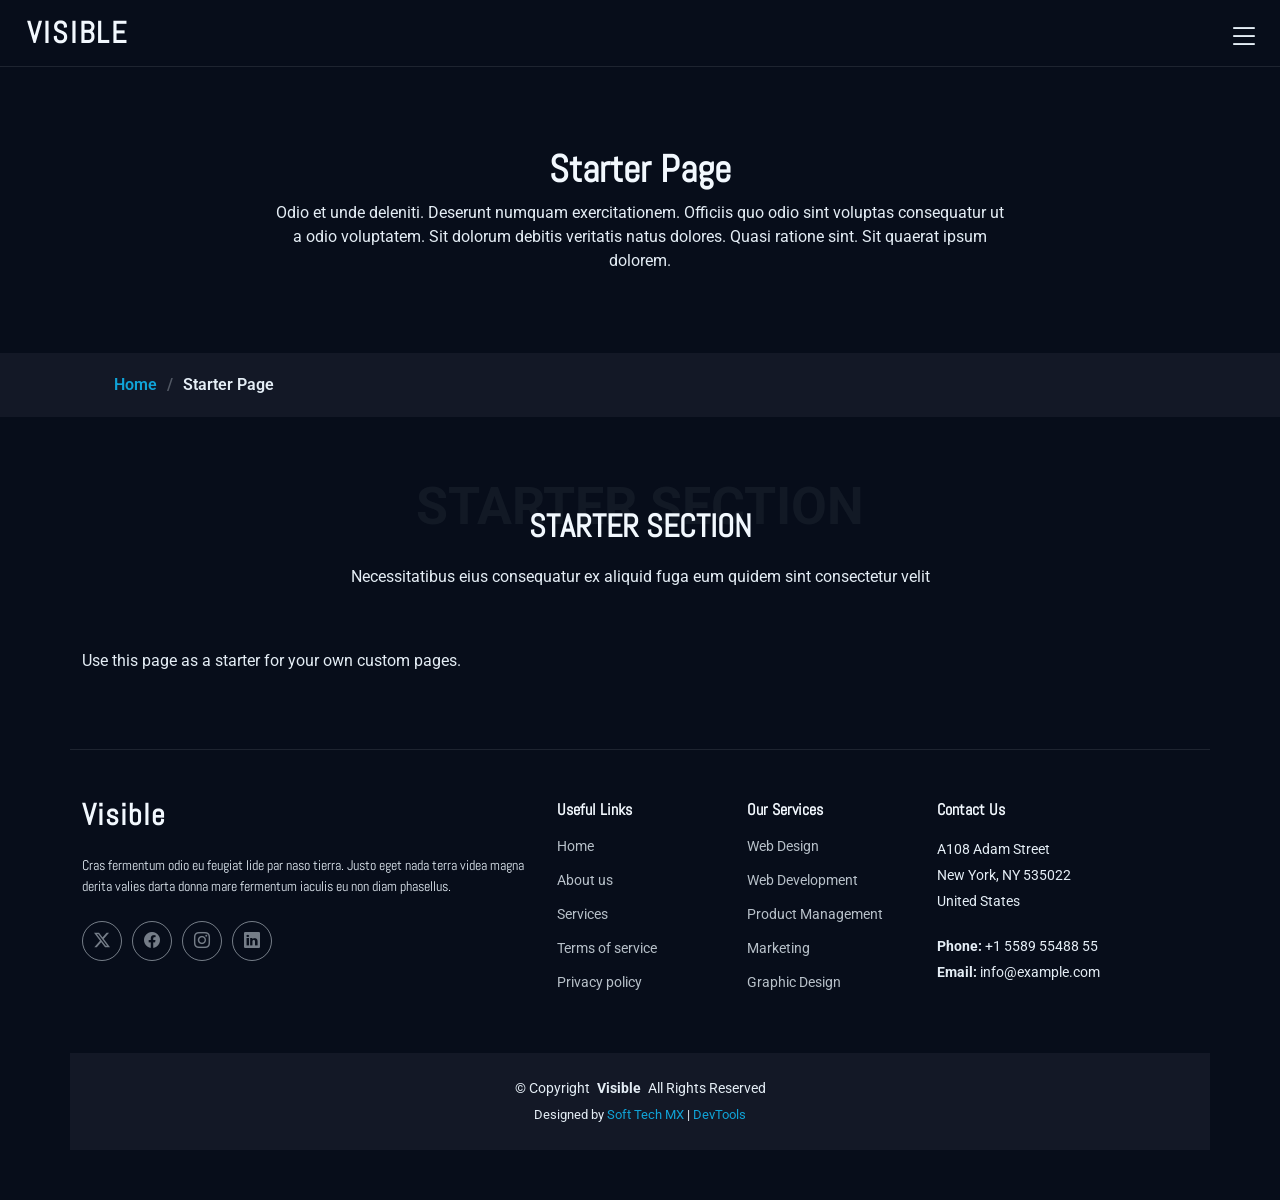
<file: starter-page.html>
<!DOCTYPE html>
<html lang="en">

	<head>
		<meta charset="utf-8">
		<meta content="width=device-width, initial-scale=1.0" name="viewport">
		<title>Starter Page - Visible</title>
		<meta name="description" content="">
		<meta name="keywords" content="">

		<!-- Favicons -->
		<link href="assets/img/favicon.png" rel="icon">
		<link href="assets/img/apple-touch-icon.png" rel="apple-touch-icon">

		<!-- Fonts -->
		<link href="https://fonts.googleapis.com" rel="preconnect">
		<link href="https://fonts.gstatic.com" rel="preconnect" crossorigin>
		<link href="https://fonts.googleapis.com/css2?family=Roboto:ital,wght@0,100;0,300;0,400;0,500;0,700;0,900;1,100;1,300;1,400;1,500;1,700;1,900&family=Mukta:wght@200;300;400;500;600;700;800&family=Abel:wght@400&display=swap" rel="stylesheet">

		<!-- Vendor CSS Files -->
		<link href="assets/vendor/bootstrap/css/bootstrap.min.css" rel="stylesheet">
		<link href="assets/vendor/bootstrap-icons/bootstrap-icons.css" rel="stylesheet">
		<link href="assets/vendor/aos/aos.css" rel="stylesheet">
		<link href="assets/vendor/swiper/swiper-bundle.min.css" rel="stylesheet">
		<link href="assets/vendor/glightbox/css/glightbox.min.css" rel="stylesheet">

		<!-- Main CSS File -->
		<link href="assets/css/main.css" rel="stylesheet">
	</head>

	<body class="starter-page-page">

		<header id="header" class="header d-flex align-items-center position-relative">
			<div class="container-fluid position-relative d-flex align-items-center justify-content-between">

				<a href="index.html" class="logo d-flex align-items-center">
					<!-- Uncomment the line below if you also wish to use an image logo -->
					<!-- <img src="assets/img/logo.webp" alt=""> -->
					<h1 class="sitename">Visible</h1>
				</a>

				<nav id="navmenu" class="navmenu">
					<ul>
						<li><a href="#hero">Home</a></li>
						<li><a href="#about">About</a></li>
						<li><a href="#services">Services</a></li>
						<li><a href="#portfolio">Portfolio</a></li>
						<li><a href="#team">Team</a></li>
						<li class="dropdown"><a href="#"><span>Dropdown</span> <i class="bi bi-chevron-down toggle-dropdown"></i></a>
							<ul>
								<li><a href="#">Dropdown 1</a></li>
								<li class="dropdown"><a href="#"><span>Deep Dropdown</span> <i class="bi bi-chevron-down toggle-dropdown"></i></a>
									<ul>
										<li><a href="#">Deep Dropdown 1</a></li>
										<li><a href="#">Deep Dropdown 2</a></li>
										<li><a href="#">Deep Dropdown 3</a></li>
										<li><a href="#">Deep Dropdown 4</a></li>
										<li><a href="#">Deep Dropdown 5</a></li>
									</ul>
								</li>
								<li><a href="#">Dropdown 2</a></li>
								<li><a href="#">Dropdown 3</a></li>
								<li><a href="#">Dropdown 4</a></li>
							</ul>
						</li>
						<li><a href="#contact">Contact</a></li>
					</ul>
					<i class="mobile-nav-toggle d-xl-none bi bi-list"></i>
				</nav>

			</div>
		</header>

		<main class="main">

			<!-- Page Title -->
			<div class="page-title" data-aos="fade">
				<div class="heading">
					<div class="container">
						<div class="row d-flex justify-content-center text-center">
							<div class="col-lg-8">
								<h1>Starter Page</h1>
								<p class="mb-0">Odio et unde deleniti. Deserunt numquam exercitationem. Officiis quo odio sint voluptas consequatur ut a odio voluptatem. Sit dolorum debitis veritatis natus dolores. Quasi ratione sint. Sit quaerat ipsum dolorem.</p>
							</div>
						</div>
					</div>
				</div>
				<nav class="breadcrumbs">
					<div class="container">
						<ol>
							<li><a href="index.html">Home</a></li>
							<li class="current">Starter Page</li>
						</ol>
					</div>
				</nav>
			</div><!-- End Page Title -->

			<!-- Starter Section Section -->
			<section id="starter-section" class="starter-section section">

				<!-- Section Title -->
				<div class="container section-title" data-aos="fade-up">
					<span class="description-title">Starter Section</span>
					<h2>Starter Section</h2>
					<p>Necessitatibus eius consequatur ex aliquid fuga eum quidem sint consectetur velit</p>
				</div><!-- End Section Title -->

				<div class="container" data-aos="fade-up">
					<p>Use this page as a starter for your own custom pages.</p>
				</div>

			</section><!-- /Starter Section Section -->

		</main>

		<footer id="footer" class="footer">

			<div class="container footer-top">
				<div class="row gy-4">
					<div class="col-lg-5 col-md-12 footer-about">
						<a href="index.html" class="logo d-flex align-items-center">
							<span class="sitename">Visible</span>
						</a>
						<p>Cras fermentum odio eu feugiat lide par naso tierra. Justo eget nada terra videa magna derita valies darta donna mare fermentum iaculis eu non diam phasellus.</p>
						<div class="social-links d-flex mt-4">
							<a href=""><i class="bi bi-twitter-x"></i></a>
							<a href=""><i class="bi bi-facebook"></i></a>
							<a href=""><i class="bi bi-instagram"></i></a>
							<a href=""><i class="bi bi-linkedin"></i></a>
						</div>
					</div>

					<div class="col-lg-2 col-6 footer-links">
						<h4>Useful Links</h4>
						<ul>
							<li><a href="#">Home</a></li>
							<li><a href="#">About us</a></li>
							<li><a href="#">Services</a></li>
							<li><a href="#">Terms of service</a></li>
							<li><a href="#">Privacy policy</a></li>
						</ul>
					</div>

					<div class="col-lg-2 col-6 footer-links">
						<h4>Our Services</h4>
						<ul>
							<li><a href="#">Web Design</a></li>
							<li><a href="#">Web Development</a></li>
							<li><a href="#">Product Management</a></li>
							<li><a href="#">Marketing</a></li>
							<li><a href="#">Graphic Design</a></li>
						</ul>
					</div>

					<div class="col-lg-3 col-md-12 footer-contact text-center text-md-start">
						<h4>Contact Us</h4>
						<p>A108 Adam Street</p>
						<p>New York, NY 535022</p>
						<p>United States</p>
						<p class="mt-4"><strong>Phone:</strong> <span>+1 5589 55488 55</span></p>
						<p><strong>Email:</strong> <span>info@example.com</span></p>
					</div>

				</div>
			</div>

			<div class="container copyright text-center mt-4">
				<p>© <span>Copyright</span> <strong class="px-1 sitename">Visible</strong> <span>All Rights Reserved</span></p>
				<div class="credits">
					Designed by <a href="https://soft-tech-mx.com/">Soft Tech MX</a> | <a href="https://soft-tech-mx.com/tools/">DevTools</a>
				</div>
			</div>

		</footer>

		<!-- Scroll Top -->
		<a href="#" id="scroll-top" class="scroll-top d-flex align-items-center justify-content-center"><i class="bi bi-arrow-up-short"></i></a>

		<!-- Preloader -->
		<div id="preloader"></div>

		<!-- Vendor JS Files -->
		<script src="assets/vendor/bootstrap/js/bootstrap.bundle.min.js"></script>
		<script src="assets/vendor/php-email-form/validate.js"></script>
		<script src="assets/vendor/aos/aos.js"></script>
		<script src="assets/vendor/purecounter/purecounter_vanilla.js"></script>
		<script src="assets/vendor/imagesloaded/imagesloaded.pkgd.min.js"></script>
		<script src="assets/vendor/isotope-layout/isotope.pkgd.min.js"></script>
		<script src="assets/vendor/swiper/swiper-bundle.min.js"></script>
		<script src="assets/vendor/glightbox/js/glightbox.min.js"></script>

		<!-- Main JS File -->
		<script src="assets/js/main.js"></script>

	</body>

</html>
</file>
<file: assets/css/main.css>
/*--------------------------------------------------------------
# Font & Color Variables
# Help: https://soft-tech-mx.com/color-system/
--------------------------------------------------------------*/
/* Fonts */
:root {
	--default-font: "Roboto", system-ui, -apple-system, "Segoe UI", Roboto, "Helvetica Neue", Arial, "Noto Sans", "Liberation Sans", sans-serif, "Apple Color Emoji", "Segoe UI Emoji", "Segoe UI Symbol", "Noto Color Emoji";
	--heading-font: "Abel", sans-serif;
	--nav-font: "Mukta", sans-serif;
}

/* Global Colors - The following color variables are used throughout the website. Updating them here will change the color scheme of the entire website */
:root {
	--background-color: #070d1a;
	/* Background color for the entire website, including individual sections */
	--default-color: #e4edf5;
	/* Default color used for the majority of the text content across the entire website */
	--heading-color: #f2f8fe;
	/* Color for headings, subheadings and title throughout the website */
	--accent-color: #10a3d7;
	/* Accent color that represents your brand on the website. It's used for buttons, links, and other elements that need to stand out */
	--surface-color: #131825;
	/* The surface color is used as a background of boxed elements within sections, such as cards, icon boxes, or other elements that require a visual separation from the global background. */
	--contrast-color: #ffffff;
	/* Contrast color for text, ensuring readability against backgrounds of accent, heading, or default colors. */
}

/* Nav Menu Colors - The following color variables are used specifically for the navigation menu. They are separate from the global colors to allow for more customization options */
:root {
	--nav-color: #e4edf5;
	/* The default color of the main navmenu links */
	--nav-hover-color: #10a3d7;
	/* Applied to main navmenu links when they are hovered over or active */
	--nav-mobile-background-color: rgba(22, 29, 44, 0.95);
	/* Used as the background color for mobile navigation menu */
	--nav-dropdown-background-color: rgba(23, 30, 47, 0.95);
	/* Used as the background color for dropdown items that appear when hovering over primary navigation items */
	--nav-dropdown-color: rgba(215, 226, 235, 0.645);
	/* Used for navigation links of the dropdown items in the navigation menu. */
	--nav-dropdown-hover-color: #ffffff;
	/* Similar to --nav-hover-color, this color is applied to dropdown navigation links when they are hovered over. */
}

/* Color Presets - These classes override global colors when applied to any section or element, providing reuse of the sam color scheme. */

.light-background {
	--background-color: #111623;
	--surface-color: #161c2a;
}

.dark-background {
	--background-color: #060606;
	--default-color: #ffffff;
	--heading-color: #ffffff;
	--surface-color: #252525;
	--contrast-color: #ffffff;
}

/* Smooth scroll */
:root {
	scroll-behavior: smooth;
}

/*--------------------------------------------------------------
# General Styling & Shared Classes
--------------------------------------------------------------*/
body {
	color: var(--default-color);
	background-color: var(--background-color);
	font-family: var(--default-font);
}

a {
	color: var(--accent-color);
	text-decoration: none;
	transition: 0.3s;
}

a:hover {
	color: color-mix(in srgb, var(--accent-color), transparent 25%);
	text-decoration: none;
}

h1,
h2,
h3,
h4,
h5,
h6 {
	color: var(--heading-color);
	font-family: var(--heading-font);
}

/* PHP Email Form Messages
------------------------------*/
.php-email-form .error-message {
	display: none;
	background: #df1529;
	color: #ffffff;
	text-align: left;
	padding: 15px;
	margin-bottom: 24px;
	font-weight: 600;
}

.php-email-form .sent-message {
	display: none;
	color: #ffffff;
	background: #059652;
	text-align: center;
	padding: 15px;
	margin-bottom: 24px;
	font-weight: 600;
}

.php-email-form .loading {
	display: none;
	background: var(--surface-color);
	text-align: center;
	padding: 15px;
	margin-bottom: 24px;
}

.php-email-form .loading:before {
	content: "";
	display: inline-block;
	border-radius: 50%;
	width: 24px;
	height: 24px;
	margin: 0 10px -6px 0;
	border: 3px solid var(--accent-color);
	border-top-color: var(--surface-color);
	animation: php-email-form-loading 1s linear infinite;
}

@keyframes php-email-form-loading {
	0% {
		transform: rotate(0deg);
	}

	100% {
		transform: rotate(360deg);
	}
}

/*--------------------------------------------------------------
# Global Header
--------------------------------------------------------------*/
.header {
	--background-color: rgba(255, 255, 255, 0);
	color: var(--default-color);
	background-color: var(--background-color);
	padding: 15px;
	transition: all 0.5s;
	z-index: 997;
}

.header .logo {
	line-height: 1;
}

.header .logo img {
	max-height: 32px;
	margin-right: 8px;
}

.header .logo h1 {
	font-size: 30px;
	margin: 0;
	font-weight: 700;
	letter-spacing: 2px;
	text-transform: uppercase;
	color: var(--heading-color);
}

.scrolled .header {
	box-shadow: 0px 0 18px rgba(0, 0, 0, 0.1);
}

/*--------------------------------------------------------------
# Navigation Menu
--------------------------------------------------------------*/
/* Navmenu */
.mobile-nav-toggle {
	color: var(--nav-color);
	position: fixed;
	top: 20px;
	right: 20px;
	font-size: 32px;
	line-height: 0;
	cursor: pointer;
	display: block !important;
	z-index: 998;
	transition: 0.3s;
}

.mobile-nav-toggle:hover {
	color: var(--nav-hover-color);
}

.navmenu {
	position: fixed;
	top: 0;
	bottom: 0;
	right: -300px;
	z-index: 997;
	transition: 0.3s;
	width: 300px;
	overflow: hidden;
}

.navmenu ul {
	display: block;
	list-style: none;
	padding: 20px 10px;
	margin: 0;
	overflow-y: auto;
	transition: 0.3s;
	z-index: 998;
}

.navmenu a,
.navmenu a:focus {
	color: var(--nav-dropdown-color);
	padding: 15px 20px;
	font-family: var(--nav-font);
	font-size: 17px;
	font-weight: 500;
	display: flex;
	align-items: center;
	justify-content: space-between;
	white-space: nowrap;
	transition: 0.3s;
}

.navmenu a i,
.navmenu a:focus i {
	font-size: 12px;
	line-height: 0;
	margin-left: 5px;
	width: 30px;
	height: 30px;
	display: flex;
	align-items: center;
	justify-content: center;
	border-radius: 50%;
	transition: 0.3s;
	background-color: color-mix(in srgb, var(--accent-color), transparent 90%);
}

.navmenu a i:hover,
.navmenu a:focus i:hover {
	background-color: var(--accent-color);
	color: var(--contrast-color);
}

.navmenu a:hover,
.navmenu .active,
.navmenu .active:focus {
	color: var(--nav-dropdown-hover-color);
}

.navmenu .active i,
.navmenu .active:focus i {
	background-color: var(--accent-color);
	color: var(--contrast-color);
	transform: rotate(180deg);
}

.navmenu .dropdown ul {
	position: static;
	display: none;
	z-index: 99;
	padding: 10px 0;
	margin: 10px 20px;
	box-shadow: none;
	transition: all 0.5s ease-in-out;
}

.navmenu .dropdown>.dropdown-active {
	display: block;
	background-color: var(--nav-dropdown-background-color);
	border: 1px solid color-mix(in srgb, var(--nav-dropdown-color), transparent 90%);
}

.mobile-nav-active .mobile-nav-toggle {
	right: 310px;
	font-size: 36px;
}

.mobile-nav-active .navmenu {
	position: fixed;
	overflow: hidden;
	top: 0;
	bottom: 0;
	right: 0;
	background-color: var(--nav-mobile-background-color);
	transition: 0.3s;
}

/*--------------------------------------------------------------
# Global Footer
--------------------------------------------------------------*/
.footer {
	color: var(--default-color);
	background-color: var(--background-color);
	font-size: 14px;
	padding-bottom: 50px;
	position: relative;
}

.footer .footer-top {
	padding-top: 50px;
	border-top: 1px solid color-mix(in srgb, var(--default-color), transparent 90%);
}

.footer .footer-about .logo {
	line-height: 1;
	margin-bottom: 25px;
}

.footer .footer-about .logo img {
	max-height: 40px;
	margin-right: 6px;
}

.footer .footer-about .logo span {
	color: var(--heading-color);
	font-size: 30px;
	font-weight: 700;
	letter-spacing: 1px;
	font-family: var(--heading-font);
}

.footer .footer-about p {
	font-size: 14px;
	font-family: var(--heading-font);
}

.footer .social-links a {
	display: flex;
	align-items: center;
	justify-content: center;
	width: 40px;
	height: 40px;
	border-radius: 50%;
	border: 1px solid color-mix(in srgb, var(--default-color), transparent 50%);
	font-size: 16px;
	color: color-mix(in srgb, var(--default-color), transparent 50%);
	margin-right: 10px;
	transition: 0.3s;
}

.footer .social-links a:hover {
	color: var(--accent-color);
	border-color: var(--accent-color);
}

.footer h4 {
	font-size: 16px;
	font-weight: bold;
	position: relative;
	padding-bottom: 12px;
}

.footer .footer-links {
	margin-bottom: 30px;
}

.footer .footer-links ul {
	list-style: none;
	padding: 0;
	margin: 0;
}

.footer .footer-links ul i {
	padding-right: 2px;
	font-size: 12px;
	line-height: 0;
}

.footer .footer-links ul li {
	padding: 10px 0;
	display: flex;
	align-items: center;
}

.footer .footer-links ul li:first-child {
	padding-top: 0;
}

.footer .footer-links ul a {
	color: color-mix(in srgb, var(--default-color), transparent 20%);
	display: inline-block;
	line-height: 1;
}

.footer .footer-links ul a:hover {
	color: var(--accent-color);
}

.footer .footer-contact p {
	margin-bottom: 5px;
}

.footer .copyright {
	padding-top: 25px;
	padding-bottom: 25px;
	background-color: color-mix(in srgb, var(--default-color), transparent 95%);
}

.footer .copyright p {
	margin-bottom: 0;
}

.footer .credits {
	margin-top: 6px;
	font-size: 13px;
}

/*--------------------------------------------------------------
# Preloader
--------------------------------------------------------------*/
#preloader {
	position: fixed;
	inset: 0;
	z-index: 999999;
	overflow: hidden;
	background: var(--background-color);
	transition: all 0.6s ease-out;
}

#preloader:before {
	content: "";
	position: fixed;
	top: calc(50% - 30px);
	left: calc(50% - 30px);
	border: 6px solid #ffffff;
	border-color: var(--accent-color) transparent var(--accent-color) transparent;
	border-radius: 50%;
	width: 60px;
	height: 60px;
	animation: animate-preloader 1.5s linear infinite;
}

@keyframes animate-preloader {
	0% {
		transform: rotate(0deg);
	}

	100% {
		transform: rotate(360deg);
	}
}

/*--------------------------------------------------------------
# Scroll Top Button
--------------------------------------------------------------*/
.scroll-top {
	position: fixed;
	visibility: hidden;
	opacity: 0;
	right: 15px;
	bottom: 15px;
	z-index: 99999;
	background-color: var(--accent-color);
	width: 40px;
	height: 40px;
	border-radius: 4px;
	transition: all 0.4s;
}

.scroll-top i {
	font-size: 24px;
	color: var(--contrast-color);
	line-height: 0;
}

.scroll-top:hover {
	background-color: color-mix(in srgb, var(--accent-color), transparent 20%);
	color: var(--contrast-color);
}

.scroll-top.active {
	visibility: visible;
	opacity: 1;
}

/*--------------------------------------------------------------
# Disable aos animation delay on mobile devices
--------------------------------------------------------------*/
@media screen and (max-width: 768px) {
	[data-aos-delay] {
		transition-delay: 0 !important;
	}
}

/*--------------------------------------------------------------
# Global Page Titles & Breadcrumbs
--------------------------------------------------------------*/
.page-title {
	color: var(--default-color);
	background-color: var(--background-color);
	position: relative;
}

.page-title .heading {
	padding: 80px 0;
	border-top: 1px solid color-mix(in srgb, var(--default-color), transparent 90%);
}

.page-title .heading h1 {
	font-size: 38px;
	font-weight: 700;
}

.page-title nav {
	background-color: color-mix(in srgb, var(--default-color), transparent 95%);
	padding: 20px 0;
}

.page-title nav ol {
	display: flex;
	flex-wrap: wrap;
	list-style: none;
	margin: 0;
	font-size: 16px;
	font-weight: 600;
}

.page-title nav ol li+li {
	padding-left: 10px;
}

.page-title nav ol li+li::before {
	content: "/";
	display: inline-block;
	padding-right: 10px;
	color: color-mix(in srgb, var(--default-color), transparent 70%);
}

/*--------------------------------------------------------------
# Global Sections
--------------------------------------------------------------*/
section,
.section {
	color: var(--default-color);
	background-color: var(--background-color);
	padding: 60px 0;
	scroll-margin-top: 0;
	overflow: clip;
}

@media (max-width: 1199px) {

	section,
	.section {
		scroll-margin-top: 0;
	}
}

/*--------------------------------------------------------------
# Global Section Titles
--------------------------------------------------------------*/
.section-title {
	text-align: center;
	padding: 30px 0;
	margin-bottom: 30px;
	position: relative;
}

.section-title h2 {
	font-size: 32px;
	font-weight: 700;
	text-transform: uppercase;
	margin-bottom: 20px;
	padding-bottom: 0;
	position: relative;
	z-index: 2;
}

.section-title span {
	position: absolute;
	top: 4px;
	color: color-mix(in srgb, var(--heading-color), transparent 95%);
	left: 0;
	right: 0;
	z-index: 1;
	font-weight: 700;
	font-size: 52px;
	text-transform: uppercase;
	line-height: 1;
}

.section-title p {
	margin-bottom: 0;
	position: relative;
	z-index: 2;
}

@media (max-width: 575px) {
	.section-title h2 {
		font-size: 28px;
		margin-bottom: 15px;
	}

	.section-title span {
		font-size: 38px;
	}
}

/*--------------------------------------------------------------
# Hero Section
--------------------------------------------------------------*/
.hero {
	padding-top: 20px;
	position: relative;
	min-height: 100vh;
	width: 100%;
	display: flex;
	align-items: center;
	overflow: hidden;
	padding-bottom: 80px;
}

.hero::before {
	content: "";
	position: absolute;
	top: 0;
	left: 0;
	right: 0;
	bottom: 0;
	background-image: radial-gradient(circle, color-mix(in srgb, var(--accent-color), transparent 90%) 1px, transparent 1px);
	background-size: 30px 30px;
	opacity: 0.5;
	z-index: 1;
}

.hero .container {
	position: relative;
	z-index: 2;
}

.hero .hero-content {
	padding-right: 2.5rem;
}

@media (max-width: 991px) {
	.hero .hero-content {
		padding-right: 0;
		margin-bottom: 4rem;
		text-align: center;
	}
}

.hero .hero-content .subtitle {
	margin-bottom: 1.5rem;
	position: relative;
	display: inline-block;
}

.hero .hero-content .subtitle span {
	font-size: 1rem;
	font-weight: 700;
	letter-spacing: 3px;
	padding-bottom: 10px;
	position: relative;
	color: color-mix(in srgb, var(--heading-color), transparent 20%);
}

.hero .hero-content .subtitle span::after {
	content: "";
	position: absolute;
	left: 0;
	bottom: 0;
	width: 40px;
	height: 2px;
	background-color: var(--accent-color);
}

@media (max-width: 991px) {
	.hero .hero-content .subtitle span::after {
		right: 0;
		margin: 0 auto;
	}
}

.hero .hero-content .title {
	font-size: 4.5rem;
	line-height: 1.1;
	font-weight: 800;
	margin-bottom: 2rem;
	letter-spacing: -1px;
	color: var(--heading-color);
}

.hero .hero-content .title .highlight {
	position: relative;
	display: inline-block;
	color: var(--accent-color);
}

.hero .hero-content .title .highlight::after {
	content: "";
	position: absolute;
	bottom: 10px;
	left: 0;
	width: 100%;
	height: 8px;
	background-color: color-mix(in srgb, var(--accent-color), transparent 85%);
	z-index: -1;
}

@media (max-width: 1200px) {
	.hero .hero-content .title {
		font-size: 3.8rem;
	}
}

@media (max-width: 991px) {
	.hero .hero-content .title {
		font-size: 3.2rem;
	}
}

@media (max-width: 767px) {
	.hero .hero-content .title {
		font-size: 2.8rem;
	}
}

@media (max-width: 480px) {
	.hero .hero-content .title {
		font-size: 2.4rem;
	}
}

.hero .hero-content .description {
	margin-bottom: 2.5rem;
}

.hero .hero-content .description p {
	font-size: 1.05rem;
	line-height: 1.7;
	color: color-mix(in srgb, var(--default-color), transparent 20%);
}

.hero .hero-content .hero-buttons {
	display: flex;
	gap: 1.25rem;
}

@media (max-width: 991px) {
	.hero .hero-content .hero-buttons {
		justify-content: center;
	}
}

@media (max-width: 480px) {
	.hero .hero-content .hero-buttons {
		flex-direction: column;
		gap: 1rem;
	}
}

.hero .hero-content .hero-buttons .primary-btn {
	display: inline-flex;
	align-items: center;
	justify-content: center;
	background-color: var(--accent-color);
	color: var(--contrast-color);
	padding: 1rem 2rem;
	border-radius: 50px;
	font-weight: 600;
	transition: all 0.3s ease;
}

.hero .hero-content .hero-buttons .primary-btn i {
	margin-left: 8px;
	font-size: 0.85rem;
	transition: transform 0.3s ease;
}

.hero .hero-content .hero-buttons .primary-btn:hover {
	background-color: color-mix(in srgb, var(--accent-color), transparent 20%);
	transform: translateY(-3px);
	box-shadow: 0 10px 20px color-mix(in srgb, var(--accent-color), transparent 80%);
}

.hero .hero-content .hero-buttons .primary-btn:hover i {
	transform: translateX(4px);
}

.hero .hero-content .hero-buttons .secondary-btn {
	display: inline-flex;
	align-items: center;
	justify-content: center;
	border: 1px solid color-mix(in srgb, var(--default-color), transparent 75%);
	background-color: transparent;
	color: var(--default-color);
	padding: 1rem 2rem;
	border-radius: 50px;
	font-weight: 600;
	transition: all 0.3s ease;
}

.hero .hero-content .hero-buttons .secondary-btn:hover {
	border-color: var(--default-color);
	transform: translateY(-3px);
}

.hero .hero-visual {
	position: relative;
}

.hero .hero-visual .image-wrapper {
	position: relative;
	border-radius: 20px;
	overflow: hidden;
	transform: perspective(1000px) rotateY(-5deg) rotateX(5deg);
	transition: transform 0.5s ease;
	box-shadow: 0 25px 50px -12px rgba(0, 0, 0, 0.25);
}

.hero .hero-visual .image-wrapper:hover {
	transform: perspective(1000px) rotateY(0deg) rotateX(0deg);
}

.hero .hero-visual .image-wrapper .main-image {
	width: 100%;
	height: auto;
	display: block;
}

.hero .hero-visual .image-wrapper .floating-element {
	position: absolute;
	width: 60px;
	height: 60px;
	display: flex;
	align-items: center;
	justify-content: center;
	border-radius: 50%;
	background-color: color-mix(in srgb, var(--surface-color), transparent 40%);
	backdrop-filter: blur(10px);
	box-shadow: 0 8px 32px rgba(0, 0, 0, 0.1);
	animation: float 6s ease-in-out infinite;
}

.hero .hero-visual .image-wrapper .floating-element i {
	font-size: 1.5rem;
	color: var(--accent-color);
}

.hero .hero-visual .image-wrapper .floating-element.top-left {
	top: -20px;
	left: -20px;
	animation-delay: 0.5s;
}

.hero .hero-visual .image-wrapper .floating-element.bottom-right {
	bottom: -20px;
	right: -20px;
	animation-delay: 1.5s;
}

.hero .hero-visual .image-wrapper .experience-badge {
	position: absolute;
	bottom: 30px;
	left: 30px;
	background-color: color-mix(in srgb, var(--surface-color), transparent 40%);
	backdrop-filter: blur(10px);
	border-radius: 10px;
	padding: 1rem;
	display: flex;
	flex-direction: column;
	box-shadow: 0 8px 32px rgba(0, 0, 0, 0.1);
	min-width: 140px;
}

.hero .hero-visual .image-wrapper .experience-badge .years {
	font-size: 2.2rem;
	font-weight: 800;
	color: var(--accent-color);
	line-height: 1;
}

.hero .hero-visual .image-wrapper .experience-badge .text {
	font-size: 0.85rem;
	color: var(--default-color);
	font-weight: 500;
}

.hero .hero-visual .client-counter {
	position: absolute;
	top: 30px;
	right: -30px;
	background-color: var(--surface-color);
	border-radius: 10px;
	padding: 1.25rem;
	box-shadow: 0 10px 30px rgba(0, 0, 0, 0.1);
	display: flex;
	flex-direction: column;
	align-items: flex-start;
	min-width: 160px;
}

@media (max-width: 991px) {
	.hero .hero-visual .client-counter {
		right: 0;
	}
}

@media (max-width: 767px) {
	.hero .hero-visual .client-counter {
		right: 20px;
	}
}

.hero .hero-visual .client-counter .counter-number span {
	font-size: 2rem;
	font-weight: 800;
	color: var(--heading-color);
}

.hero .hero-visual .client-counter .counter-text span {
	font-size: 0.9rem;
	color: color-mix(in srgb, var(--default-color), transparent 20%);
}

@keyframes float {
	0% {
		transform: translateY(0);
	}

	50% {
		transform: translateY(-15px);
	}

	100% {
		transform: translateY(0);
	}
}

/*--------------------------------------------------------------
# About Section
--------------------------------------------------------------*/
.about .about-image-wrapper {
	position: relative;
	margin-bottom: 3rem;
}

.about .about-image-wrapper img {
	box-shadow: 0 15px 30px rgba(0, 0, 0, 0.1);
}

.about .about-image-wrapper .mission-card {
	position: absolute;
	bottom: -30px;
	left: 0;
	right: 0;
	margin: 0 auto;
	width: 90%;
	background-color: var(--accent-color);
	padding: 1.5rem;
	border-radius: 12px;
	display: flex;
	align-items: center;
	gap: 1.25rem;
	box-shadow: 0 10px 30px color-mix(in srgb, var(--accent-color), transparent 70%);
}

.about .about-image-wrapper .mission-card .mission-icon {
	flex-shrink: 0;
	width: 60px;
	height: 60px;
	border-radius: 50%;
	background-color: color-mix(in srgb, var(--contrast-color), transparent 85%);
	display: flex;
	align-items: center;
	justify-content: center;
}

.about .about-image-wrapper .mission-card .mission-icon i {
	font-size: 1.75rem;
	color: var(--contrast-color);
}

.about .about-image-wrapper .mission-card .mission-content h4 {
	font-size: 1.25rem;
	color: var(--contrast-color);
	margin-bottom: 0.5rem;
	font-weight: 600;
}

.about .about-image-wrapper .mission-card .mission-content p {
	font-size: 0.95rem;
	color: var(--contrast-color);
	margin-bottom: 0;
}

.about .about-content .tag-badge {
	display: inline-block;
	background-color: color-mix(in srgb, var(--accent-color), transparent 85%);
	color: var(--accent-color);
	font-size: 0.75rem;
	font-weight: 600;
	padding: 0.5rem 1rem;
	border-radius: 6px;
	text-transform: uppercase;
	letter-spacing: 1px;
	margin-bottom: 1rem;
}

.about .about-content h2 {
	font-size: 2.25rem;
	font-weight: 700;
	margin-bottom: 1.5rem;
	line-height: 1.3;
}

@media (max-width: 991px) {
	.about .about-content h2 {
		font-size: 1.75rem;
	}
}

.about .about-content .about-info p {
	margin-bottom: 1rem;
	font-size: 1rem;
	line-height: 1.7;
}

.about .about-content .about-info p:last-child {
	margin-bottom: 0;
}

.about .about-content .values-title {
	font-size: 1.25rem;
	font-weight: 600;
	margin-top: 2rem;
}

.about .about-content .values-list {
	display: flex;
	flex-wrap: wrap;
	gap: 1rem;
}

.about .about-content .values-list .value-item {
	display: flex;
	align-items: center;
	gap: 0.75rem;
	background-color: color-mix(in srgb, var(--background-color), var(--default-color) 5%);
	padding: 0.75rem 1.25rem;
	border-radius: 50px;
	transition: all 0.3s ease;
}

.about .about-content .values-list .value-item:hover {
	transform: translateY(-3px);
	background-color: color-mix(in srgb, var(--accent-color), transparent 90%);
}

.about .about-content .values-list .value-item .value-icon {
	display: flex;
	align-items: center;
	justify-content: center;
	width: 24px;
	height: 24px;
	border-radius: 50%;
	background-color: var(--accent-color);
}

.about .about-content .values-list .value-item .value-icon i {
	color: var(--contrast-color);
	font-size: 14px;
}

.about .about-content .values-list .value-item .value-text {
	font-weight: 500;
	font-size: 0.95rem;
}

@media (max-width: 991px) {
	.about .about-content {
		margin-top: 3rem;
	}
}

/*--------------------------------------------------------------
# Stats Section
--------------------------------------------------------------*/
.stats .stats-wrapper {
	display: grid;
	grid-template-columns: repeat(4, 1fr);
	gap: 20px;
}

@media (max-width: 992px) {
	.stats .stats-wrapper {
		grid-template-columns: repeat(2, 1fr);
	}
}

@media (max-width: 576px) {
	.stats .stats-wrapper {
		grid-template-columns: 1fr;
	}
}

.stats .stats-item {
	background: linear-gradient(135deg, color-mix(in srgb, var(--surface-color), transparent 5%), var(--surface-color));
	border-radius: 15px;
	padding: 40px 20px;
	text-align: center;
	position: relative;
	transition: transform 0.3s ease, box-shadow 0.3s ease;
	box-shadow: 0 10px 30px rgba(0, 0, 0, 0.05);
	overflow: hidden;
}

.stats .stats-item:hover {
	transform: translateY(-10px);
	box-shadow: 0 15px 35px rgba(0, 0, 0, 0.1);
}

.stats .stats-item:hover .icon-wrapper {
	transform: scale(1.1);
}

.stats .stats-item:nth-child(1) .icon-wrapper {
	background-color: color-mix(in srgb, var(--accent-color), transparent 85%);
}

.stats .stats-item:nth-child(1) .icon-wrapper i {
	color: color-mix(in srgb, var(--accent-color), transparent 10%);
}

.stats .stats-item:nth-child(2) .icon-wrapper {
	background-color: color-mix(in srgb, #ff7e00, transparent 85%);
}

.stats .stats-item:nth-child(2) .icon-wrapper i {
	color: color-mix(in srgb, #ff7e00, transparent 10%);
}

.stats .stats-item:nth-child(3) .icon-wrapper {
	background-color: color-mix(in srgb, #00c875, transparent 85%);
}

.stats .stats-item:nth-child(3) .icon-wrapper i {
	color: color-mix(in srgb, #00c875, transparent 10%);
}

.stats .stats-item:nth-child(4) .icon-wrapper {
	background-color: color-mix(in srgb, #e83e8c, transparent 85%);
}

.stats .stats-item:nth-child(4) .icon-wrapper i {
	color: color-mix(in srgb, #e83e8c, transparent 10%);
}

.stats .stats-item .icon-wrapper {
	width: 80px;
	height: 80px;
	border-radius: 50%;
	display: flex;
	align-items: center;
	justify-content: center;
	margin: 0 auto 20px;
	transition: transform 0.3s ease;
}

.stats .stats-item .icon-wrapper i {
	font-size: 36px;
}

.stats .stats-item span {
	display: block;
	font-size: 48px;
	font-weight: 700;
	color: var(--heading-color);
	margin-bottom: 10px;
	line-height: 1;
	font-family: var(--heading-font);
}

.stats .stats-item p {
	color: var(--default-color);
	font-size: 18px;
	margin: 0;
	font-weight: 500;
	font-family: var(--heading-font);
	opacity: 0.8;
}

/*--------------------------------------------------------------
# Services Section
--------------------------------------------------------------*/
.services .services-header {
	margin-bottom: 4rem;
}

@media (max-width: 992px) {
	.services .services-header {
		margin-bottom: 3rem;
	}
}

.services .services-intro {
	padding-right: 2rem;
}

@media (max-width: 992px) {
	.services .services-intro {
		padding-right: 0;
		margin-bottom: 2.5rem;
	}
}

.services .services-intro .services-tag {
	display: inline-block;
	background-color: var(--accent-color);
	color: var(--contrast-color);
	font-size: 0.85rem;
	font-weight: 600;
	padding: 0.5rem 1.25rem;
	border-radius: 4px;
	margin-bottom: 1.5rem;
	text-transform: uppercase;
	letter-spacing: 1px;
}

.services .services-intro h2 {
	font-size: 2.5rem;
	font-weight: 700;
	margin-bottom: 1.5rem;
	line-height: 1.2;
	color: var(--heading-color);
}

@media (max-width: 768px) {
	.services .services-intro h2 {
		font-size: 2rem;
	}
}

.services .services-intro p {
	font-size: 1.1rem;
	line-height: 1.6;
	color: color-mix(in srgb, var(--default-color), transparent 20%);
}

.services .services-stats {
	display: flex;
	flex-direction: column;
	gap: 1.5rem;
}

.services .services-stats .stat-item {
	background: linear-gradient(135deg, var(--surface-color), color-mix(in srgb, var(--surface-color), var(--accent-color) 5%));
	border-radius: 8px;
	padding: 1.5rem;
	box-shadow: 0 10px 30px rgba(0, 0, 0, 0.05);
	border-left: 4px solid var(--accent-color);
}

.services .services-stats .stat-item .stat-number {
	display: block;
	font-size: 2.5rem;
	font-weight: 700;
	color: var(--heading-color);
	line-height: 1.1;
	margin-bottom: 0.5rem;
}

.services .services-stats .stat-item .stat-label {
	display: block;
	font-size: 0.95rem;
	color: color-mix(in srgb, var(--default-color), transparent 20%);
	font-weight: 500;
}

.services .service-card {
	height: 100%;
}

.services .service-card .service-card-inner {
	background-color: var(--surface-color);
	border-radius: 8px;
	padding: 2rem;
	height: 100%;
	transition: all 0.3s ease;
	position: relative;
	box-shadow: 0 10px 30px rgba(0, 0, 0, 0.05);
	border: 1px solid rgba(0, 0, 0, 0.05);
}

.services .service-card .service-card-inner:hover {
	transform: translateY(-10px);
	box-shadow: 0 15px 35px rgba(0, 0, 0, 0.1);
}

.services .service-card .service-card-inner:hover .service-icon {
	background-color: var(--accent-color);
	color: var(--contrast-color);
}

.services .service-card .service-card-inner .service-icon {
	width: 60px;
	height: 60px;
	background-color: color-mix(in srgb, var(--accent-color), transparent 90%);
	color: var(--accent-color);
	border-radius: 8px;
	display: flex;
	align-items: center;
	justify-content: center;
	font-size: 1.5rem;
	margin-bottom: 1.5rem;
	transition: all 0.3s ease;
}

.services .service-card .service-card-inner h3 {
	font-size: 1.25rem;
	font-weight: 700;
	margin-bottom: 1rem;
	color: var(--heading-color);
}

.services .service-card .service-card-inner p {
	color: color-mix(in srgb, var(--default-color), transparent 20%);
	margin-bottom: 0;
	font-size: 0.95rem;
	line-height: 1.6;
}

/*--------------------------------------------------------------
# Features Section
--------------------------------------------------------------*/
.features {
	padding-top: 60px;
	padding-bottom: 30px;
}

.features .features-overview {
	display: flex;
	margin-bottom: 60px;
	gap: 40px;
}

@media (max-width: 991px) {
	.features .features-overview {
		flex-direction: column;
	}
}

.features .features-overview .main-heading {
	flex: 1;
	padding-right: 20px;
}

.features .features-overview .main-heading h2 {
	font-size: 36px;
	font-weight: 700;
	margin-bottom: 20px;
	line-height: 1.2;
}

.features .features-overview .main-heading p {
	font-size: 17px;
	line-height: 1.7;
	color: color-mix(in srgb, var(--default-color), transparent 20%);
	margin-bottom: 30px;
}

.features .features-overview .main-heading .achievement-badges {
	display: flex;
	gap: 30px;
	margin-top: 40px;
}

@media (max-width: 576px) {
	.features .features-overview .main-heading .achievement-badges {
		flex-direction: column;
		gap: 20px;
	}
}

.features .features-overview .main-heading .achievement-badges .achievement {
	display: flex;
	align-items: center;
	gap: 15px;
}

.features .features-overview .main-heading .achievement-badges .achievement .achievement-icon {
	width: 50px;
	height: 50px;
	border-radius: 50%;
	background: color-mix(in srgb, var(--accent-color), transparent 90%);
	display: flex;
	align-items: center;
	justify-content: center;
}

.features .features-overview .main-heading .achievement-badges .achievement .achievement-icon i {
	font-size: 22px;
	color: var(--accent-color);
}

.features .features-overview .main-heading .achievement-badges .achievement .achievement-info {
	display: flex;
	flex-direction: column;
}

.features .features-overview .main-heading .achievement-badges .achievement .achievement-info .achievement-value {
	font-size: 24px;
	font-weight: 700;
	color: var(--heading-color);
	line-height: 1.2;
}

.features .features-overview .main-heading .achievement-badges .achievement .achievement-info .achievement-label {
	font-size: 14px;
	color: color-mix(in srgb, var(--default-color), transparent 25%);
}

.features .features-overview .features-card-wrapper {
	flex: 1.2;
	display: flex;
	flex-direction: column;
	gap: 20px;
}

.features .features-overview .features-card-wrapper .features-row {
	display: grid;
	grid-template-columns: repeat(2, 1fr);
	gap: 20px;
}

@media (max-width: 767px) {
	.features .features-overview .features-card-wrapper .features-row {
		grid-template-columns: 1fr;
	}
}

.features .features-overview .features-card-wrapper .feature-card {
	background-color: var(--surface-color);
	border-radius: 16px;
	box-shadow: 0 8px 25px rgba(0, 0, 0, 0.05);
	padding: 25px;
	transition: all 0.3s ease;
	border: 1px solid rgba(0, 0, 0, 0.04);
	height: 100%;
	position: relative;
	overflow: hidden;
}

.features .features-overview .features-card-wrapper .feature-card:hover {
	transform: translateY(-5px);
	box-shadow: 0 15px 35px rgba(0, 0, 0, 0.1);
}

.features .features-overview .features-card-wrapper .feature-card.feature-primary {
	border-left: 4px solid var(--accent-color);
}

.features .features-overview .features-card-wrapper .feature-card .feature-icon {
	margin-bottom: 20px;
}

.features .features-overview .features-card-wrapper .feature-card .feature-icon i {
	font-size: 32px;
	color: var(--accent-color);
}

.features .features-overview .features-card-wrapper .feature-card .feature-details h3 {
	font-size: 20px;
	font-weight: 600;
	margin-bottom: 12px;
}

.features .features-overview .features-card-wrapper .feature-card .feature-details p {
	font-size: 15px;
	line-height: 1.6;
	color: color-mix(in srgb, var(--default-color), transparent 20%);
	margin-bottom: 20px;
}

.features .features-overview .features-card-wrapper .feature-card .feature-details .feature-status {
	display: inline-flex;
	align-items: center;
	gap: 8px;
	font-size: 13px;
	font-weight: 500;
	padding: 6px 12px;
	border-radius: 20px;
}

.features .features-overview .features-card-wrapper .feature-card .feature-details .feature-status .status-indicator {
	width: 8px;
	height: 8px;
	border-radius: 50%;
	display: inline-block;
}

.features .features-overview .features-card-wrapper .feature-card .feature-details .feature-status.active {
	background-color: rgba(25, 135, 84, 0.1);
	color: #198754;
}

.features .features-overview .features-card-wrapper .feature-card .feature-details .feature-status.active .status-indicator {
	background-color: #198754;
}

.features .features-overview .features-card-wrapper .feature-card .feature-details .feature-status.pending {
	background-color: rgba(255, 159, 67, 0.1);
	color: #ff9f43;
}

.features .features-overview .features-card-wrapper .feature-card .feature-details .feature-status.pending .status-indicator {
	background-color: #ff9f43;
}

.features .features-overview .features-card-wrapper .feature-card .feature-details .feature-status.scheduled {
	background-color: rgba(108, 117, 125, 0.1);
	color: #6c757d;
}

.features .features-overview .features-card-wrapper .feature-card .feature-details .feature-status.scheduled .status-indicator {
	background-color: #6c757d;
}

.features .additional-features {
	margin-bottom: 50px;
}

.features .additional-features .additional-feature-card {
	background-color: var(--surface-color);
	border-radius: 14px;
	padding: 30px;
	height: 100%;
	transition: all 0.3s ease;
	box-shadow: 0 5px 15px rgba(0, 0, 0, 0.03);
	border: 1px solid rgba(0, 0, 0, 0.03);
	position: relative;
}

.features .additional-features .additional-feature-card:hover {
	transform: translateY(-5px);
	box-shadow: 0 10px 20px rgba(0, 0, 0, 0.08);
}

.features .additional-features .additional-feature-card .icon-container {
	width: 60px;
	height: 60px;
	border-radius: 12px;
	background-color: color-mix(in srgb, var(--accent-color), transparent 92%);
	display: flex;
	align-items: center;
	justify-content: center;
	margin-bottom: 20px;
}

.features .additional-features .additional-feature-card .icon-container i {
	font-size: 28px;
	color: var(--accent-color);
}

.features .additional-features .additional-feature-card h4 {
	font-size: 20px;
	font-weight: 600;
	margin-bottom: 15px;
}

.features .additional-features .additional-feature-card p {
	font-size: 15px;
	line-height: 1.6;
	color: color-mix(in srgb, var(--default-color), transparent 20%);
	margin-bottom: 30px;
}

.features .additional-features .additional-feature-card .feature-tag {
	position: absolute;
	bottom: 30px;
	left: 30px;
	display: inline-flex;
	align-items: center;
	gap: 5px;
	font-size: 13px;
	font-weight: 500;
	padding: 5px 12px;
	border-radius: 20px;
}

.features .additional-features .additional-feature-card .feature-tag i {
	font-size: 14px;
}

.features .additional-features .additional-feature-card .feature-tag.active {
	background-color: rgba(25, 135, 84, 0.1);
	color: #198754;
}

.features .additional-features .additional-feature-card .feature-tag.pending {
	background-color: rgba(255, 159, 67, 0.1);
	color: #ff9f43;
}

.features .additional-features .additional-feature-card .feature-tag.scheduled {
	background-color: rgba(108, 117, 125, 0.1);
	color: #6c757d;
}

@media (max-width: 991px) {
	.features .features-overview .main-heading h2 {
		font-size: 30px;
	}
}

@media (max-width: 767px) {
	.features .features-overview .main-heading h2 {
		font-size: 26px;
	}

	.features .features-overview .main-heading p {
		font-size: 16px;
	}
}

/*--------------------------------------------------------------
# Features Alt Section
--------------------------------------------------------------*/
.features-alt {
	padding-top: 30px;
	padding-bottom: 60px;
}

.features-alt .nav-tabs {
	border: none;
	background: color-mix(in srgb, var(--surface-color), transparent 50%);
	border-radius: 16px;
	backdrop-filter: blur(8px);
}

.features-alt .nav-tabs .nav-item {
	margin-bottom: 15px;
}

.features-alt .nav-tabs .nav-item:last-child {
	margin-bottom: 0;
}

.features-alt .nav-tabs .nav-link {
	padding: 20px;
	border: none;
	border-radius: 12px;
	background: var(--surface-color);
	transition: all 0.4s ease;
	position: relative;
	overflow: hidden;
	cursor: pointer;
}

.features-alt .nav-tabs .nav-link .d-flex {
	position: relative;
	z-index: 1;
}

.features-alt .nav-tabs .nav-link .icon-box {
	width: 50px;
	height: 50px;
	display: flex;
	align-items: center;
	justify-content: center;
	border-radius: 12px;
	background: color-mix(in srgb, var(--accent-color), transparent 92%);
	transition: all 0.4s ease;
}

.features-alt .nav-tabs .nav-link .icon-box i {
	font-size: 24px;
	color: var(--accent-color);
	transition: all 0.4s ease;
}

.features-alt .nav-tabs .nav-link h4 {
	font-size: 16px;
	font-weight: 600;
	margin: 0 0 5px 0;
	color: var(--heading-color);
	transition: all 0.4s ease;
}

.features-alt .nav-tabs .nav-link p {
	font-size: 14px;
	margin: 0;
	color: color-mix(in srgb, var(--default-color), transparent 40%);
	transition: all 0.4s ease;
}

.features-alt .nav-tabs .nav-link:hover {
	transform: translateY(-2px);
}

.features-alt .nav-tabs .nav-link:hover::before {
	opacity: 1;
}

.features-alt .nav-tabs .nav-link:hover .icon-box {
	background: var(--accent-color);
}

.features-alt .nav-tabs .nav-link:hover .icon-box i {
	color: var(--contrast-color);
}

.features-alt .nav-tabs .nav-link:hover h4 {
	color: var(--accent-color);
}

.features-alt .nav-tabs .nav-link:hover p {
	color: color-mix(in srgb, var(--default-color), transparent 20%);
}

.features-alt .nav-tabs .nav-link.active {
	background: var(--accent-color);
}

.features-alt .nav-tabs .nav-link.active::before {
	opacity: 0;
}

.features-alt .nav-tabs .nav-link.active .icon-box {
	background: color-mix(in srgb, var(--contrast-color), transparent 85%);
}

.features-alt .nav-tabs .nav-link.active .icon-box i {
	color: var(--contrast-color);
}

.features-alt .nav-tabs .nav-link.active h4 {
	color: var(--contrast-color);
}

.features-alt .nav-tabs .nav-link.active p {
	color: color-mix(in srgb, var(--contrast-color), transparent 20%);
}

.features-alt .tab-content .content-box {
	background: var(--surface-color);
	border-radius: 16px;
	padding: 40px;
	box-shadow: 0 8px 32px rgba(0, 0, 0, 0.05);
	transition: all 0.4s ease;
}

.features-alt .tab-content .content-box h3 {
	font-size: 28px;
	font-weight: 700;
	color: var(--heading-color);
	margin-bottom: 20px;
	position: relative;
	padding-bottom: 15px;
}

.features-alt .tab-content .content-box h3::after {
	content: "";
	position: absolute;
	bottom: 0;
	left: 0;
	width: 50px;
	height: 3px;
	background: var(--accent-color);
	border-radius: 3px;
}

.features-alt .tab-content .content-box p {
	color: color-mix(in srgb, var(--default-color), transparent 20%);
	margin-bottom: 20px;
	font-size: 16px;
	line-height: 1.6;
}

.features-alt .tab-content .content-box p.highlight {
	background: linear-gradient(135deg, color-mix(in srgb, var(--accent-color), transparent 92%), color-mix(in srgb, var(--accent-color), transparent 95%));
	padding: 20px;
	border-radius: 12px;
	position: relative;
}

.features-alt .tab-content .content-box .features-list {
	list-style: none;
	padding: 0;
	margin: 30px 0 0 0;
}

.features-alt .tab-content .content-box .features-list li {
	display: flex;
	align-items: center;
	margin-bottom: 15px;
	padding-left: 8px;
	transition: all 0.3s ease;
}

.features-alt .tab-content .content-box .features-list li:last-child {
	margin-bottom: 0;
}

.features-alt .tab-content .content-box .features-list li i {
	font-size: 20px;
	color: var(--accent-color);
	margin-right: 12px;
}

.features-alt .tab-content .content-box .features-list li span {
	color: color-mix(in srgb, var(--default-color), transparent 20%);
}

.features-alt .tab-content .content-box .features-list li:hover {
	transform: translateX(5px);
}

.features-alt .tab-content .content-box .features-list li:hover span {
	color: var(--default-color);
}

.features-alt .tab-content .content-box .image-box {
	position: relative;
	border-radius: 12px;
	overflow: hidden;
	box-shadow: 0 15px 35px rgba(0, 0, 0, 0.1);
}

.features-alt .tab-content .content-box .image-box img {
	transition: all 0.6s ease;
}

.features-alt .tab-content .content-box .image-box:hover img {
	transform: scale(1.05);
}

.features-alt .tab-content .content-box .image-box::after {
	content: "";
	position: absolute;
	top: 0;
	left: 0;
	width: 100%;
	height: 100%;
	background: linear-gradient(180deg, transparent 0%, rgba(0, 0, 0, 0.05) 100%);
	pointer-events: none;
}

.features-alt .tab-pane {
	transition: all 0.4s ease;
}

.features-alt .tab-pane.fade {
	transform: translateY(10px);
	opacity: 0;
}

.features-alt .tab-pane.show {
	transform: translateY(0);
	opacity: 1;
}

@media (max-width: 991px) {
	.features-alt .nav-tabs {
		margin-bottom: 30px;
	}

	.features-alt .nav-tabs .nav-link {
		padding: 15px;
	}

	.features-alt .nav-tabs .nav-link .icon-box {
		width: 40px;
		height: 40px;
	}

	.features-alt .nav-tabs .nav-link .icon-box i {
		font-size: 20px;
	}

	.features-alt .tab-content .content-box {
		padding: 30px;
	}

	.features-alt .tab-content .content-box h3 {
		font-size: 24px;
	}
}

@media (max-width: 767px) {
	.features-alt .nav-tabs .nav-item {
		margin-bottom: 10px;
	}

	.features-alt .nav-tabs .nav-link h4 {
		font-size: 15px;
	}

	.features-alt .nav-tabs .nav-link p {
		font-size: 13px;
	}

	.features-alt .tab-content .content-box {
		padding: 25px;
	}

	.features-alt .tab-content .content-box h3 {
		font-size: 22px;
	}

	.features-alt .tab-content .content-box p {
		font-size: 15px;
	}
}

/*--------------------------------------------------------------
# Call To Action Section
--------------------------------------------------------------*/
.call-to-action {
	position: relative;
	padding: 100px 0;
	background: linear-gradient(170deg, var(--background-color) 0%, color-mix(in srgb, var(--background-color), var(--accent-color) 5%) 100%);
}

.call-to-action .cta-wrapper {
	position: relative;
	border-radius: 20px;
	background-color: var(--surface-color);
	box-shadow: 0 20px 60px color-mix(in srgb, var(--accent-color), transparent 92%);
	overflow: hidden;
}

.call-to-action .cta-shapes {
	position: absolute;
	width: 100%;
	height: 100%;
	pointer-events: none;
	z-index: 1;
	overflow: hidden;
}

.call-to-action .cta-shapes .shape {
	position: absolute;
	border-radius: 50%;
}

.call-to-action .cta-shapes .shape.shape-1 {
	width: 300px;
	height: 300px;
	background: linear-gradient(135deg, color-mix(in srgb, var(--accent-color), transparent 85%) 0%, color-mix(in srgb, var(--accent-color), transparent 95%) 100%);
	top: -150px;
	right: -100px;
}

.call-to-action .cta-shapes .shape.shape-2 {
	width: 200px;
	height: 200px;
	background: linear-gradient(225deg, color-mix(in srgb, var(--heading-color), transparent 85%) 0%, color-mix(in srgb, var(--heading-color), transparent 95%) 100%);
	bottom: -100px;
	left: 20%;
}

.call-to-action .cta-shapes .shape.shape-3 {
	width: 150px;
	height: 150px;
	background: linear-gradient(45deg, color-mix(in srgb, var(--accent-color), transparent 92%) 0%, color-mix(in srgb, var(--heading-color), transparent 92%) 100%);
	top: 30%;
	left: -75px;
}

.call-to-action .cta-content {
	position: relative;
	z-index: 2;
}

.call-to-action .cta-content .badge-custom {
	display: inline-block;
	background-color: color-mix(in srgb, var(--accent-color), transparent 90%);
	color: var(--accent-color);
	padding: 0.6rem 1.2rem;
	border-radius: 30px;
	font-size: 0.85rem;
	font-weight: 600;
	letter-spacing: 0.5px;
	text-transform: uppercase;
}

.call-to-action .cta-content h2 {
	font-size: 2.5rem;
	font-weight: 700;
	color: var(--heading-color);
	line-height: 1.2;
}

.call-to-action .cta-content p {
	color: color-mix(in srgb, var(--default-color), transparent 20%);
	font-size: 1.05rem;
	line-height: 1.6;
}

.call-to-action .benefits-row {
	margin-top: 2rem;
}

.call-to-action .benefits-row .benefit-item {
	display: flex;
	align-items: flex-start;
	margin-bottom: 1rem;
}

.call-to-action .benefits-row .benefit-item .icon-box {
	width: 50px;
	height: 50px;
	min-width: 50px;
	background: linear-gradient(135deg, var(--accent-color) 0%, color-mix(in srgb, var(--accent-color), transparent 20%) 100%);
	color: var(--contrast-color);
	display: flex;
	align-items: center;
	justify-content: center;
	border-radius: 12px;
	margin-right: 1rem;
	font-size: 1.25rem;
}

.call-to-action .benefits-row .benefit-item .benefit-content h5 {
	margin-bottom: 0.5rem;
	font-weight: 600;
	color: var(--heading-color);
}

.call-to-action .benefits-row .benefit-item .benefit-content p {
	margin: 0;
	font-size: 0.9rem;
	color: color-mix(in srgb, var(--default-color), transparent 25%);
	line-height: 1.5;
}

.call-to-action .action-buttons {
	display: flex;
	flex-wrap: wrap;
	align-items: center;
	gap: 1rem;
}

.call-to-action .action-buttons .btn {
	padding: 0.75rem 2rem;
	font-weight: 600;
	border-radius: 8px;
	transition: all 0.3s ease;
	font-size: 1rem;
	box-shadow: none;
}

.call-to-action .action-buttons .btn.btn-primary {
	background-color: var(--accent-color);
	border-color: var(--accent-color);
	color: var(--contrast-color);
}

.call-to-action .action-buttons .btn.btn-primary:hover {
	background-color: color-mix(in srgb, var(--accent-color), black 10%);
	transform: translateY(-3px);
	box-shadow: 0 10px 20px color-mix(in srgb, var(--accent-color), transparent 80%);
}

.call-to-action .action-buttons .btn.btn-outline {
	background-color: transparent;
	border: 2px solid color-mix(in srgb, var(--accent-color), transparent 30%);
	color: var(--accent-color);
}

.call-to-action .action-buttons .btn.btn-outline:hover {
	background-color: color-mix(in srgb, var(--accent-color), transparent 90%);
	transform: translateY(-3px);
}

.call-to-action .action-buttons .guarantee-badge {
	display: flex;
	align-items: center;
	gap: 0.5rem;
	margin-left: 1rem;
	color: var(--heading-color);
	font-size: 0.9rem;
	font-weight: 500;
}

.call-to-action .action-buttons .guarantee-badge i {
	color: var(--accent-color);
	font-size: 1.25rem;
}

.call-to-action .cta-image-container {
	position: relative;
	height: 100%;
	background-color: color-mix(in srgb, var(--accent-color), transparent 95%);
	display: flex;
	align-items: center;
	justify-content: center;
	padding: 3rem;
	z-index: 2;
}

.call-to-action .cta-image-container .main-image {
	position: relative;
	z-index: 2;
	max-height: 400px;
	object-fit: contain;
}

.call-to-action .cta-image-container .floating-element {
	position: absolute;
	background-color: var(--surface-color);
	border-radius: 12px;
	padding: 0.75rem 1rem;
	display: flex;
	align-items: center;
	gap: 0.5rem;
	box-shadow: 0 10px 20px rgba(0, 0, 0, 0.08);
	z-index: 3;
}

.call-to-action .cta-image-container .floating-element i {
	color: var(--accent-color);
	font-size: 1.1rem;
}

.call-to-action .cta-image-container .floating-element span {
	font-weight: 600;
	font-size: 0.9rem;
	color: var(--heading-color);
}

.call-to-action .cta-image-container .floating-element.element-1 {
	top: 20%;
	left: 0;
	animation: float1 4s ease-in-out infinite;
}

.call-to-action .cta-image-container .floating-element.element-2 {
	bottom: 25%;
	right: 0;
	animation: float2 5s ease-in-out infinite;
}

.call-to-action .cta-image-container .pattern-dots {
	position: absolute;
	width: 170px;
	height: 170px;
	background-image: radial-gradient(color-mix(in srgb, var(--accent-color), transparent 40%) 2px, transparent 2px);
	background-size: 15px 15px;
	bottom: 10%;
	left: 10%;
	z-index: 1;
	border-radius: 20px;
	opacity: 0.6;
}

@keyframes float1 {

	0%,
	100% {
		transform: translateY(0);
	}

	50% {
		transform: translateY(-10px);
	}
}

@keyframes float2 {

	0%,
	100% {
		transform: translateY(0);
	}

	50% {
		transform: translateY(10px);
	}
}

@media (max-width: 991.98px) {
	.call-to-action {
		padding: 70px 0;
	}

	.call-to-action .row {
		flex-direction: column-reverse;
	}

	.call-to-action .cta-image-container {
		padding: 2rem;
		min-height: 350px;
	}

	.call-to-action .cta-image-container .floating-element.element-1 {
		top: 15%;
		left: 10%;
	}

	.call-to-action .cta-image-container .floating-element.element-2 {
		bottom: 15%;
		right: 10%;
	}

	.call-to-action .cta-content {
		padding: 2rem !important;
	}

	.call-to-action .cta-content h2 {
		font-size: 2rem;
	}

	.call-to-action .action-buttons {
		flex-direction: column;
		align-items: flex-start;
	}

	.call-to-action .action-buttons .btn {
		width: 100%;
	}

	.call-to-action .action-buttons .guarantee-badge {
		margin-left: 0;
		margin-top: 1rem;
	}
}

@media (max-width: 576px) {
	.call-to-action {
		padding: 50px 0;
	}

	.call-to-action .cta-content {
		padding: 1.5rem !important;
	}

	.call-to-action .cta-content h2 {
		font-size: 1.75rem;
	}

	.call-to-action .benefits-row .col-md-6 {
		margin-bottom: 1rem;
	}

	.call-to-action .cta-image-container {
		min-height: 300px;
	}

	.call-to-action .cta-image-container .floating-element {
		padding: 0.5rem 0.75rem;
	}

	.call-to-action .cta-image-container .floating-element span {
		font-size: 0.8rem;
	}

	.call-to-action .shape {
		transform: scale(0.7);
	}
}

/*--------------------------------------------------------------
# Portfolio Section
--------------------------------------------------------------*/
@media (max-width: 991px) {
	.portfolio .filter-sidebar {
		margin-bottom: 30px;
	}
}

.portfolio .filters-wrapper {
	background-color: color-mix(in srgb, var(--surface-color), var(--default-color) 3%);
	padding: 30px;
	border-radius: 10px;
	box-shadow: 0 5px 25px rgba(0, 0, 0, 0.05);
}

@media (max-width: 991px) {
	.portfolio .filters-wrapper {
		padding: 20px;
	}
}

.portfolio .portfolio-filters {
	padding: 0;
	margin: 0;
	list-style: none;
	display: flex;
	flex-direction: column;
	gap: 10px;
}

@media (max-width: 991px) {
	.portfolio .portfolio-filters {
		flex-direction: row;
		flex-wrap: wrap;
		justify-content: center;
	}
}

.portfolio .portfolio-filters li {
	cursor: pointer;
	padding: 12px 20px;
	font-size: 16px;
	font-weight: 500;
	line-height: 1;
	color: var(--default-color);
	transition: all 0.3s ease-in-out;
	border-radius: 6px;
	background: transparent;
	position: relative;
	border-left: 3px solid transparent;
}

@media (max-width: 991px) {
	.portfolio .portfolio-filters li {
		padding: 8px 16px;
		border: 1px solid color-mix(in srgb, var(--accent-color), transparent 80%);
		border-left-width: 3px;
	}
}

.portfolio .portfolio-filters li:hover {
	color: var(--accent-color);
	background-color: color-mix(in srgb, var(--accent-color), transparent 90%);
	border-left-color: color-mix(in srgb, var(--accent-color), transparent 50%);
}

.portfolio .portfolio-filters li.filter-active {
	color: var(--accent-color);
	background-color: color-mix(in srgb, var(--accent-color), transparent 90%);
	border-left-color: var(--accent-color);
	font-weight: 600;
}

.portfolio .portfolio-wrap {
	transition: 0.4s;
	position: relative;
	overflow: hidden;
	border-radius: 12px;
	box-shadow: 0 5px 20px rgba(0, 0, 0, 0.08);
	height: 100%;
}

.portfolio .portfolio-wrap img {
	transition: transform 0.6s cubic-bezier(0.215, 0.61, 0.355, 1);
	width: 100%;
	height: 350px;
	object-fit: cover;
}

.portfolio .portfolio-wrap .portfolio-info {
	position: absolute;
	bottom: 0;
	left: 0;
	right: 0;
	padding: 25px;
	background: linear-gradient(to top, rgba(0, 0, 0, 0.8) 0%, rgba(0, 0, 0, 0.4) 60%, rgba(0, 0, 0, 0) 100%);
	z-index: 3;
	transition: all 0.4s cubic-bezier(0.215, 0.61, 0.355, 1);
	transform: translateY(20px);
	opacity: 0;
}

.portfolio .portfolio-wrap .portfolio-info .content {
	transition: all 0.4s cubic-bezier(0.215, 0.61, 0.355, 1);
	transform: translateY(20px);
}

.portfolio .portfolio-wrap .portfolio-info .category {
	display: inline-block;
	color: var(--accent-color);
	font-size: 14px;
	font-weight: 500;
	text-transform: uppercase;
	letter-spacing: 1px;
	margin-bottom: 8px;
}

.portfolio .portfolio-wrap .portfolio-info h4 {
	font-size: 20px;
	color: var(--contrast-color);
	font-weight: 700;
	margin-bottom: 15px;
}

.portfolio .portfolio-wrap .portfolio-info .portfolio-links {
	display: flex;
	gap: 12px;
}

.portfolio .portfolio-wrap .portfolio-info .portfolio-links a {
	color: var(--contrast-color);
	width: 40px;
	height: 40px;
	display: flex;
	align-items: center;
	justify-content: center;
	background-color: color-mix(in srgb, var(--accent-color), transparent 30%);
	border-radius: 50%;
	font-size: 18px;
	transition: 0.3s;
}

.portfolio .portfolio-wrap .portfolio-info .portfolio-links a:hover {
	background-color: var(--accent-color);
	transform: translateY(-3px);
}

.portfolio .portfolio-wrap:hover {
	transform: translateY(-5px);
}

.portfolio .portfolio-wrap:hover img {
	transform: scale(1.08);
}

.portfolio .portfolio-wrap:hover .portfolio-info {
	transform: translateY(0);
	opacity: 1;
}

.portfolio .portfolio-wrap:hover .portfolio-info .content {
	transform: translateY(0);
}

/*--------------------------------------------------------------
# Pricing Section
--------------------------------------------------------------*/
.pricing .pricing-item {
	padding: 40px;
	background-color: var(--surface-color);
	border-radius: 16px;
	text-align: center;
	position: relative;
	height: 100%;
	transition: all 0.3s ease-in-out;
}

.pricing .pricing-item:hover {
	transform: translateY(-5px);
}

.pricing .pricing-item .pricing-icon {
	width: 56px;
	height: 56px;
	background-color: color-mix(in srgb, var(--accent-color), transparent 90%);
	border-radius: 12px;
	display: flex;
	align-items: center;
	justify-content: center;
	margin: 0 auto 24px;
}

.pricing .pricing-item .pricing-icon i {
	font-size: 24px;
	color: var(--accent-color);
}

.pricing .pricing-item h3 {
	font-size: 24px;
	margin-bottom: 16px;
}

.pricing .pricing-item .price {
	font-size: 48px;
	font-weight: 700;
	color: var(--heading-color);
	margin-bottom: 16px;
}

.pricing .pricing-item .price .currency {
	font-size: 24px;
	font-weight: 500;
	vertical-align: super;
}

.pricing .pricing-item .price .period {
	font-size: 16px;
	color: color-mix(in srgb, var(--default-color), transparent 40%);
	font-weight: 400;
}

.pricing .pricing-item .description {
	font-size: 16px;
	color: color-mix(in srgb, var(--default-color), transparent 30%);
	margin-bottom: 32px;
}

.pricing .pricing-item .features-list {
	list-style: none;
	padding: 0;
	margin: 0 0 32px;
}

.pricing .pricing-item .features-list li {
	padding: 12px 0;
	color: color-mix(in srgb, var(--default-color), transparent 20%);
	font-size: 15px;
	display: flex;
	align-items: center;
	justify-content: flex-start;
	gap: 8px;
}

.pricing .pricing-item .features-list li i {
	color: var(--accent-color);
	font-size: 18px;
}

.pricing .pricing-item .btn-pricing {
	display: inline-block;
	padding: 12px 32px;
	background-color: color-mix(in srgb, var(--accent-color), transparent 90%);
	color: var(--accent-color);
	border-radius: 50px;
	font-size: 15px;
	font-weight: 500;
	transition: all 0.3s ease;
}

.pricing .pricing-item .btn-pricing:hover {
	background-color: var(--accent-color);
	color: var(--contrast-color);
}

.pricing .pricing-item.featured {
	border: 2px solid color-mix(in srgb, var(--accent-color), transparent 80%);
	background: linear-gradient(to bottom right, color-mix(in srgb, var(--accent-color), transparent 97%), var(--surface-color));
}

.pricing .pricing-item.featured .pricing-badge {
	position: absolute;
	top: -14px;
	left: 50%;
	transform: translateX(-50%);
	background-color: var(--accent-color);
	color: var(--contrast-color);
	padding: 6px 20px;
	border-radius: 50px;
	font-size: 14px;
	font-weight: 500;
}

.pricing .pricing-item.featured .btn-pricing {
	background-color: var(--accent-color);
	color: var(--contrast-color);
}

.pricing .pricing-item.featured .btn-pricing:hover {
	background-color: color-mix(in srgb, var(--accent-color), transparent 20%);
}

@media (max-width: 768px) {
	.pricing .pricing-item {
		padding: 30px 20px;
	}

	.pricing .pricing-item .price {
		font-size: 40px;
	}

	.pricing .pricing-item .price .currency {
		font-size: 20px;
	}

	.pricing .pricing-item .price .period {
		font-size: 14px;
	}

	.pricing .pricing-item .features-list li {
		font-size: 14px;
	}

	.pricing .pricing-item .btn-pricing {
		padding: 10px 24px;
		font-size: 14px;
	}
}

/*--------------------------------------------------------------
# Faq Section
--------------------------------------------------------------*/
.faq .faq-sidebar {
	position: sticky;
	top: 100px;
}

.faq .faq-sidebar .faq-image {
	margin-bottom: 30px;
	border-radius: 14px;
	overflow: hidden;
}

.faq .faq-sidebar .faq-image img {
	transition: transform 0.5s ease;
}

.faq .faq-sidebar .faq-image img:hover {
	transform: scale(1.04);
}

.faq .faq-sidebar .contact-box {
	background-color: color-mix(in srgb, var(--accent-color), transparent 90%);
	border-radius: 14px;
	padding: 30px;
}

.faq .faq-sidebar .contact-box h3 {
	font-size: 20px;
	margin-bottom: 15px;
	font-weight: 600;
	display: flex;
	align-items: center;
	gap: 10px;
}

.faq .faq-sidebar .contact-box h3 i {
	font-size: 24px;
	color: var(--accent-color);
}

.faq .faq-sidebar .contact-box p {
	margin-bottom: 20px;
	font-size: 15px;
	color: color-mix(in srgb, var(--default-color), transparent 15%);
}

.faq .faq-sidebar .contact-box .btn-contact {
	display: inline-block;
	background-color: var(--accent-color);
	color: var(--contrast-color);
	padding: 10px 24px;
	border-radius: 50px;
	font-weight: 500;
	transition: all 0.3s ease;
}

.faq .faq-sidebar .contact-box .btn-contact:hover {
	background-color: color-mix(in srgb, var(--accent-color), transparent 20%);
	transform: translateY(-3px);
	box-shadow: 0 5px 15px color-mix(in srgb, var(--accent-color), transparent 70%);
}

.faq .faq-tabs .nav-pills {
	gap: 15px;
	border-bottom: 1px solid color-mix(in srgb, var(--default-color), transparent 90%);
	padding-bottom: 15px;
}

.faq .faq-tabs .nav-pills .nav-link {
	background: transparent;
	color: color-mix(in srgb, var(--default-color), transparent 30%);
	border-radius: 8px;
	font-size: 16px;
	font-weight: 500;
	padding: 10px 25px;
	transition: all 0.3s ease;
}

.faq .faq-tabs .nav-pills .nav-link.active {
	background-color: var(--accent-color);
	color: var(--contrast-color);
	box-shadow: 0 3px 10px color-mix(in srgb, var(--accent-color), transparent 70%);
}

.faq .faq-tabs .nav-pills .nav-link:hover:not(.active) {
	background-color: color-mix(in srgb, var(--default-color), transparent 95%);
	color: var(--default-color);
}

.faq .faq-tabs .tab-content {
	padding-top: 25px;
}

.faq .faq-item {
	position: relative;
	margin-bottom: 20px;
	background-color: var(--surface-color);
	border-radius: 14px;
	box-shadow: 0 3px 10px color-mix(in srgb, var(--default-color), transparent 95%);
	padding: 25px 30px;
	cursor: pointer;
	transition: all 0.3s ease;
}

.faq .faq-item:hover {
	transform: translateY(-3px);
	box-shadow: 0 8px 20px color-mix(in srgb, var(--default-color), transparent 92%);
}

.faq .faq-item h3 {
	font-size: 17px;
	font-weight: 600;
	padding-right: 35px;
	margin-bottom: 0;
	transition: color 0.3s ease;
}

.faq .faq-item .faq-content {
	display: grid;
	grid-template-rows: 0fr;
	transition: 0.3s ease-in-out;
	visibility: hidden;
	opacity: 0;
}

.faq .faq-item .faq-content p {
	margin-bottom: 0;
	padding-top: 15px;
	font-size: 15px;
	line-height: 1.6;
	overflow: hidden;
	color: color-mix(in srgb, var(--default-color), transparent 20%);
}

.faq .faq-item .faq-toggle {
	position: absolute;
	right: 25px;
	top: 25px;
	font-size: 18px;
	color: var(--accent-color);
	transition: transform 0.3s ease;
}

.faq .faq-item.faq-active {
	background-color: color-mix(in srgb, var(--surface-color), var(--accent-color) 3%);
}

.faq .faq-item.faq-active h3 {
	color: var(--accent-color);
}

.faq .faq-item.faq-active .faq-content {
	grid-template-rows: 1fr;
	visibility: visible;
	opacity: 1;
}

.faq .faq-item.faq-active .faq-toggle {
	transform: rotate(180deg);
}

@media (max-width: 991.98px) {
	.faq .faq-sidebar {
		position: relative;
		top: 0;
		margin-bottom: 40px;
	}

	.faq .faq-sidebar .contact-box {
		text-align: center;
	}

	.faq .faq-tabs .nav-pills {
		flex-wrap: wrap;
	}

	.faq .faq-tabs .nav-pills .nav-item {
		flex: 1 0 30%;
	}

	.faq .faq-tabs .nav-pills .nav-link {
		text-align: center;
	}
}

@media (max-width: 768px) {
	.faq .faq-tabs .nav-pills .nav-item {
		flex: 1 0 100%;
	}

	.faq .faq-item {
		padding: 20px;
	}

	.faq .faq-item h3 {
		font-size: 16px;
		line-height: 1.5;
	}

	.faq .faq-item .faq-toggle {
		right: 20px;
		top: 20px;
	}
}

/*--------------------------------------------------------------
# Team Section
--------------------------------------------------------------*/
.team .team-header {
	margin-bottom: 50px;
}

.team .team-header h2 {
	position: relative;
	font-size: 36px;
	font-weight: 700;
	margin-bottom: 20px;
	padding-bottom: 20px;
}

.team .team-header h2:before {
	content: "";
	position: absolute;
	width: 70px;
	height: 4px;
	background: var(--accent-color);
	bottom: 0;
	left: 0;
}

.team .team-header p {
	font-size: 17px;
	color: color-mix(in srgb, var(--default-color), transparent 25%);
	max-width: 600px;
}

@media (max-width: 991px) {
	.team .team-header {
		margin-bottom: 30px;
		text-align: center;
	}

	.team .team-header h2:before {
		left: 50%;
		transform: translateX(-50%);
	}

	.team .team-header p {
		margin: 0 auto;
	}

	.team .team-header .team-controls {
		margin-top: 30px;
		justify-content: center;
	}
}

.team .team-controls {
	display: flex;
	gap: 12px;
}

.team .team-controls .team-control-btn {
	width: 46px;
	height: 46px;
	display: flex;
	align-items: center;
	justify-content: center;
	background: transparent;
	border: 2px solid var(--accent-color);
	border-radius: 50%;
	color: var(--accent-color);
	font-size: 18px;
	cursor: pointer;
	transition: all 0.3s ease;
}

.team .team-controls .team-control-btn:hover {
	background: var(--accent-color);
	color: var(--contrast-color);
}

.team .team-slider {
	padding: 10px 5px 40px;
}

.team .team-slider .swiper-wrapper {
	height: auto !important;
}

.team .team-member {
	position: relative;
	border-radius: 10px;
	overflow: hidden;
	background: var(--surface-color);
	box-shadow: 0 5px 25px rgba(0, 0, 0, 0.08);
	transition: all 0.4s ease;
	height: 100%;
}

.team .team-member:hover {
	transform: translateY(-10px);
	box-shadow: 0 15px 35px rgba(0, 0, 0, 0.12);
}

.team .team-member:hover .member-image .member-social {
	opacity: 1;
	bottom: 20px;
}

.team .team-member:hover .member-image:before {
	opacity: 0.8;
}

.team .team-member .member-image {
	position: relative;
	overflow: hidden;
}

.team .team-member .member-image:before {
	content: "";
	position: absolute;
	bottom: 0;
	left: 0;
	width: 100%;
	height: 60%;
	background: linear-gradient(to top, rgba(0, 0, 0, 0.8) 0%, rgba(0, 0, 0, 0) 100%);
	opacity: 0;
	transition: all 0.4s ease;
	z-index: 1;
}

.team .team-member .member-image img {
	width: 100%;
	aspect-ratio: 1/1;
	object-fit: cover;
	transition: transform 0.6s ease;
}

.team .team-member .member-image .member-social {
	position: absolute;
	z-index: 2;
	display: flex;
	gap: 8px;
	justify-content: center;
	width: 100%;
	bottom: -30px;
	opacity: 0;
	transition: all 0.4s ease;
}

.team .team-member .member-image .member-social a {
	display: flex;
	align-items: center;
	justify-content: center;
	width: 36px;
	height: 36px;
	background: var(--contrast-color);
	border-radius: 50%;
	color: var(--accent-color);
	font-size: 15px;
	transition: all 0.3s ease;
}

.team .team-member .member-image .member-social a:hover {
	background: var(--accent-color);
	color: var(--contrast-color);
	transform: translateY(-3px);
}

.team .team-member .member-content {
	padding: 25px;
}

.team .team-member .member-content h3 {
	font-size: 20px;
	font-weight: 700;
	margin-bottom: 5px;
}

.team .team-member .member-content span {
	display: block;
	font-size: 14px;
	font-weight: 600;
	color: var(--accent-color);
	margin-bottom: 15px;
}

.team .team-member .member-content p {
	font-size: 14px;
	line-height: 1.6;
	color: color-mix(in srgb, var(--default-color), transparent 20%);
	margin-bottom: 0;
}

/*--------------------------------------------------------------
# Contact Section
--------------------------------------------------------------*/
.contact .container {
	max-width: 1280px;
}

.contact .contact-wrapper {
	display: grid;
	grid-template-columns: 1fr;
	gap: 40px;
}

@media (min-width: 992px) {
	.contact .contact-wrapper {
		grid-template-columns: 38% 62%;
		gap: 30px;
	}
}

.contact .contact-info-panel {
	background: linear-gradient(145deg, var(--accent-color), color-mix(in srgb, var(--accent-color), #1a4372 40%));
	color: var(--contrast-color);
	border-radius: 20px;
	padding: 40px 30px;
	height: 100%;
	display: flex;
	flex-direction: column;
	box-shadow: 0 15px 35px rgba(0, 0, 0, 0.1);
}

.contact .contact-info-panel .contact-info-header {
	margin-bottom: 30px;
}

.contact .contact-info-panel .contact-info-header h3 {
	font-size: 28px;
	font-weight: 700;
	margin-bottom: 15px;
	color: var(--contrast-color);
}

.contact .contact-info-panel .contact-info-header p {
	font-size: 15px;
	opacity: 0.85;
	line-height: 1.6;
}

.contact .contact-info-cards {
	display: grid;
	grid-template-columns: 1fr;
	gap: 20px;
	margin-bottom: auto;
}

@media (min-width: 576px) and (max-width: 991px) {
	.contact .contact-info-cards {
		grid-template-columns: repeat(2, 1fr);
	}
}

.contact .info-card {
	background-color: rgba(255, 255, 255, 0.1);
	border-radius: 12px;
	padding: 20px;
	display: flex;
	align-items: center;
	gap: 15px;
	backdrop-filter: blur(5px);
	transition: all 0.3s ease;
}

.contact .info-card:hover {
	background-color: rgba(255, 255, 255, 0.2);
	transform: translateY(-5px);
}

.contact .info-card .icon-container {
	width: 45px;
	height: 45px;
	flex-shrink: 0;
	background-color: rgba(255, 255, 255, 0.25);
	border-radius: 50%;
	display: flex;
	align-items: center;
	justify-content: center;
}

.contact .info-card .icon-container i {
	font-size: 20px;
	color: var(--contrast-color);
}

.contact .info-card .card-content h4 {
	font-size: 16px;
	font-weight: 600;
	margin-bottom: 5px;
	color: var(--contrast-color);
}

.contact .info-card .card-content p {
	font-size: 14px;
	margin-bottom: 0;
	opacity: 0.8;
}

.contact .social-links-panel {
	margin-top: 35px;
}

.contact .social-links-panel h5 {
	font-size: 18px;
	font-weight: 600;
	margin-bottom: 15px;
	color: var(--contrast-color);
}

.contact .social-links-panel .social-icons {
	display: flex;
	gap: 12px;
}

.contact .social-links-panel .social-icons a {
	display: flex;
	align-items: center;
	justify-content: center;
	width: 42px;
	height: 42px;
	border-radius: 50%;
	background-color: rgba(255, 255, 255, 0.15);
	color: var(--contrast-color);
	font-size: 18px;
	transition: all 0.3s ease;
}

.contact .social-links-panel .social-icons a:hover {
	background-color: rgba(255, 255, 255, 0.3);
	transform: translateY(-5px);
}

.contact .contact-form-panel {
	display: flex;
	flex-direction: column;
	gap: 30px;
}

.contact .map-container {
	width: 100%;
	height: 280px;
	border-radius: 15px;
	overflow: hidden;
	box-shadow: 0 5px 20px rgba(0, 0, 0, 0.08);
}

.contact .form-container {
	background-color: var(--surface-color);
	border-radius: 20px;
	padding: 35px;
	box-shadow: 0 5px 25px rgba(0, 0, 0, 0.06);
}

.contact .form-container h3 {
	font-size: 26px;
	font-weight: 700;
	margin-bottom: 15px;
	color: var(--heading-color);
	background: linear-gradient(120deg, var(--heading-color), color-mix(in srgb, var(--heading-color), var(--accent-color) 30%));
	-webkit-background-clip: text;
	-webkit-text-fill-color: transparent;
	background-clip: text;
	text-fill-color: transparent;
}

.contact .form-container p {
	font-size: 15px;
	color: color-mix(in srgb, var(--default-color), transparent 15%);
	margin-bottom: 25px;
}

.contact .form-container .form-floating {
	margin-bottom: 20px;
}

.contact .form-container .form-floating .form-control {
	border-radius: 12px;
	border: 1px solid color-mix(in srgb, var(--default-color), transparent 80%);
	padding: 24px 20px 8px 20px;
	height: calc(3.5rem + 3px);
	background-color: var(--surface-color);
	color: var(--default-color);
	transition: all 0.3s ease;
}

.contact .form-container .form-floating .form-control:focus {
	box-shadow: 0 0 0 4px color-mix(in srgb, var(--accent-color), transparent 85%);
	border-color: color-mix(in srgb, var(--accent-color), transparent 40%);
	background-color: var(--surface-color);
}

.contact .form-container .form-floating .form-control::placeholder {
	color: transparent;
}

.contact .form-container .form-floating label {
	color: color-mix(in srgb, var(--default-color), transparent 40%);
	padding: 1rem 1.25rem 2.5rem 1.25rem;
}

.contact .form-container .form-floating label::after {
	background-color: transparent;
}

.contact .form-container .btn-submit {
	background: linear-gradient(145deg, var(--accent-color), color-mix(in srgb, var(--accent-color), #1a4372 30%));
	color: var(--contrast-color);
	border: none;
	padding: 15px 25px;
	border-radius: 12px;
	font-weight: 600;
	font-size: 16px;
	transition: all 0.3s ease;
	display: flex;
	align-items: center;
	justify-content: center;
}

.contact .form-container .btn-submit:hover {
	transform: translateY(-3px);
	box-shadow: 0 10px 20px color-mix(in srgb, var(--accent-color), transparent 75%);
}

.contact .form-container .btn-submit i {
	transition: transform 0.3s ease;
}

.contact .form-container .btn-submit:hover i {
	transform: translateX(5px);
}

@media (max-width: 768px) {
	.contact .contact-info-panel {
		padding: 30px 25px;
	}

	.contact .form-container {
		padding: 30px 25px;
	}
}

@media (max-width: 576px) {
	.contact .social-links-panel .social-icons {
		flex-wrap: wrap;
	}
}

/*--------------------------------------------------------------
# Portfolio Details Section
--------------------------------------------------------------*/
.portfolio-details {
	--card-border-radius: 12px;
	--content-spacing: 4rem;
}

.portfolio-details .project-header {
	margin-bottom: 2.5rem;
	position: relative;
}

.portfolio-details .project-header .project-title {
	font-size: 2.6rem;
	font-weight: 700;
	margin-bottom: 1.5rem;
	position: relative;
}

.portfolio-details .project-header .project-title:after {
	content: "";
	position: absolute;
	left: 0;
	bottom: -10px;
	width: 80px;
	height: 4px;
	background-color: var(--accent-color);
	border-radius: 2px;
}

.portfolio-details .project-header .project-meta {
	display: flex;
	gap: 1.5rem;
	margin-bottom: 1.2rem;
	flex-wrap: wrap;
}

.portfolio-details .project-header .project-meta .meta-item {
	display: flex;
	align-items: center;
	color: color-mix(in srgb, var(--default-color), transparent 20%);
}

.portfolio-details .project-header .project-meta .meta-item i {
	color: var(--accent-color);
	font-size: 1.2rem;
	margin-right: 8px;
}

.portfolio-details .project-header .project-meta .meta-item a {
	color: inherit;
	transition: all 0.3s;
}

.portfolio-details .project-header .project-meta .meta-item a:hover {
	color: var(--accent-color);
	text-decoration: underline;
}

.portfolio-details .project-header .project-tags {
	display: flex;
	gap: 0.7rem;
	flex-wrap: wrap;
}

.portfolio-details .project-header .project-tags .tag {
	background-color: color-mix(in srgb, var(--accent-color), transparent 90%);
	color: var(--accent-color);
	padding: 6px 16px;
	border-radius: 30px;
	font-size: 0.85rem;
	font-weight: 500;
	transition: all 0.3s;
}

.portfolio-details .project-header .project-tags .tag:hover {
	background-color: color-mix(in srgb, var(--accent-color), transparent 75%);
	transform: translateY(-3px);
}

.portfolio-details .project-header .technologies .tech-title {
	font-weight: 600;
	margin-bottom: 10px;
	color: var(--heading-color);
	text-align: right;
}

.portfolio-details .project-header .technologies .tech-badges {
	display: flex;
	gap: 8px;
	flex-wrap: wrap;
	justify-content: flex-end;
}

.portfolio-details .project-header .technologies .tech-badges span {
	background-color: color-mix(in srgb, var(--heading-color), transparent 90%);
	color: var(--heading-color);
	padding: 5px 12px;
	border-radius: 6px;
	font-size: 0.8rem;
	font-weight: 500;
	transition: all 0.3s;
}

.portfolio-details .project-header .technologies .tech-badges span:hover {
	background-color: color-mix(in srgb, var(--heading-color), transparent 80%);
	transform: scale(1.05);
}

.portfolio-details .media-showcase {
	margin-bottom: var(--content-spacing);
	border-radius: var(--card-border-radius);
	overflow: hidden;
	box-shadow: 0 5px 30px rgba(0, 0, 0, 0.08);
}

.portfolio-details .media-showcase .swiper-wrapper {
	height: auto !important;
}

.portfolio-details .media-showcase .swiper-slide img {
	width: 100%;
	aspect-ratio: 16/9;
	object-fit: cover;
}

.portfolio-details .media-showcase .swiper-pagination {
	position: absolute;
	bottom: 20px;
}

.portfolio-details .media-showcase .swiper-pagination .swiper-pagination-bullet {
	width: 10px;
	height: 10px;
	background-color: var(--contrast-color);
	opacity: 0.5;
	transition: all 0.3s ease;
}

.portfolio-details .media-showcase .swiper-pagination .swiper-pagination-bullet-active {
	opacity: 1;
	width: 30px;
	border-radius: 5px;
	background-color: var(--accent-color);
}

.portfolio-details .project-content .description-box {
	margin-bottom: 2rem;
}

.portfolio-details .project-content .description-box h3 {
	margin-bottom: 1rem;
	font-size: 1.6rem;
	font-weight: 700;
	position: relative;
	display: inline-block;
}

.portfolio-details .project-content .description-box h3:after {
	content: "";
	position: absolute;
	left: 0;
	bottom: -5px;
	width: 40px;
	height: 3px;
	background-color: var(--accent-color);
	border-radius: 2px;
}

.portfolio-details .project-content .description-box .lead {
	font-size: 1.1rem;
	margin-bottom: 1rem;
	color: color-mix(in srgb, var(--default-color), transparent 10%);
	font-weight: 500;
}

.portfolio-details .project-content .description-box p {
	margin-bottom: 1rem;
	color: color-mix(in srgb, var(--default-color), transparent 20%);
	line-height: 1.7;
}

.portfolio-details .project-content .project-stats {
	display: grid;
	grid-template-columns: 1fr 1fr;
	gap: 1.5rem;
	margin-bottom: 2rem;
}

.portfolio-details .project-content .project-stats .stat-item {
	background-color: var(--surface-color);
	padding: 1.5rem;
	border-radius: var(--card-border-radius);
	text-align: center;
	box-shadow: 0 5px 15px rgba(0, 0, 0, 0.03);
	transition: all 0.3s;
}

.portfolio-details .project-content .project-stats .stat-item:hover {
	transform: translateY(-5px);
	box-shadow: 0 10px 25px rgba(0, 0, 0, 0.07);
}

.portfolio-details .project-content .project-stats .stat-item .stat-number {
	font-size: 2.2rem;
	font-weight: 700;
	color: var(--accent-color);
	margin-bottom: 0.5rem;
}

.portfolio-details .project-content .project-stats .stat-item .stat-label {
	font-size: 0.9rem;
	color: color-mix(in srgb, var(--default-color), transparent 30%);
}

.portfolio-details .project-content .info-card {
	background-color: var(--surface-color);
	padding: 2rem;
	border-radius: var(--card-border-radius);
	height: 100%;
	box-shadow: 0 5px 15px rgba(0, 0, 0, 0.03);
	transition: all 0.3s;
}

.portfolio-details .project-content .info-card:hover {
	transform: translateY(-5px);
	box-shadow: 0 15px 30px rgba(0, 0, 0, 0.08);
}

.portfolio-details .project-content .info-card:hover .card-icon {
	background-color: var(--accent-color);
}

.portfolio-details .project-content .info-card:hover .card-icon i {
	color: var(--contrast-color);
}

.portfolio-details .project-content .info-card .card-icon {
	width: 60px;
	height: 60px;
	border-radius: 50%;
	background-color: color-mix(in srgb, var(--accent-color), transparent 85%);
	display: flex;
	align-items: center;
	justify-content: center;
	margin-bottom: 1.5rem;
	transition: all 0.3s;
}

.portfolio-details .project-content .info-card .card-icon i {
	font-size: 1.8rem;
	color: var(--accent-color);
	transition: all 0.3s;
}

.portfolio-details .project-content .info-card h4 {
	margin-bottom: 1rem;
	font-size: 1.3rem;
	font-weight: 600;
}

.portfolio-details .project-content .info-card p {
	color: color-mix(in srgb, var(--default-color), transparent 20%);
	line-height: 1.6;
	margin-bottom: 0;
}

.portfolio-details .project-content .project-gallery {
	margin: 3rem 0;
}

.portfolio-details .project-content .project-gallery h3 {
	margin-bottom: 1.5rem;
	font-size: 1.6rem;
	font-weight: 700;
	position: relative;
	display: inline-block;
}

.portfolio-details .project-content .project-gallery h3:after {
	content: "";
	position: absolute;
	left: 0;
	bottom: -5px;
	width: 40px;
	height: 3px;
	background-color: var(--accent-color);
	border-radius: 2px;
}

.portfolio-details .project-content .project-gallery .gallery-item {
	border-radius: var(--card-border-radius);
	overflow: hidden;
	box-shadow: 0 5px 15px rgba(0, 0, 0, 0.05);
	transition: all 0.3s ease;
}

.portfolio-details .project-content .project-gallery .gallery-item img {
	aspect-ratio: 1/1;
	object-fit: cover;
	transition: all 0.5s ease;
}

.portfolio-details .project-content .project-gallery .gallery-item:hover {
	transform: translateY(-7px);
	box-shadow: 0 15px 30px rgba(0, 0, 0, 0.1);
}

.portfolio-details .project-content .project-gallery .gallery-item:hover img {
	transform: scale(1.05);
}

.portfolio-details .project-content .key-features {
	margin-bottom: 3rem;
}

.portfolio-details .project-content .key-features h3 {
	margin-bottom: 1.5rem;
	font-size: 1.6rem;
	font-weight: 700;
	position: relative;
	display: inline-block;
}

.portfolio-details .project-content .key-features h3:after {
	content: "";
	position: absolute;
	left: 0;
	bottom: -5px;
	width: 40px;
	height: 3px;
	background-color: var(--accent-color);
	border-radius: 2px;
}

.portfolio-details .project-content .key-features .feature-item {
	background-color: var(--surface-color);
	padding: 2rem;
	border-radius: var(--card-border-radius);
	text-align: center;
	height: 100%;
	box-shadow: 0 5px 15px rgba(0, 0, 0, 0.03);
	transition: all 0.3s;
}

.portfolio-details .project-content .key-features .feature-item:hover {
	transform: translateY(-7px);
	box-shadow: 0 15px 30px rgba(0, 0, 0, 0.08);
}

.portfolio-details .project-content .key-features .feature-item:hover i {
	background-color: var(--accent-color);
	color: var(--contrast-color);
}

.portfolio-details .project-content .key-features .feature-item i {
	font-size: 2rem;
	color: var(--accent-color);
	margin-bottom: 1rem;
	display: inline-flex;
	align-items: center;
	justify-content: center;
	width: 70px;
	height: 70px;
	background-color: color-mix(in srgb, var(--accent-color), transparent 90%);
	border-radius: 50%;
	transition: all 0.3s;
}

.portfolio-details .project-content .key-features .feature-item h5 {
	margin-bottom: 1rem;
	font-weight: 600;
}

.portfolio-details .project-content .key-features .feature-item p {
	color: color-mix(in srgb, var(--default-color), transparent 20%);
	margin-bottom: 0;
	font-size: 0.95rem;
}

.portfolio-details .project-content .project-navigation {
	display: flex;
	justify-content: space-between;
	padding-top: 2.5rem;
	border-top: 1px solid color-mix(in srgb, var(--default-color), transparent 90%);
}

.portfolio-details .project-content .project-navigation a {
	display: flex;
	align-items: center;
	color: var(--heading-color);
	font-weight: 600;
	transition: all 0.3s;
}

.portfolio-details .project-content .project-navigation a i {
	font-size: 1.2rem;
	transition: all 0.3s;
}

.portfolio-details .project-content .project-navigation a.prev-project i {
	margin-right: 8px;
}

.portfolio-details .project-content .project-navigation a.prev-project:hover {
	color: var(--accent-color);
}

.portfolio-details .project-content .project-navigation a.prev-project:hover i {
	transform: translateX(-5px);
}

.portfolio-details .project-content .project-navigation a.all-projects {
	border: 2px solid color-mix(in srgb, var(--heading-color), transparent 80%);
	padding: 8px 16px;
	border-radius: 30px;
}

.portfolio-details .project-content .project-navigation a.all-projects i {
	margin-right: 8px;
}

.portfolio-details .project-content .project-navigation a.all-projects:hover {
	background-color: var(--accent-color);
	color: var(--contrast-color);
	border-color: var(--accent-color);
}

.portfolio-details .project-content .project-navigation a.all-projects:hover i {
	transform: scale(1.1);
}

.portfolio-details .project-content .project-navigation a.next-project i {
	margin-left: 8px;
}

.portfolio-details .project-content .project-navigation a.next-project:hover {
	color: var(--accent-color);
}

.portfolio-details .project-content .project-navigation a.next-project:hover i {
	transform: translateX(5px);
}

@media (max-width: 991px) {
	.portfolio-details .project-header .technologies {
		margin-top: 2rem;
	}

	.portfolio-details .project-header .technologies .tech-title,
	.portfolio-details .project-header .technologies .tech-badges {
		text-align: left;
		justify-content: flex-start;
	}
}

@media (max-width: 768px) {
	.portfolio-details .project-header .project-title {
		font-size: 2.2rem;
	}

	.portfolio-details .project-navigation {
		flex-direction: column;
		gap: 1rem;
		align-items: center;
	}

	.portfolio-details .project-navigation a.all-projects {
		order: -1;
		margin-bottom: 1rem;
	}
}

@media (max-width: 576px) {
	.portfolio-details .project-stats {
		grid-template-columns: 1fr !important;
	}
}

/*--------------------------------------------------------------
# Service Details Section
--------------------------------------------------------------*/
.service-details .swiper-wrapper {
	height: auto !important;
}

.service-details .service-header {
	margin-bottom: 2.5rem;
}

.service-details .service-header h1 {
	font-size: 2.5rem;
	font-weight: 700;
	margin-bottom: 1rem;
	color: var(--heading-color);
	position: relative;
	display: inline-block;
}

.service-details .service-header h1:after {
	content: "";
	position: absolute;
	left: 0;
	right: 0;
	bottom: -10px;
	height: 3px;
	width: 70px;
	background: var(--accent-color);
}

.service-details .service-header .lead {
	font-size: 1.125rem;
	line-height: 1.8;
	color: color-mix(in srgb, var(--default-color), transparent 20%);
}

.service-details .service-main .service-content-tabs {
	margin-bottom: 3rem;
}

.service-details .service-main .service-content-tabs .nav-pills {
	gap: 0.5rem;
	border-bottom: 1px solid color-mix(in srgb, var(--default-color), transparent 90%);
	padding-bottom: 1px;
	padding-left: 10px;
}

.service-details .service-main .service-content-tabs .nav-pills .nav-link {
	background: transparent;
	color: color-mix(in srgb, var(--heading-color), transparent 25%);
	border-radius: 6px 6px 0 0;
	font-weight: 600;
	font-size: 0.95rem;
	padding: 0.75rem 1.25rem;
	display: flex;
	align-items: center;
	border: 1px solid transparent;
	border-bottom: none;
	transition: all 0.3s ease;
	margin-bottom: -1px;
}

.service-details .service-main .service-content-tabs .nav-pills .nav-link i {
	font-size: 1.1rem;
	margin-right: 0.5rem;
}

.service-details .service-main .service-content-tabs .nav-pills .nav-link:hover {
	color: var(--accent-color);
	background-color: color-mix(in srgb, var(--accent-color), transparent 95%);
}

.service-details .service-main .service-content-tabs .nav-pills .nav-link.active {
	background-color: var(--surface-color);
	color: var(--accent-color);
	border-color: color-mix(in srgb, var(--default-color), transparent 90%);
	border-bottom: none;
	position: relative;
}

.service-details .service-main .service-content-tabs .nav-pills .nav-link.active:after {
	content: "";
	position: absolute;
	bottom: -1px;
	left: 0;
	width: 100%;
	height: 2px;
	background-color: var(--surface-color);
}

.service-details .service-main .service-content-tabs .tab-content {
	background-color: var(--surface-color);
	border-radius: 0 0 10px 10px;
	border: 1px solid color-mix(in srgb, var(--default-color), transparent 90%);
	border-top: none;
	padding: 2rem;
	box-shadow: 0 5px 15px rgba(0, 0, 0, 0.03);
}

.service-details .service-main .service-content-tabs .tab-content .tab-image-content .main-image {
	border-radius: 8px;
	box-shadow: 0 5px 15px rgba(0, 0, 0, 0.08);
}

.service-details .service-main .service-content-tabs .tab-content .tab-image-content .content-blocks .content-block {
	padding: 1.5rem;
	background: color-mix(in srgb, var(--surface-color), var(--accent-color) 3%);
	border-radius: 8px;
	height: 100%;
	transition: all 0.3s ease;
}

.service-details .service-main .service-content-tabs .tab-content .tab-image-content .content-blocks .content-block h4 {
	font-size: 1.125rem;
	font-weight: 600;
	margin-bottom: 0.75rem;
	display: flex;
	align-items: center;
}

.service-details .service-main .service-content-tabs .tab-content .tab-image-content .content-blocks .content-block h4 i {
	color: var(--accent-color);
	margin-right: 0.75rem;
	font-size: 1.25rem;
}

.service-details .service-main .service-content-tabs .tab-content .tab-image-content .content-blocks .content-block p {
	font-size: 0.95rem;
	color: color-mix(in srgb, var(--default-color), transparent 20%);
	margin-bottom: 0;
	line-height: 1.6;
}

.service-details .service-main .service-content-tabs .tab-content .tab-image-content .content-blocks .content-block:hover {
	transform: translateY(-5px);
	box-shadow: 0 10px 25px rgba(0, 0, 0, 0.05);
	background: color-mix(in srgb, var(--surface-color), var(--accent-color) 5%);
}

.service-details .service-main .service-content-tabs .tab-content .strategy-content .strategy-text h3 {
	font-size: 1.5rem;
	font-weight: 700;
	margin-bottom: 1rem;
}

.service-details .service-main .service-content-tabs .tab-content .strategy-content .strategy-text p {
	color: color-mix(in srgb, var(--default-color), transparent 20%);
	line-height: 1.7;
	margin-bottom: 1rem;
}

.service-details .service-main .service-content-tabs .tab-content .strategy-content .strategy-steps {
	margin-top: 1rem;
}

.service-details .service-main .service-content-tabs .tab-content .strategy-content .strategy-steps .steps-wrapper {
	position: relative;
}

.service-details .service-main .service-content-tabs .tab-content .strategy-content .strategy-steps .steps-wrapper:before {
	content: "";
	position: absolute;
	top: 0;
	bottom: 0;
	left: 24px;
	width: 2px;
	background: color-mix(in srgb, var(--accent-color), transparent 80%);
	z-index: 0;
}

.service-details .service-main .service-content-tabs .tab-content .strategy-content .strategy-steps .steps-wrapper .step-item {
	display: flex;
	margin-bottom: 2rem;
	position: relative;
}

.service-details .service-main .service-content-tabs .tab-content .strategy-content .strategy-steps .steps-wrapper .step-item:last-child {
	margin-bottom: 0;
}

.service-details .service-main .service-content-tabs .tab-content .strategy-content .strategy-steps .steps-wrapper .step-item .step-number {
	width: 50px;
	height: 50px;
	background-color: var(--accent-color);
	color: var(--contrast-color);
	border-radius: 50%;
	display: flex;
	align-items: center;
	justify-content: center;
	font-weight: 700;
	font-size: 1.125rem;
	margin-right: 1.5rem;
	position: relative;
	z-index: 2;
	flex-shrink: 0;
}

.service-details .service-main .service-content-tabs .tab-content .strategy-content .strategy-steps .steps-wrapper .step-item .step-content h4 {
	font-size: 1.25rem;
	font-weight: 600;
	margin-bottom: 0.5rem;
}

.service-details .service-main .service-content-tabs .tab-content .strategy-content .strategy-steps .steps-wrapper .step-item .step-content p {
	color: color-mix(in srgb, var(--default-color), transparent 20%);
	margin-bottom: 0;
	line-height: 1.6;
}

.service-details .service-main .service-content-tabs .tab-content .results-content .metrics-overview .metric-card {
	background: linear-gradient(145deg, var(--surface-color) 0%, color-mix(in srgb, var(--surface-color), var(--accent-color) 8%) 100%);
	border-radius: 10px;
	padding: 2rem 1.5rem;
	text-align: center;
	box-shadow: 0 5px 15px rgba(0, 0, 0, 0.03);
	height: 100%;
	transition: all 0.3s ease;
}

.service-details .service-main .service-content-tabs .tab-content .results-content .metrics-overview .metric-card:hover {
	transform: translateY(-8px);
	box-shadow: 0 15px 30px rgba(0, 0, 0, 0.08);
}

.service-details .service-main .service-content-tabs .tab-content .results-content .metrics-overview .metric-card .metric-icon {
	margin-bottom: 1rem;
}

.service-details .service-main .service-content-tabs .tab-content .results-content .metrics-overview .metric-card .metric-icon i {
	font-size: 2rem;
	color: var(--accent-color);
}

.service-details .service-main .service-content-tabs .tab-content .results-content .metrics-overview .metric-card .metric-value {
	font-size: 2.25rem;
	font-weight: 700;
	color: var(--heading-color);
	margin-bottom: 0.5rem;
}

.service-details .service-main .service-content-tabs .tab-content .results-content .metrics-overview .metric-card .metric-label {
	color: color-mix(in srgb, var(--default-color), transparent 25%);
	font-size: 0.95rem;
}

.service-details .service-main .service-content-tabs .tab-content .results-content .case-studies {
	margin-top: 3rem;
}

.service-details .service-main .service-content-tabs .tab-content .results-content .case-studies .swiper-pagination {
	bottom: -5px;
}

.service-details .service-main .service-content-tabs .tab-content .results-content .case-studies .swiper-pagination .swiper-pagination-bullet {
	width: 10px;
	height: 10px;
	margin: 0 5px;
	background-color: color-mix(in srgb, var(--accent-color), transparent 70%);
	opacity: 1;
}

.service-details .service-main .service-content-tabs .tab-content .results-content .case-studies .swiper-pagination .swiper-pagination-bullet.swiper-pagination-bullet-active {
	width: 20px;
	border-radius: 5px;
	background-color: var(--accent-color);
}

.service-details .service-main .service-content-tabs .tab-content .results-content .case-studies .case-study-item {
	border-radius: 10px;
	overflow: hidden;
	background-color: color-mix(in srgb, var(--surface-color), var(--accent-color) 3%);
	box-shadow: 0 5px 20px rgba(0, 0, 0, 0.05);
}

.service-details .service-main .service-content-tabs .tab-content .results-content .case-studies .case-study-item .case-image {
	height: 100%;
	object-fit: cover;
	border-top-left-radius: 10px;
	border-bottom-left-radius: 10px;
}

.service-details .service-main .service-content-tabs .tab-content .results-content .case-studies .case-study-item .case-content {
	padding: 2rem;
}

.service-details .service-main .service-content-tabs .tab-content .results-content .case-studies .case-study-item .case-content h4 {
	font-size: 1.25rem;
	font-weight: 700;
	margin-bottom: 1rem;
}

.service-details .service-main .service-content-tabs .tab-content .results-content .case-studies .case-study-item .case-content .case-result {
	display: flex;
	flex-direction: column;
	margin-bottom: 1rem;
}

.service-details .service-main .service-content-tabs .tab-content .results-content .case-studies .case-study-item .case-content .case-result .result-value {
	font-size: 2rem;
	font-weight: 700;
	color: var(--accent-color);
	line-height: 1.1;
}

.service-details .service-main .service-content-tabs .tab-content .results-content .case-studies .case-study-item .case-content .case-result .result-label {
	font-size: 0.9rem;
	color: color-mix(in srgb, var(--default-color), transparent 30%);
}

.service-details .service-main .service-content-tabs .tab-content .results-content .case-studies .case-study-item .case-content p {
	color: color-mix(in srgb, var(--default-color), transparent 20%);
	line-height: 1.6;
	margin-bottom: 0;
}

.service-details .service-main .section-subtitle {
	font-size: 1.5rem;
	font-weight: 700;
	margin-bottom: 1.5rem;
	position: relative;
	padding-bottom: 0.75rem;
}

.service-details .service-main .section-subtitle:after {
	content: "";
	position: absolute;
	bottom: 0;
	left: 0;
	width: 50px;
	height: 3px;
	background: var(--accent-color);
}

.service-details .service-main .services-packages .service-package {
	background-color: var(--surface-color);
	border-radius: 10px;
	padding: 1.5rem;
	height: 100%;
	box-shadow: 0 5px 15px rgba(0, 0, 0, 0.03);
	transition: all 0.3s ease;
	position: relative;
	overflow: hidden;
	border: 1px solid color-mix(in srgb, var(--default-color), transparent 92%);
}

.service-details .service-main .services-packages .service-package:before {
	content: "";
	position: absolute;
	width: 100%;
	height: 3px;
	background: var(--accent-color);
	bottom: 0;
	left: 0;
	transform: scaleX(0);
	transform-origin: right;
	transition: transform 0.4s ease;
}

.service-details .service-main .services-packages .service-package:hover {
	transform: translateY(-8px);
	box-shadow: 0 15px 30px rgba(0, 0, 0, 0.08);
}

.service-details .service-main .services-packages .service-package:hover:before {
	transform: scaleX(1);
	transform-origin: left;
}

.service-details .service-main .services-packages .service-package:hover .package-icon {
	background-color: var(--accent-color);
}

.service-details .service-main .services-packages .service-package:hover .package-icon i {
	color: var(--contrast-color);
}

.service-details .service-main .services-packages .service-package .package-icon {
	width: 60px;
	height: 60px;
	border-radius: 12px;
	background-color: color-mix(in srgb, var(--accent-color), transparent 85%);
	display: flex;
	align-items: center;
	justify-content: center;
	margin-bottom: 1.25rem;
	transition: all 0.3s ease;
}

.service-details .service-main .services-packages .service-package .package-icon i {
	font-size: 1.75rem;
	color: var(--accent-color);
	transition: all 0.3s ease;
}

.service-details .service-main .services-packages .service-package h4 {
	font-size: 1.125rem;
	font-weight: 700;
	margin-bottom: 0.75rem;
}

.service-details .service-main .services-packages .service-package p {
	font-size: 0.95rem;
	color: color-mix(in srgb, var(--default-color), transparent 20%);
	margin-bottom: 0;
	line-height: 1.6;
}

.service-details .sidebar-wrapper .service-info-card {
	background-color: var(--surface-color);
	border-radius: 12px;
	overflow: hidden;
	box-shadow: 0 5px 25px rgba(0, 0, 0, 0.05);
	margin-bottom: 2rem;
}

.service-details .sidebar-wrapper .service-info-card .card-header {
	background: linear-gradient(135deg, var(--accent-color) 0%, color-mix(in srgb, var(--accent-color), black 20%) 100%);
	padding: 2rem;
	position: relative;
}

.service-details .sidebar-wrapper .service-info-card .card-header h3 {
	color: var(--contrast-color);
	font-size: 1.5rem;
	font-weight: 700;
	margin-bottom: 1rem;
}

.service-details .sidebar-wrapper .service-info-card .card-header .service-badge {
	display: inline-block;
	background-color: rgba(255, 255, 255, 0.2);
	color: var(--contrast-color);
	padding: 0.5rem 1rem;
	border-radius: 50px;
	font-size: 0.875rem;
	font-weight: 600;
}

.service-details .sidebar-wrapper .service-info-card .service-stats {
	padding: 1.5rem 2rem;
}

.service-details .sidebar-wrapper .service-info-card .service-stats .stat-item {
	display: flex;
	align-items: center;
	margin-bottom: 1.25rem;
}

.service-details .sidebar-wrapper .service-info-card .service-stats .stat-item:last-child {
	margin-bottom: 0;
}

.service-details .sidebar-wrapper .service-info-card .service-stats .stat-item i {
	width: 45px;
	height: 45px;
	border-radius: 10px;
	background-color: color-mix(in srgb, var(--accent-color), transparent 90%);
	color: var(--accent-color);
	display: flex;
	align-items: center;
	justify-content: center;
	font-size: 1.25rem;
	margin-right: 1rem;
	flex-shrink: 0;
}

.service-details .sidebar-wrapper .service-info-card .service-stats .stat-item div span {
	display: block;
}

.service-details .sidebar-wrapper .service-info-card .service-stats .stat-item div span.stat-label {
	font-size: 0.875rem;
	color: color-mix(in srgb, var(--default-color), transparent 30%);
	margin-bottom: 0.25rem;
}

.service-details .sidebar-wrapper .service-info-card .service-stats .stat-item div span.stat-value {
	font-size: 1.125rem;
	font-weight: 700;
	color: var(--heading-color);
}

.service-details .sidebar-wrapper .service-highlights {
	background-color: var(--surface-color);
	border-radius: 12px;
	padding: 2rem;
	margin-bottom: 2rem;
	box-shadow: 0 5px 25px rgba(0, 0, 0, 0.05);
}

.service-details .sidebar-wrapper .service-highlights h4 {
	font-size: 1.25rem;
	font-weight: 700;
	margin-bottom: 1.5rem;
	padding-bottom: 0.75rem;
	position: relative;
}

.service-details .sidebar-wrapper .service-highlights h4:after {
	content: "";
	position: absolute;
	bottom: 0;
	left: 0;
	width: 40px;
	height: 3px;
	background: var(--accent-color);
}

.service-details .sidebar-wrapper .service-highlights .highlights-wrapper {
	display: flex;
	flex-direction: column;
	gap: 1.25rem;
}

.service-details .sidebar-wrapper .service-highlights .highlights-wrapper .highlight-item {
	display: flex;
	align-items: flex-start;
}

.service-details .sidebar-wrapper .service-highlights .highlights-wrapper .highlight-item .highlight-icon {
	width: 40px;
	height: 40px;
	border-radius: 8px;
	background-color: color-mix(in srgb, var(--accent-color), transparent 90%);
	color: var(--accent-color);
	display: flex;
	align-items: center;
	justify-content: center;
	font-size: 1.25rem;
	margin-right: 1rem;
	flex-shrink: 0;
}

.service-details .sidebar-wrapper .service-highlights .highlights-wrapper .highlight-item .highlight-content h5 {
	font-size: 1rem;
	font-weight: 700;
	margin-bottom: 0.375rem;
}

.service-details .sidebar-wrapper .service-highlights .highlights-wrapper .highlight-item .highlight-content p {
	font-size: 0.875rem;
	color: color-mix(in srgb, var(--default-color), transparent 25%);
	margin-bottom: 0;
	line-height: 1.5;
}

.service-details .sidebar-wrapper .contact-action {
	position: relative;
	overflow: hidden;
	border-radius: 12px;
	margin-bottom: 2rem;
	box-shadow: 0 10px 30px rgba(0, 0, 0, 0.08);
}

.service-details .sidebar-wrapper .contact-action:before {
	content: "";
	position: absolute;
	top: 0;
	left: 0;
	right: 0;
	bottom: 0;
	background: linear-gradient(145deg, color-mix(in srgb, var(--accent-color), black 15%) 0%, var(--accent-color) 100%);
	z-index: 1;
}

.service-details .sidebar-wrapper .contact-action .action-content {
	position: relative;
	z-index: 2;
	padding: 2.5rem 2rem;
	text-align: center;
}

.service-details .sidebar-wrapper .contact-action .action-content h4 {
	color: var(--contrast-color);
	font-size: 1.25rem;
	font-weight: 700;
	margin-bottom: 0.75rem;
}

.service-details .sidebar-wrapper .contact-action .action-content p {
	color: color-mix(in srgb, var(--contrast-color), transparent 15%);
	margin-bottom: 1.5rem;
	font-size: 0.95rem;
}

.service-details .sidebar-wrapper .contact-action .action-content .action-button {
	display: inline-block;
	background-color: var(--contrast-color);
	color: var(--accent-color);
	font-weight: 600;
	padding: 0.75rem 2rem;
	border-radius: 50px;
	text-decoration: none;
	transition: all 0.3s ease;
}

.service-details .sidebar-wrapper .contact-action .action-content .action-button:hover {
	transform: translateY(-3px);
	box-shadow: 0 10px 20px rgba(0, 0, 0, 0.15);
}

.service-details .sidebar-wrapper .client-testimonial {
	background-color: var(--surface-color);
	border-radius: 12px;
	padding: 2rem;
	box-shadow: 0 5px 25px rgba(0, 0, 0, 0.05);
}

.service-details .sidebar-wrapper .client-testimonial .testimonial-content {
	position: relative;
}

.service-details .sidebar-wrapper .client-testimonial .testimonial-content .quote-mark {
	display: block;
	margin-bottom: 1rem;
}

.service-details .sidebar-wrapper .client-testimonial .testimonial-content .quote-mark i {
	font-size: 2rem;
	color: var(--accent-color);
	opacity: 0.2;
}

.service-details .sidebar-wrapper .client-testimonial .testimonial-content p {
	font-size: 0.95rem;
	line-height: 1.7;
	color: color-mix(in srgb, var(--default-color), transparent 15%);
	margin-bottom: 1.5rem;
}

.service-details .sidebar-wrapper .client-testimonial .testimonial-content .client-info {
	display: flex;
	align-items: center;
}

.service-details .sidebar-wrapper .client-testimonial .testimonial-content .client-info .client-avatar {
	width: 50px;
	height: 50px;
	border-radius: 50%;
	object-fit: cover;
	margin-right: 1rem;
	border: 3px solid color-mix(in srgb, var(--accent-color), transparent 85%);
}

.service-details .sidebar-wrapper .client-testimonial .testimonial-content .client-info div h6 {
	font-size: 0.95rem;
	font-weight: 700;
	margin-bottom: 0.25rem;
}

.service-details .sidebar-wrapper .client-testimonial .testimonial-content .client-info div span {
	font-size: 0.8rem;
	color: color-mix(in srgb, var(--default-color), transparent 30%);
}

@media (max-width: 991px) {
	.service-details .service-header h1 {
		font-size: 2rem;
	}

	.service-details .sidebar-wrapper {
		margin-bottom: 3rem;
	}
}

@media (max-width: 767px) {
	.service-details .service-content-tabs .nav-pills {
		flex-wrap: nowrap;
		overflow-x: auto;
	}

	.service-details .service-content-tabs .nav-pills .nav-link {
		white-space: nowrap;
		padding: 0.625rem 1rem;
		font-size: 0.875rem;
	}

	.service-details .service-content-tabs .nav-pills .nav-link i {
		font-size: 1rem;
	}

	.service-details .service-content-tabs .tab-content {
		padding: 1.5rem;
	}

	.service-details .service-header h1 {
		font-size: 1.75rem;
	}

	.service-details .service-header .lead {
		font-size: 1rem;
	}

	.service-details .case-study-item .case-content {
		padding: 1.25rem !important;
	}

	.service-details .case-study-item .case-content h4 {
		font-size: 1.125rem !important;
	}

	.service-details .case-study-item .case-content .case-result .result-value {
		font-size: 1.75rem !important;
	}
}

/*--------------------------------------------------------------
# Starter Section Section
--------------------------------------------------------------*/
.starter-section {
	/* Add your styles here */
}
</file>
